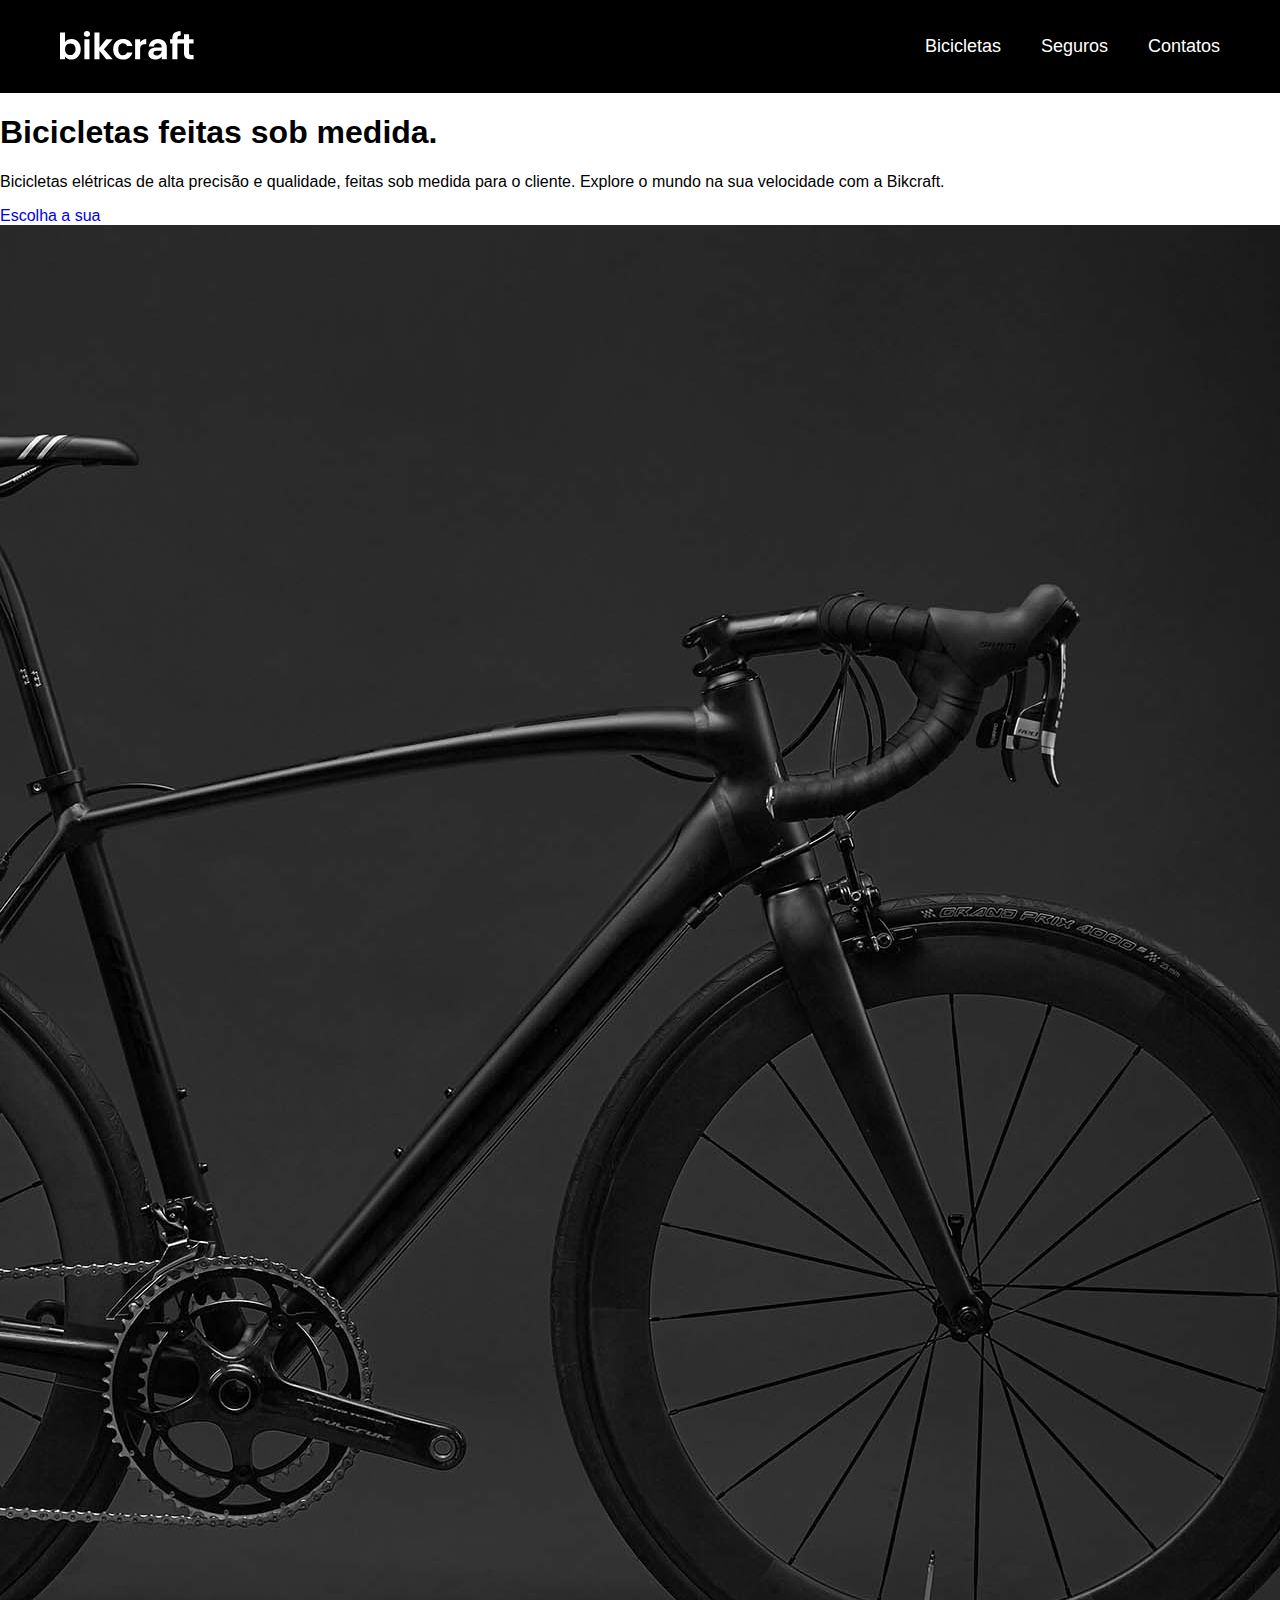
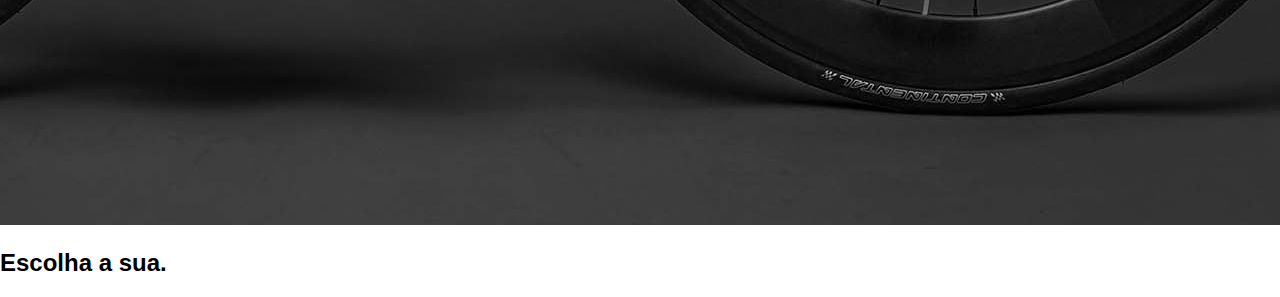
<file: index.html>
<!DOCTYPE html>
<html lang="pt-BR">

<head>
  <meta charset="UTF-8">
  <meta name="viewport" content="width=device-width, initial-scale=1.0">
  <link rel="stylesheet" href="./css/style.css">
  <title>Bikcraft - Bicicletas Elétricas</title>
  <meta name="description" content="Bicicletas elétricas de alta precisão e qualidade,  feitas sob medida para o cliente. Explore o mundo na sua velocidade com a Bikcraft.">


</head>

<body>
  <header class="header-bg">
    <div class="header">
      <a href="./"> <img src="./img/bikcraft.svg" alt="Bikcraft"></a>

      <nav aria-label="primaria">
        <ul class="header-menu font-1-m cor-0">
          <li><a href="./bicicletas.html">Bicicletas</a></li>
          <li><a href="./seguros.html">Seguros</a></li>
          <li><a href="./contatos.html">Contatos</a></li>
        </ul>
      </nav>
    </div>
  </header>

  <main class="introducao-bg">
    <div class="introducao">
      <div class="introducao-conteudo">
        <h1 class="font-1-xxl cor-0">Bicicletas feitas sob medida<span class="cor-p1">.</span></h1>
        <p class="font-2-l cor-5">Bicicletas elétricas de alta precisão e qualidade, feitas sob medida para o cliente. Explore o mundo na sua velocidade com a Bikcraft.</p>
        <a class="botao" href="./bicicletas.html">Escolha a sua</a>
      </div>
      <div>
        <img src="./img/fotos/introducao.jpg" alt="bicleta eletrica preta">
      </div>
    </div>
  </main>

  <h2 class="font-1-xxl">Escolha a sua<span class="cor-p1">.</span></h2>
</body>

</html>
</file>
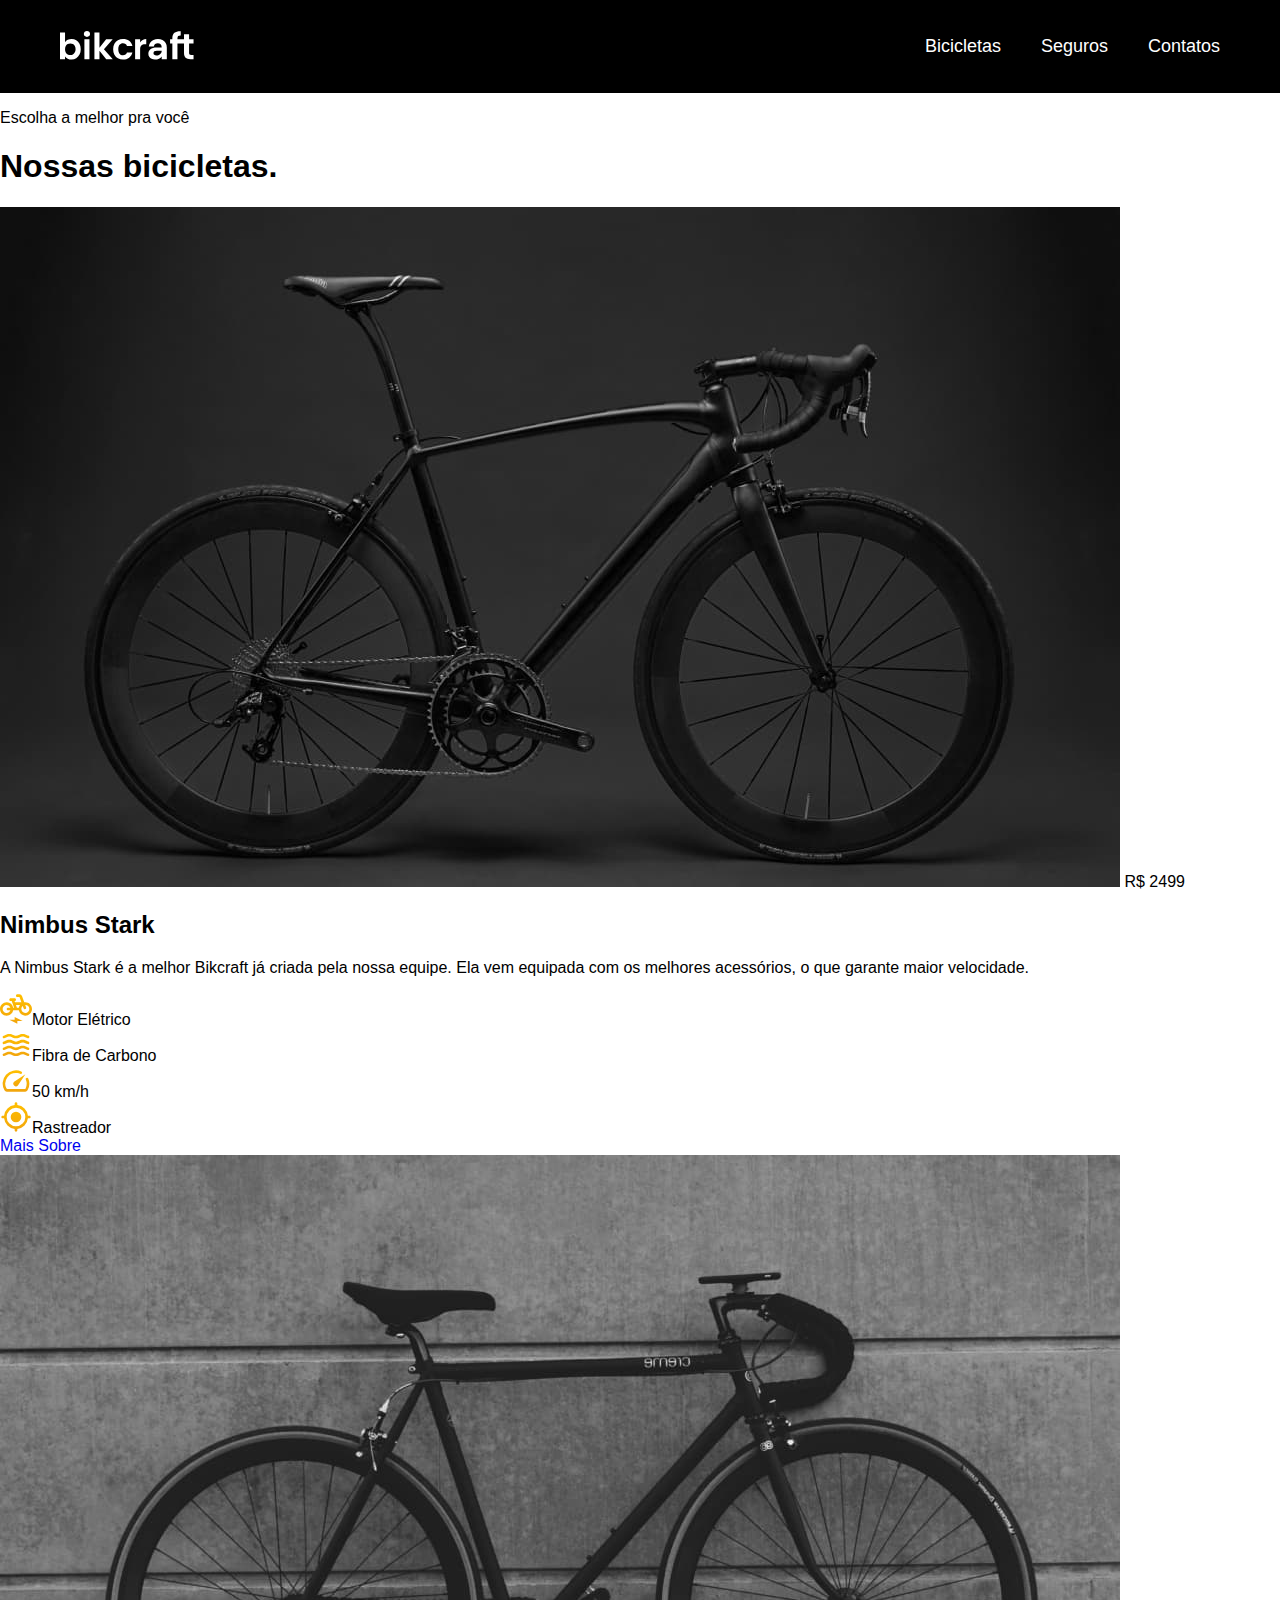
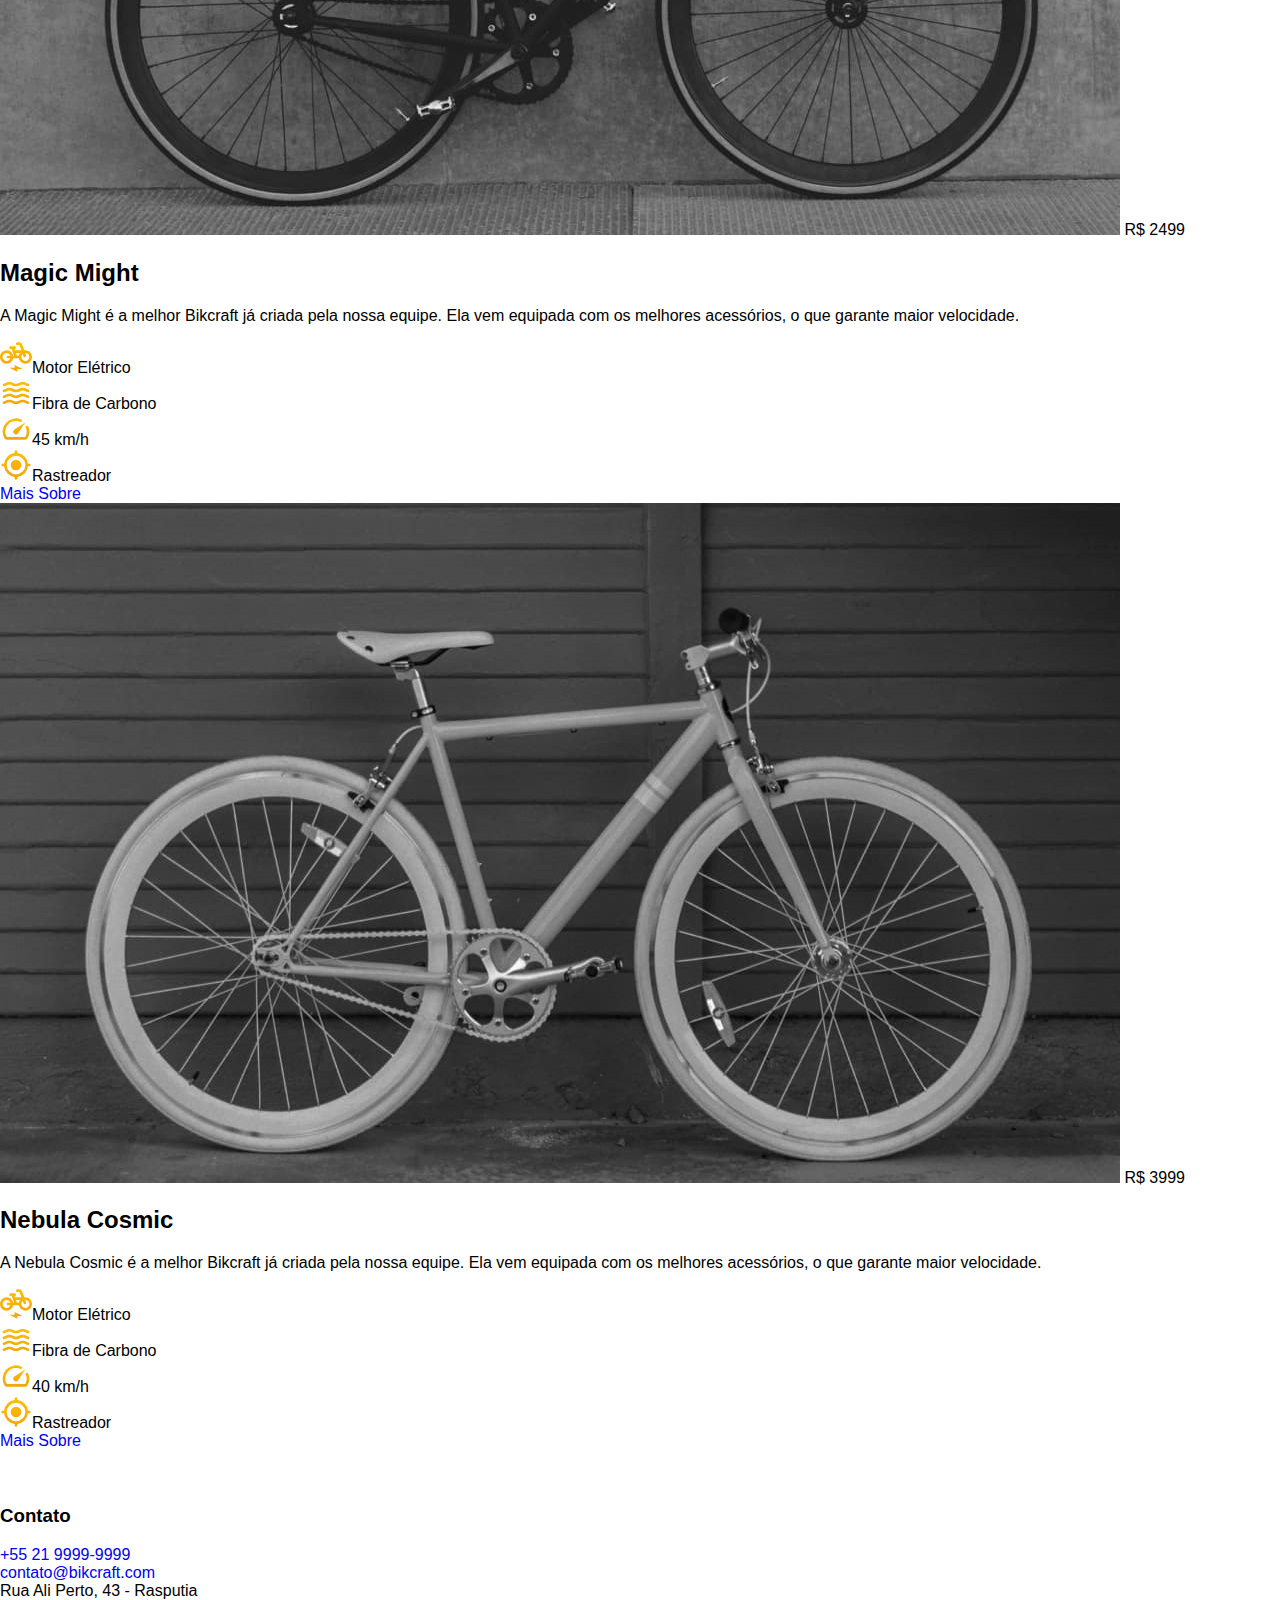
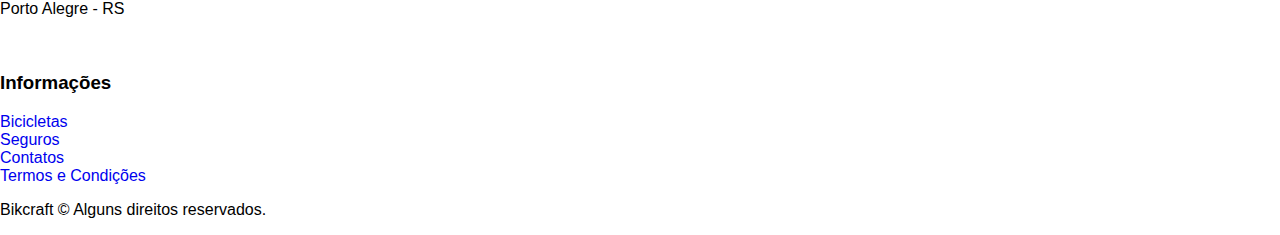
<file: bicicletas.html>
<!DOCTYPE html>
<html lang="pt-BR">

<head>
  <meta charset="UTF-8">
  <meta name="viewport" content="width=device-width, initial-scale=1.0">
  <link rel="stylesheet" href="./css/style.css">
  <title>Bicicletas - Bikcraft</title>
  <meta name="description" content="Bicicletas">


</head>

<body id="bicicletas">
  <header class="header-bg">
    <div class="header container">
      <a href="./"> <img src="./img/bikcraft.svg" alt="Bikcraft"></a>

      <nav aria-label="primaria">
        <ul class="header-menu font-1-m cor-0">
          <li><a href="./bicicletas.html">Bicicletas</a></li>
          <li><a href="./seguros.html">Seguros</a></li>
          <li><a href="./contatos.html">Contatos</a></li>
        </ul>
      </nav>
    </div>
  </header>

  <main>
    <div class="titulo-bg">
      <div class="titulo container">
        <p class="font-2-l-b cor-5">Escolha a melhor pra você</p>
        <h1 class="font-1-xxl cor-0">Nossas bicicletas<span class="cor-p1">.</span></h1>
      </div>
    </div>


    <div class="bicicletas container">
      <div class="bicicletas-imagem">
        <img src="./img/bicicletas/nimbus.jpg" alt="Bicicleta Preta">
        <span class="font-2-m cor-0">R$ 2499</span>
      </div>
      <div class="bicicletas-conteudo">
        <h2 class="font-1-xl">Nimbus Stark</h2>
        <p class="font-2-s cor-8">A Nimbus Stark é a melhor Bikcraft já criada pela nossa equipe. Ela vem equipada com os melhores acessórios, o que garante maior velocidade.</p>
        <ul class="font-1-m cor-8">
          <li>
            <img src="./img/icones/eletrica.svg" alt="">Motor Elétrico
          </li>
          <li>
            <img src="./img/icones/carbono.svg" alt="">Fibra de Carbono
          </li>
          <li>
            <img src="./img/icones/velocidade.svg" alt="">50 km/h
          </li>
          <li>
            <img src="./img/icones/rastreador.svg" alt="">Rastreador
          </li>
        </ul>
        <a class="botao seta" href="./bicicletas/nimbus.html">Mais Sobre</a>
      </div>
    </div>


    <div class="bicicletas-bg">
      <div class="bicicletas container">
        <div class="bicicletas-imagem">
          <img src="./img/bicicletas/magic.jpg" alt="Bicicleta Magic">
          <span class="font-2-m cor-0">R$ 2499</span>
        </div>
        <div class="bicicletas-conteudo">
          <h2 class="font-1-xl cor-0">Magic Might</h2>
          <p class="font-2-s cor-5">A Magic Might é a melhor Bikcraft já criada pela nossa equipe. Ela vem equipada com os melhores acessórios, o que garante maior velocidade.</p>
          <ul class="font-1-m cor-5">
            <li>
              <img src="./img/icones/eletrica.svg" alt="">Motor Elétrico
            </li>
            <li>
              <img src="./img/icones/carbono.svg" alt="">Fibra de Carbono
            </li>
            <li>
              <img src="./img/icones/velocidade.svg" alt="">45 km/h
            </li>
            <li>
              <img src="./img/icones/rastreador.svg" alt="">Rastreador
            </li>
          </ul>
          <a class="botao seta" href="./bicicletas/magic.html">Mais Sobre</a>
        </div>
      </div>
    </div>

    <div class="bicicletas container">
      <div class="bicicletas-imagem">
        <img src="./img/bicicletas/nebula.jpg" alt="Bicicleta Nebula">
        <span class="font-2-m cor-0">R$ 3999</span>
      </div>
      <div class="bicicletas-conteudo">
        <h2 class="font-1-xl">Nebula Cosmic</h2>
        <p class="font-2-s cor-8">A Nebula Cosmic é a melhor Bikcraft já criada pela nossa equipe. Ela vem equipada com os melhores acessórios, o que garante maior velocidade.</p>
        <ul class="font-1-m cor-8">
          <li>
            <img src="./img/icones/eletrica.svg" alt="">Motor Elétrico
          </li>
          <li>
            <img src="./img/icones/carbono.svg" alt="">Fibra de Carbono
          </li>
          <li>
            <img src="./img/icones/velocidade.svg" alt="">40 km/h
          </li>
          <li>
            <img src="./img/icones/rastreador.svg" alt="">Rastreador
          </li>
        </ul>
        <a class="botao seta" href="./bicicletas/nebula.html">Mais Sobre</a>
      </div>
    </div>
  </main>

  <footer class="footer-bg">
    <div class="footer container">
      <img src="./img/bikcraft.svg" alt="Bikcraft">
      <div class="footer-contato">
        <h3 class="font-2-l-b cor-0">Contato</h3>
        <ul class="font-2-m cor-5">
          <li><a href="tel:+552199999999">+55 21 9999-9999</a></li>
          <li><a href="mailto:contato@bikcraft.com">contato@bikcraft.com</a></li>
          <li>Rua Ali Perto, 43 - Rasputia</li>
          <li>Porto Alegre - RS</li>
          <ul>
            <div class="footer-rede">
              <a href="./">
                <img src="./img/redes/instagram.svg" alt="Instagram"></a>
              <a href="./">
                <img src="./img/redes/facebook.svg" alt="Facebook"></a>
              <a href="./">
                <img src="./img/redes/youtube.svg" alt="Youtube"></a>
            </div>
          </ul>
        </ul>
      </div>
      <div class="footer-informacoes">
        <h3 class="font-2-l-b cor-0">Informações</h3>
        <nav>
          <ul class="font-1-m cor-5">
            <li><a href="./bicicletas.html">Bicicletas</a></li>
            <li><a href="./seguros.html">Seguros</a></li>
            <li><a href="./contatos.html">Contatos</a></li>
            <li><a href="./termos.html">Termos e Condições</a></li>
          </ul>
        </nav>
      </div>
      <p class="footer-copy font-2-m cor-6">Bikcraft © Alguns direitos reservados.</p>
    </div>
  </footer>
</body>

</html>
</file>
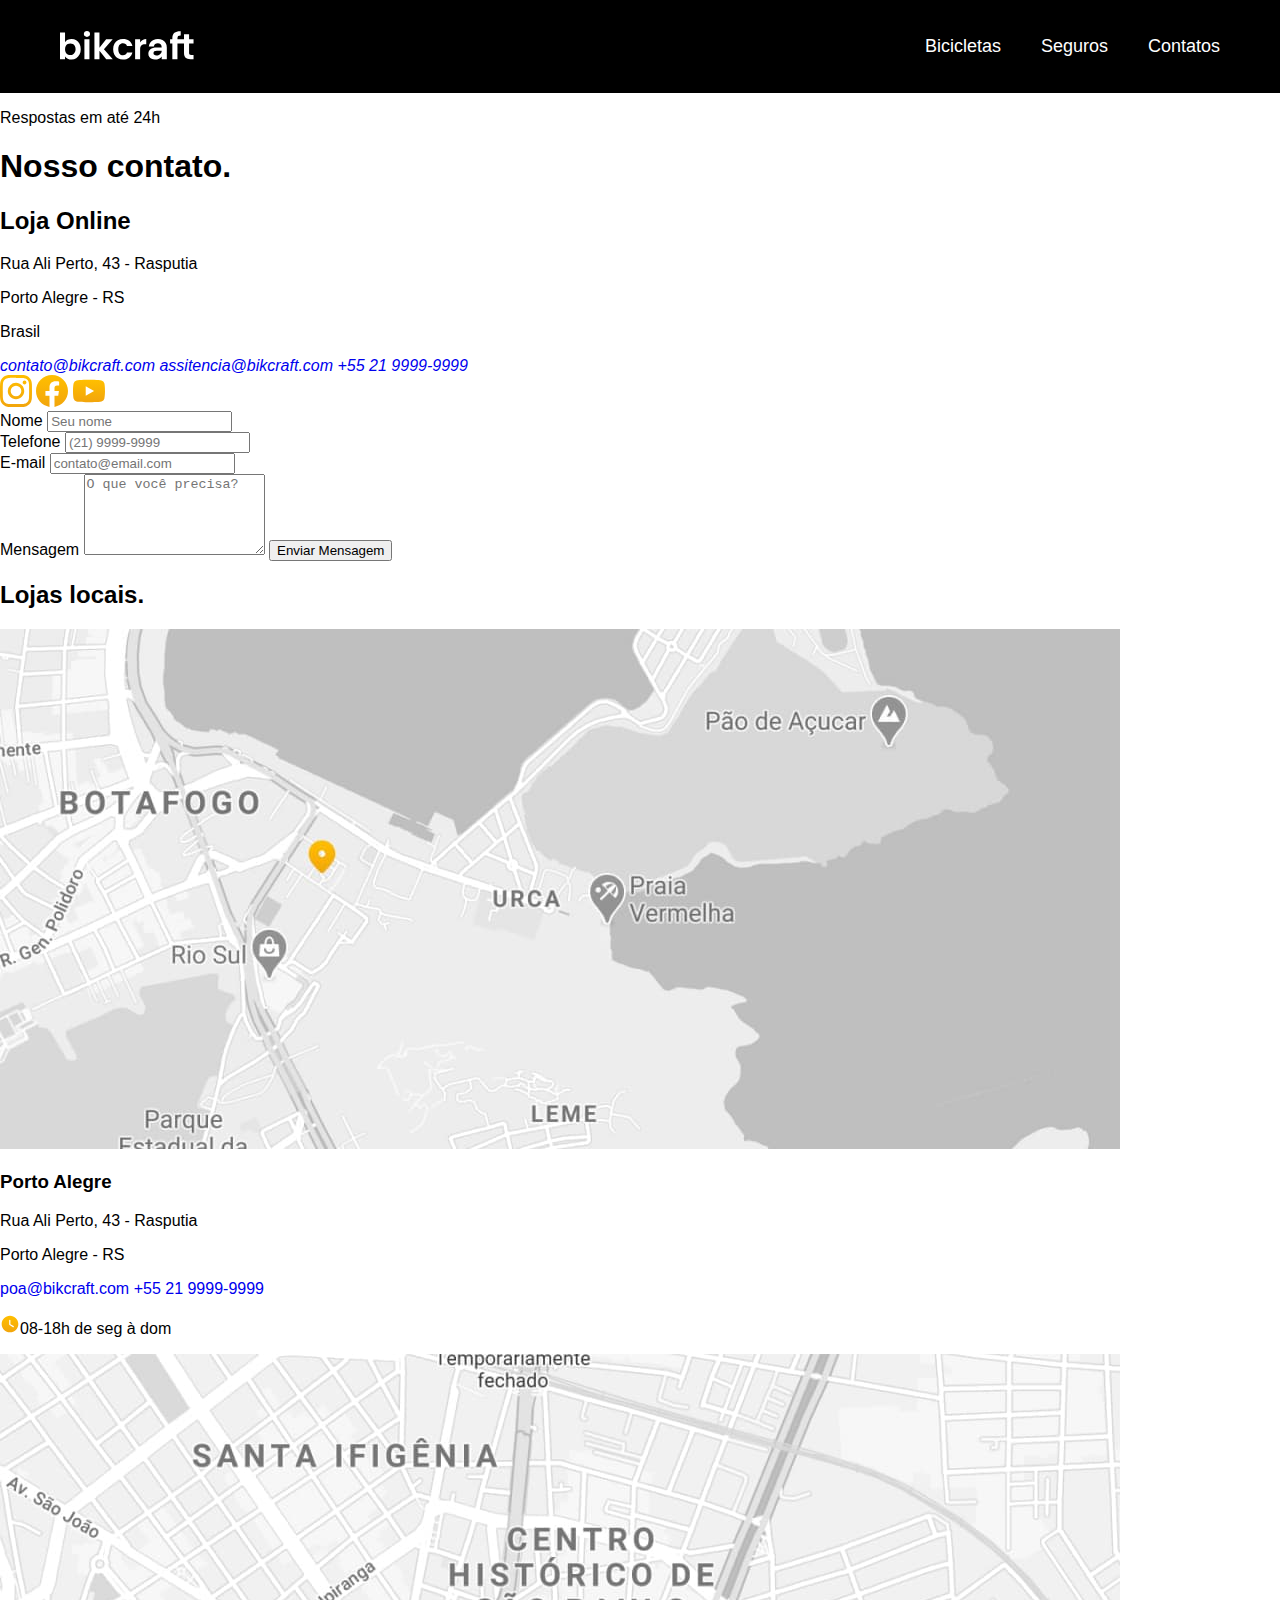
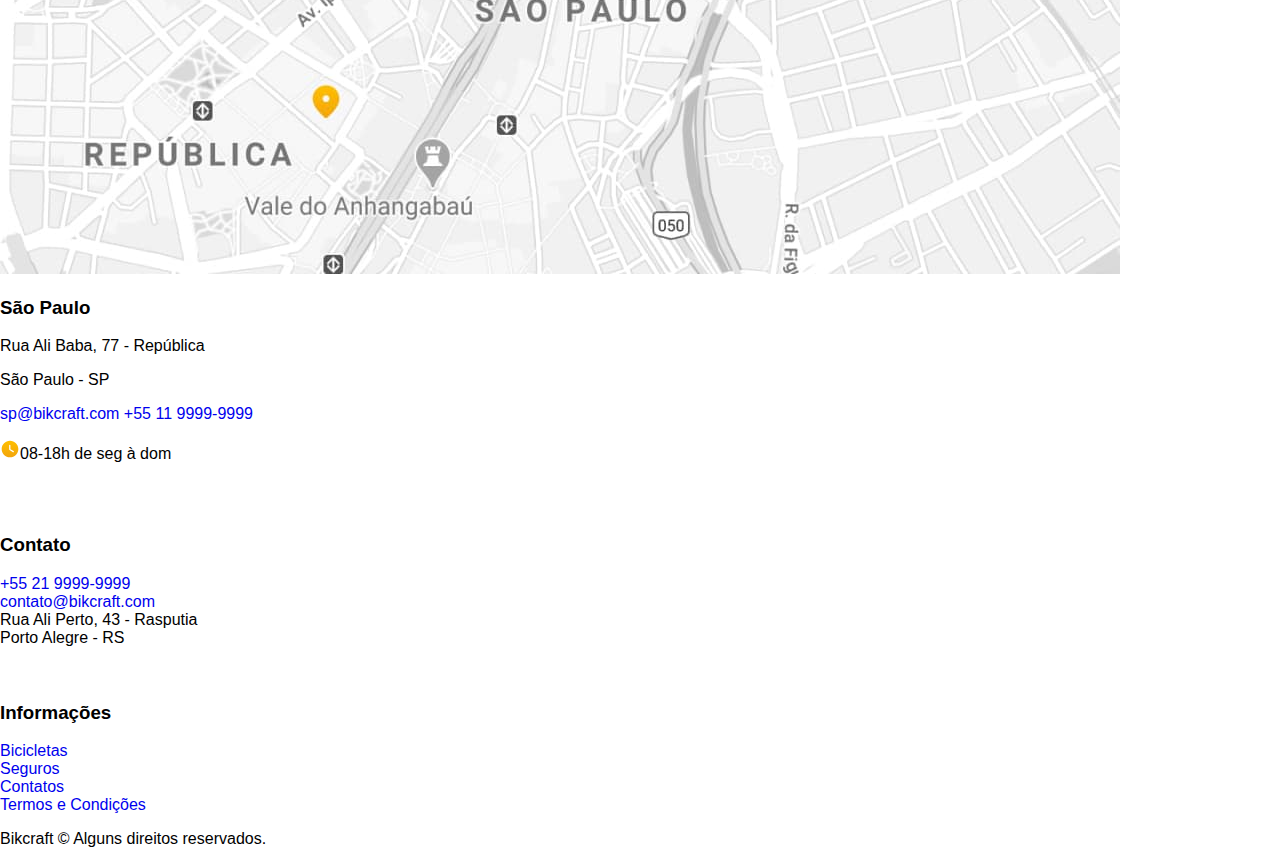
<file: contato.html>
<!DOCTYPE html>
<html lang="pt-BR">

<head>
  <meta charset="UTF-8">
  <meta name="viewport" content="width=device-width, initial-scale=1.0">
  <link rel="stylesheet" href="./css/style.css">
  <title>Contato - Bikcraft</title>
  <meta name="description" content="Contato">


</head>

<body id="contato">
  <header class="header-bg">
    <div class="header container">
      <a href="./"> <img src="./img/bikcraft.svg" alt="Bikcraft"></a>

      <nav aria-label="primaria">
        <ul class="header-menu font-1-m cor-0">
          <li><a href="./bicicletas.html">Bicicletas</a></li>
          <li><a href="./seguros.html">Seguros</a></li>
          <li><a href="./contatos.html">Contatos</a></li>
        </ul>
      </nav>
    </div>
  </header>

  <main>
    <div class="titulo-bg">
      <div class="titulo container">
        <p class="font-2-l-b cor-5">Respostas em até 24h</p>
        <h1 class="font-1-xxl cor-0">Nosso contato<span class="cor-p1">.</span></h1>
      </div>
    </div>

    <div class="contato container">
      <section class="contato-dados" aria-label="Endereço">
        <h2 class="font-1-m cor-0">Loja Online</h2>
        <div class="contato-endereco font-2-s cor-4">
          <p>Rua Ali Perto, 43 - Rasputia</p>
          <p>Porto Alegre - RS</p>
          <p>Brasil</p>
        </div>
        <address class="contato-meios font-2-s cor-4">
          <a href="mailto:contato@bikcraft.com">contato@bikcraft.com</a>
          <a href="mailto:assitencia@bikcraft.com">assitencia@bikcraft.com</a>
          <a href="tel:+552199999999">+55 21 9999-9999</a>
        </address>
        <div class="contato-redes">
          <a href="./">
            <img src="./img/redes/instagram-p.svg" alt="Instagram"></a>
          <a href="./">
            <img src="./img/redes/facebook-p.svg" alt="Facebook"></a>
          <a href="./">
            <img src="./img/redes/youtube-p.svg" alt="Youtube"></a>
        </div>
      </section>
      <section class="contato-formulario" aria-label="Formulário">
        <form class="form" action="./contato.html">
          <div>
            <label for="nome">Nome</label>
            <input type="text" id="nome" name="nome" placeholder="Seu nome">
          </div>
          <div>
            <label for="telefone">Telefone</label>
            <input type="text" id="telefone" name="telefone" placeholder="(21) 9999-9999">
          </div>
          <div class="col-2">
            <label for="email">E-mail</label>
            <input type="email" id="email" name="email" placeholder="contato@email.com">
          </div>
          <div class="col-2">
            <label for="mensagem">Mensagem</label>
            <textarea rows="5" id="mensagem" name="mensagem" placeholder="O que você precisa?"></textarea>
            <button class="botao col-2">Enviar Mensagem</button>
          </div>
        </form>
      </section>
    </div>
  </main>

  <article class="lojas container">
    <h2 class="font-1-xxl">Lojas locais<span class="cor-p1">.</span></h2>
    <div class="lojas-item">
      <img src="./img/lojas/rj.jpg" alt="mapa marcando o endereco em Rua Ali Perto, 43 - Rasputia, Porto Alegre - RS">

      <div class="lojas-conteudo">
        <h3 class="font-1-xl">Porto Alegre</h3>
        <div class="lojas-dados font-2-s cor-8">
          <p>Rua Ali Perto, 43 - Rasputia</p>
          <p>Porto Alegre - RS</p>
        </div>
        <div class="lojas-dados font-2-s cor-8">
          <a href="mailto:poa@bikcraft.com">poa@bikcraft.com</a>
          <a href="tel:+552199999999">+55 21 9999-9999</a>
        </div>
        <p class="lojas-tempo font-1-s"><img src="./img/icones/horario.svg" alt="">08-18h de seg à dom</p>
      </div>
    </div>


    <div class="lojas-item">
      <img src="./img/lojas/sp.jpg" alt="mapa marcando o endereco em Rua Ali Baba, 77 - Republica, Sao Paulo - SP">

      <div class="lojas-conteudo">
        <h3 class="font-1-xl">São Paulo</h3>
        <div class="lojas-dados font-2-s cor-8">
          <p>Rua Ali Baba, 77 - República</p>
          <p>São Paulo - SP</p>
        </div>
        <div class="lojas-dados font-2-s cor-8">
          <a href="mailto:sp@bikcraft.com">sp@bikcraft.com</a>
          <a href="tel:+551199999999">+55 11 9999-9999</a>
        </div>
        <p class="lojas-tempo font-1-s"><img src="./img/icones/horario.svg" alt="">08-18h de seg à dom</p>
      </div>
    </div>
  </article>

  <footer class="footer-bg">
    <div class="footer container">
      <img src="./img/bikcraft.svg" alt="Bikcraft">
      <div class="footer-contato">
        <h3 class="font-2-l-b cor-0">Contato</h3>
        <ul class="font-2-m cor-5">
          <li><a href="tel:+552199999999">+55 21 9999-9999</a></li>
          <li><a href="mailto:contato@bikcraft.com">contato@bikcraft.com</a></li>
          <li>Rua Ali Perto, 43 - Rasputia</li>
          <li>Porto Alegre - RS</li>
          <ul>
            <div class="footer-rede">
              <a href="./">
                <img src="./img/redes/instagram.svg" alt="Instagram"></a>
              <a href="./">
                <img src="./img/redes/facebook.svg" alt="Facebook"></a>
              <a href="./">
                <img src="./img/redes/youtube.svg" alt="Youtube"></a>
            </div>
          </ul>
        </ul>
      </div>
      <div class="footer-informacoes">
        <h3 class="font-2-l-b cor-0">Informações</h3>
        <nav>
          <ul class="font-1-m cor-5">
            <li><a href="./bicicletas.html">Bicicletas</a></li>
            <li><a href="./seguros.html">Seguros</a></li>
            <li><a href="./contatos.html">Contatos</a></li>
            <li><a href="./termos.html">Termos e Condições</a></li>
          </ul>
        </nav>
      </div>
      <p class="footer-copy font-2-m cor-6">Bikcraft © Alguns direitos reservados.</p>
    </div>
  </footer>
</body>

</html>
</file>
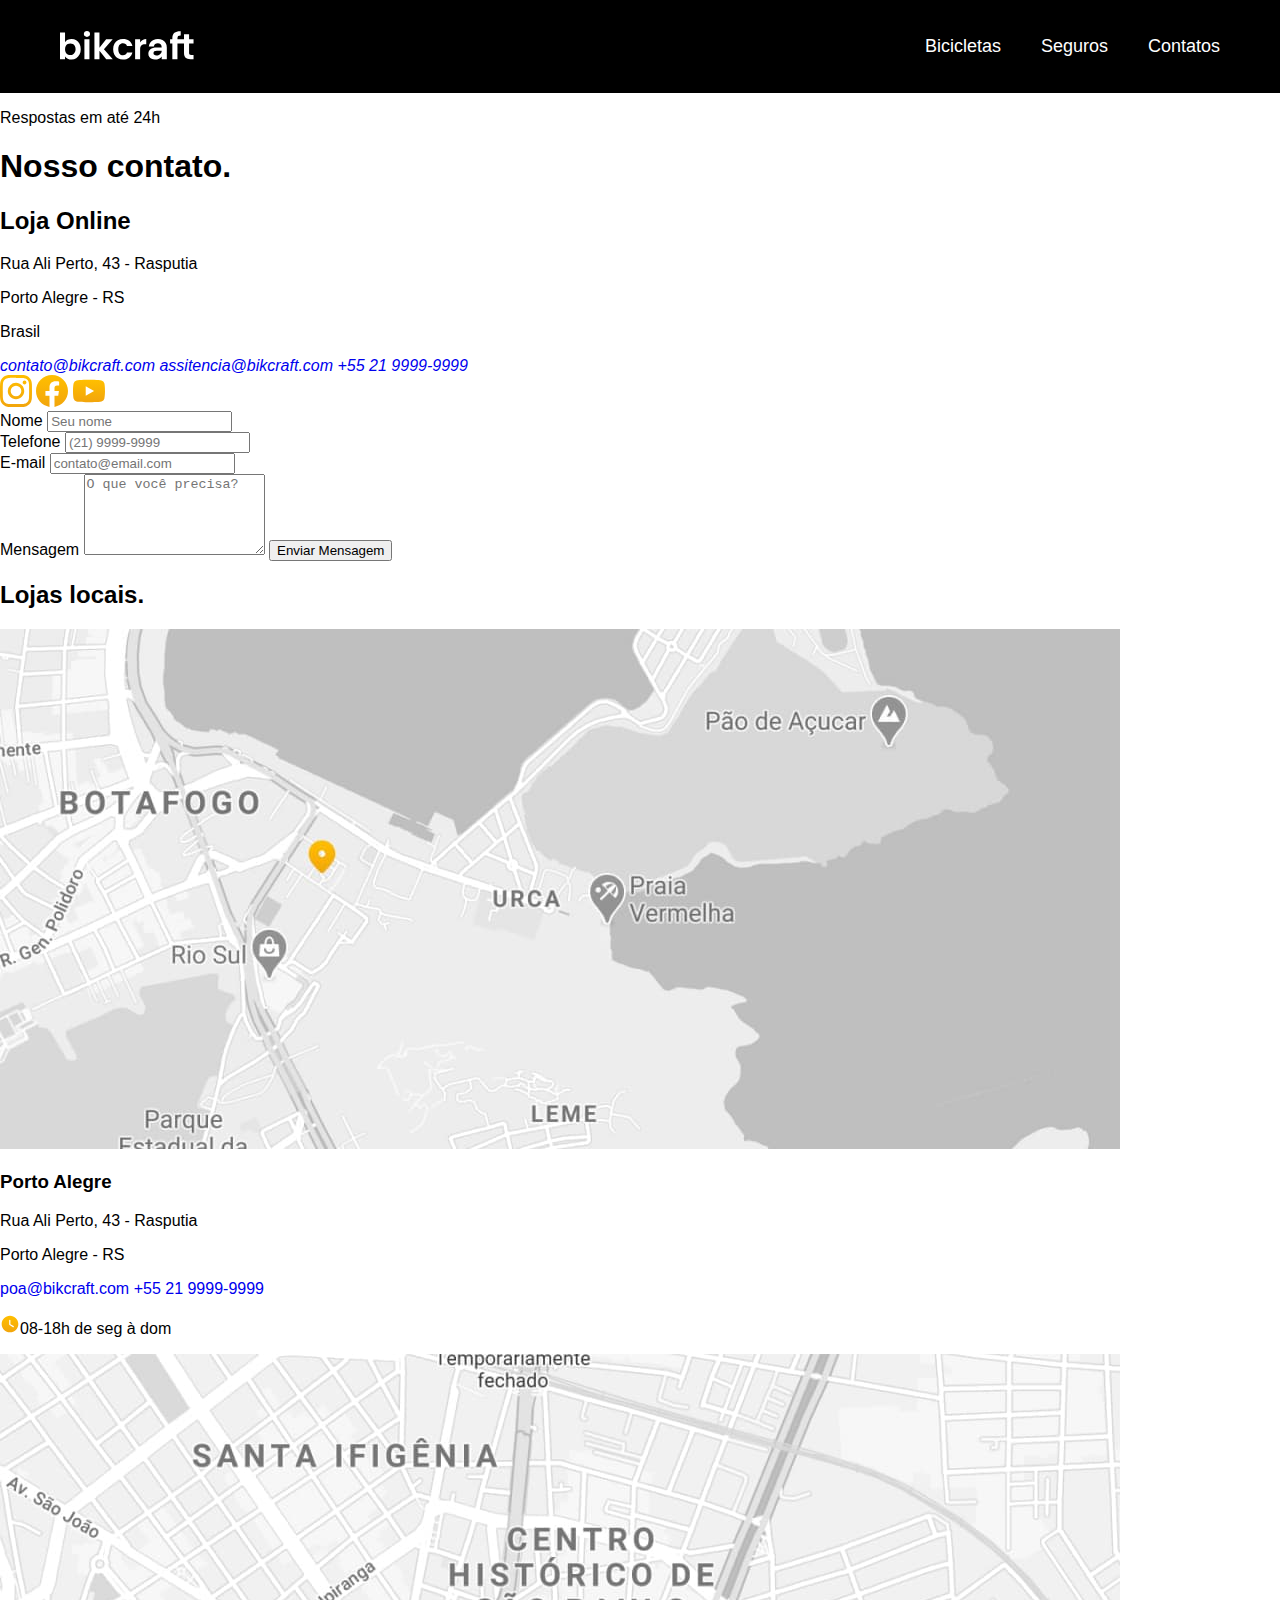
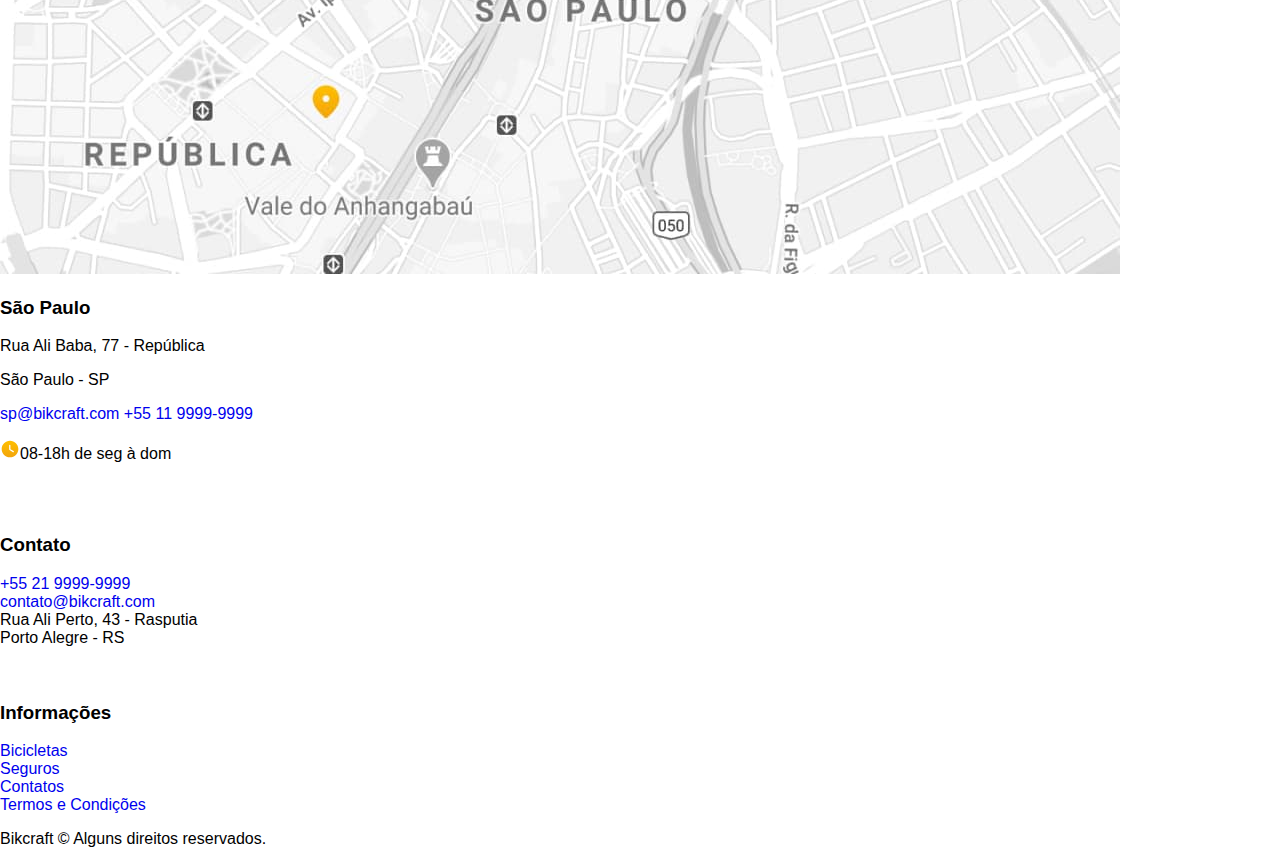
<file: contatos.html>
<!DOCTYPE html>
<html lang="pt-BR">

<head>
  <meta charset="UTF-8">
  <meta name="viewport" content="width=device-width, initial-scale=1.0">
  <link rel="preload" href="./css/style.css" as="style">
  <link rel="stylesheet" href="./css/style.css">
  <title>Contato - Bikcraft</title>
  <meta name="description" content="Contato">


</head>

<body id="contato">
  <header class="header-bg">
    <div class="header container">
      <a href="./"> <img src="./img/bikcraft.svg" alt="Bikcraft"></a>

      <nav aria-label="primaria">
        <ul class="header-menu font-1-m cor-0">
          <li><a href="./bicicletas.html">Bicicletas</a></li>
          <li><a href="./seguros.html">Seguros</a></li>
          <li><a href="./contatos.html">Contatos</a></li>
        </ul>
      </nav>
    </div>
  </header>

  <main>
    <div class="titulo-bg">
      <div class="titulo container">
        <p class="font-2-l-b cor-5">Respostas em até 24h</p>
        <h1 class="font-1-xxl cor-0">Nosso contato<span class="cor-p1">.</span></h1>
      </div>
    </div>

    <div class="contato container">
      <section class="contato-dados" aria-label="Endereço">
        <h2 class="font-1-m cor-0">Loja Online</h2>
        <div class="contato-endereco font-2-s cor-4">
          <p>Rua Ali Perto, 43 - Rasputia</p>
          <p>Porto Alegre - RS</p>
          <p>Brasil</p>
        </div>
        <address class="contato-meios font-2-s cor-4">
          <a href="mailto:contato@bikcraft.com">contato@bikcraft.com</a>
          <a href="mailto:assitencia@bikcraft.com">assitencia@bikcraft.com</a>
          <a href="tel:+552199999999">+55 21 9999-9999</a>
        </address>
        <div class="contato-redes">
          <a href="./">
            <img src="./img/redes/instagram-p.svg" alt="Instagram"></a>
          <a href="./">
            <img src="./img/redes/facebook-p.svg" alt="Facebook"></a>
          <a href="./">
            <img src="./img/redes/youtube-p.svg" alt="Youtube"></a>
        </div>
      </section>
      <section class="contato-formulario" aria-label="Formulário">
        <form class="form" action="./contato.html">
          <div>
            <label for="nome">Nome</label>
            <input type="text" id="nome" name="nome" placeholder="Seu nome">
          </div>
          <div>
            <label for="telefone">Telefone</label>
            <input type="text" id="telefone" name="telefone" placeholder="(21) 9999-9999">
          </div>
          <div class="col-2">
            <label for="email">E-mail</label>
            <input type="email" id="email" name="email" placeholder="contato@email.com">
          </div>
          <div class="col-2">
            <label for="mensagem">Mensagem</label>
            <textarea rows="5" id="mensagem" name="mensagem" placeholder="O que você precisa?"></textarea>
            <button class="botao col-2">Enviar Mensagem</button>
          </div>
        </form>
      </section>
    </div>
  </main>

  <article class="lojas container">
    <h2 class="font-1-xxl">Lojas locais<span class="cor-p1">.</span></h2>
    <div class="lojas-item">
      <img src="./img/lojas/rj.jpg" alt="mapa marcando o endereco em Rua Ali Perto, 43 - Rasputia, Porto Alegre - RS">

      <div class="lojas-conteudo">
        <h3 class="font-1-xl">Porto Alegre</h3>
        <div class="lojas-dados font-2-s cor-8">
          <p>Rua Ali Perto, 43 - Rasputia</p>
          <p>Porto Alegre - RS</p>
        </div>
        <div class="lojas-dados font-2-s cor-8">
          <a href="mailto:poa@bikcraft.com">poa@bikcraft.com</a>
          <a href="tel:+552199999999">+55 21 9999-9999</a>
        </div>
        <p class="lojas-tempo font-1-s"><img src="./img/icones/horario.svg" alt="">08-18h de seg à dom</p>
      </div>
    </div>


    <div class="lojas-item">
      <img src="./img/lojas/sp.jpg" alt="mapa marcando o endereco em Rua Ali Baba, 77 - Republica, Sao Paulo - SP">

      <div class="lojas-conteudo">
        <h3 class="font-1-xl">São Paulo</h3>
        <div class="lojas-dados font-2-s cor-8">
          <p>Rua Ali Baba, 77 - República</p>
          <p>São Paulo - SP</p>
        </div>
        <div class="lojas-dados font-2-s cor-8">
          <a href="mailto:sp@bikcraft.com">sp@bikcraft.com</a>
          <a href="tel:+551199999999">+55 11 9999-9999</a>
        </div>
        <p class="lojas-tempo font-1-s"><img src="./img/icones/horario.svg" alt="">08-18h de seg à dom</p>
      </div>
    </div>
  </article>

  <footer class="footer-bg">
    <div class="footer container">
      <img src="./img/bikcraft.svg" alt="Bikcraft">
      <div class="footer-contato">
        <h3 class="font-2-l-b cor-0">Contato</h3>
        <ul class="font-2-m cor-5">
          <li><a href="tel:+552199999999">+55 21 9999-9999</a></li>
          <li><a href="mailto:contato@bikcraft.com">contato@bikcraft.com</a></li>
          <li>Rua Ali Perto, 43 - Rasputia</li>
          <li>Porto Alegre - RS</li>
          <ul>
            <div class="footer-rede">
              <a href="./">
                <img src="./img/redes/instagram.svg" alt="Instagram"></a>
              <a href="./">
                <img src="./img/redes/facebook.svg" alt="Facebook"></a>
              <a href="./">
                <img src="./img/redes/youtube.svg" alt="Youtube"></a>
            </div>
          </ul>
        </ul>
      </div>
      <div class="footer-informacoes">
        <h3 class="font-2-l-b cor-0">Informações</h3>
        <nav>
          <ul class="font-1-m cor-5">
            <li><a href="./bicicletas.html">Bicicletas</a></li>
            <li><a href="./seguros.html">Seguros</a></li>
            <li><a href="./contatos.html">Contatos</a></li>
            <li><a href="./termos.html">Termos e Condições</a></li>
          </ul>
        </nav>
      </div>
      <p class="footer-copy font-2-m cor-6">Bikcraft © Alguns direitos reservados.</p>
    </div>
  </footer>
</body>

</html>
</file>
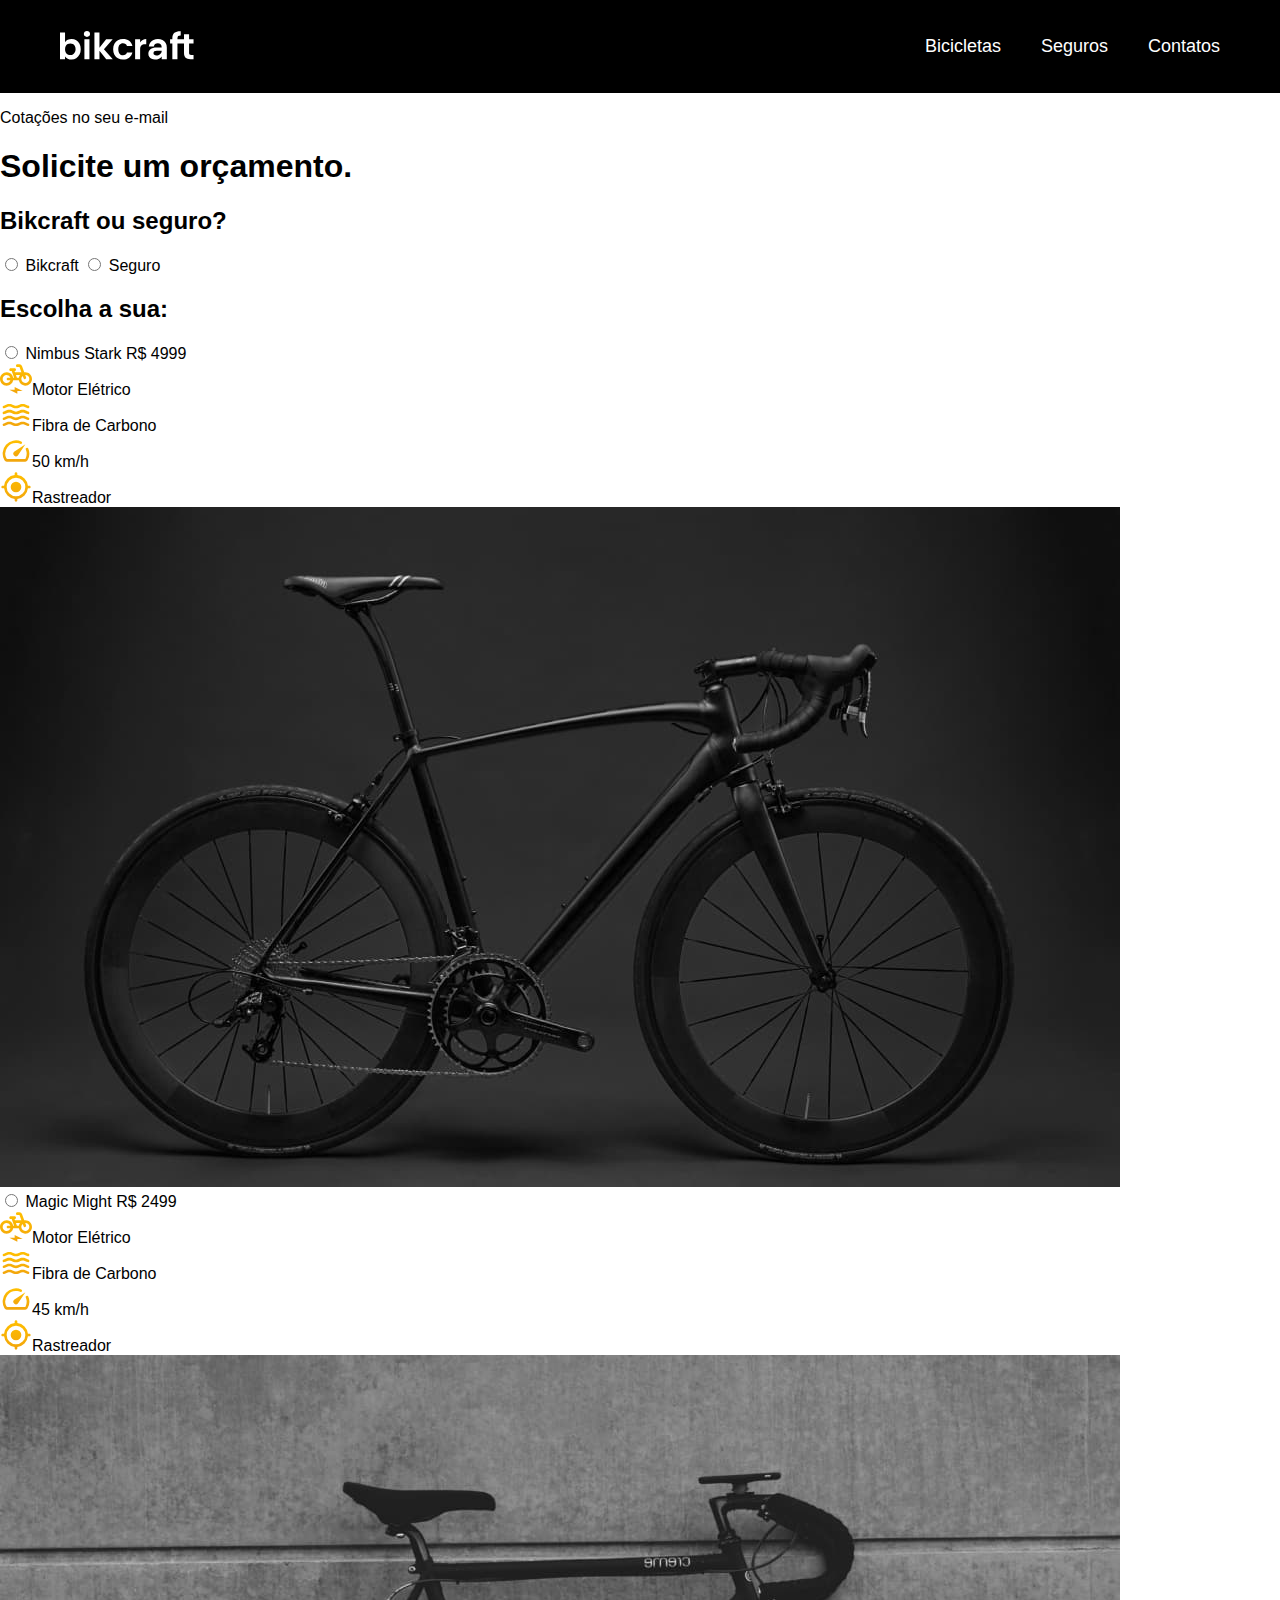
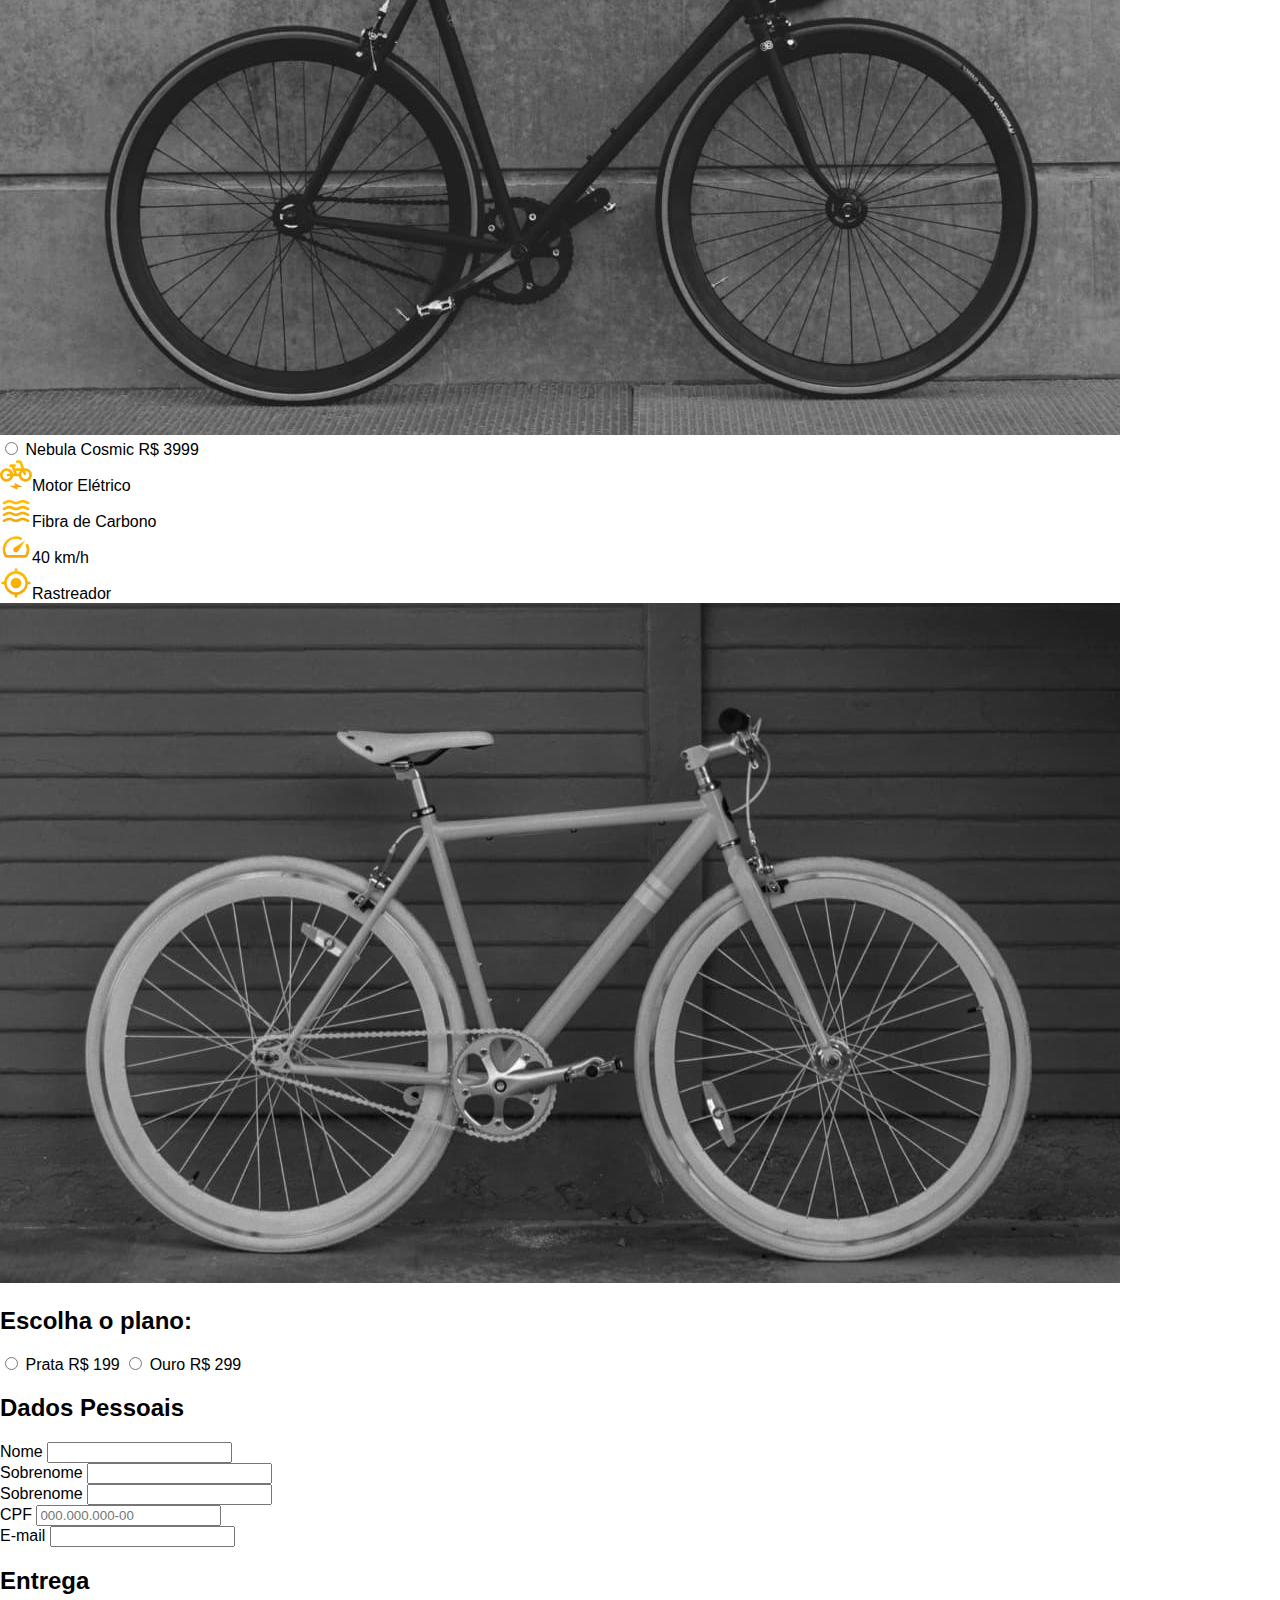
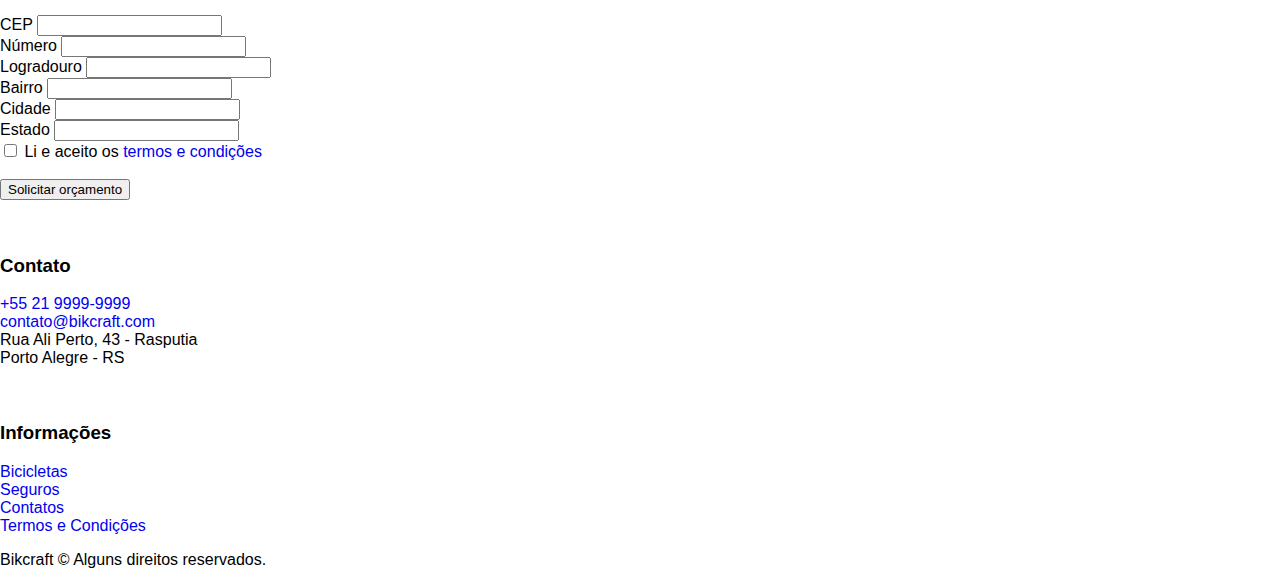
<file: orcamento.html>
<!DOCTYPE html>
<html lang="pt-BR">

<head>
  <meta charset="UTF-8">
  <meta name="viewport" content="width=device-width, initial-scale=1.0">
  <link rel="preload" href="./css/style.css" as="style">
  <link rel="stylesheet" href="./css/style.css">
  <title>Orçamento - Bikcraft</title>
  <meta name="description" content="Orçamento">


</head>

<body id="orcamento">
  <header class="header-bg">
    <div class="header container">
      <a href="./"> <img src="./img/bikcraft.svg" alt="Bikcraft"></a>

      <nav aria-label="primaria">
        <ul class="header-menu font-1-m cor-0">
          <li><a href="./bicicletas.html">Bicicletas</a></li>
          <li><a href="./seguros.html">Seguros</a></li>
          <li><a href="./contatos.html">Contatos</a></li>
        </ul>
      </nav>
    </div>
  </header>

  <main>
    <div class="titulo-bg">
      <div class="titulo container">
        <p class="font-2-l-b cor-5">Cotações no seu e-mail</p>
        <h1 class="font-1-xxl cor-0">Solicite um orçamento<span class="cor-p1">.</span></h1>
      </div>
    </div>

    <form class="orcamento container" action="./">
      <div class="orcamento-produto">
        <h2 class="font-1-xs cor-5">Bikcraft ou seguro?</h2>

        <input type="radio" name="tipo" value="bikcraft" id="bikcraft">
        <label for="bikcraft">Bikcraft</label>

        <input type="radio" name="tipo" value="seguro" id="seguro">
        <label for="seguro">Seguro</label>

        <div class="orcamento-conteudo" id="orcamento-bikcraft">
          <h2 class="font-1-xs cor-5">Escolha a sua:</h2>

          <input type="radio" name="produto" value="nimbus" id="nimbus">
          <label for="nimbus">Nimbus Stark <span>R$ 4999</span></label>
          <div class="orcamento-detalhes">
            <ul class="font-1-xs cor-8">
              <li><img src="./img/icones/eletrica.svg" alt="">Motor Elétrico</li>
              <li><img src="./img/icones/carbono.svg" alt="">Fibra de Carbono</li>
              <li><img src="./img/icones/velocidade.svg" alt="">50 km/h</li>
              <li><img src="./img/icones/rastreador.svg" alt="">Rastreador</li>
            </ul>
            <img src="./img/bicicletas/nimbus.jpg" alt="bicicleta preta">
          </div>

          <input type="radio" name="produto" value="magic" id="magic">
          <label for="magic">Magic Might <span>R$ 2499</span></label>
          <div class="orcamento-detalhes">
            <ul class="font-1-xs cor-8">
              <li><img src="./img/icones/eletrica.svg" alt="">Motor Elétrico</li>
              <li><img src="./img/icones/carbono.svg" alt="">Fibra de Carbono</li>
              <li><img src="./img/icones/velocidade.svg" alt="">45 km/h</li>
              <li><img src="./img/icones/rastreador.svg" alt="">Rastreador</li>
            </ul>
            <img src="./img/bicicletas/magic.jpg" alt="bicicleta magic">
          </div>

          <input type="radio" name="produto" value="nebula" id="nebula">
          <label for="nebula">Nebula Cosmic <span>R$ 3999</span></label>
          <div class="orcamento-detalhes">
            <ul class="font-1-xs cor-8">
              <li><img src="./img/icones/eletrica.svg" alt="">Motor Elétrico</li>
              <li><img src="./img/icones/carbono.svg" alt="">Fibra de Carbono</li>
              <li><img src="./img/icones/velocidade.svg" alt="">40 km/h</li>
              <li><img src="./img/icones/rastreador.svg" alt="">Rastreador</li>
            </ul>
            <img src="./img/bicicletas/nebula.jpg" alt="bicicleta branca">
          </div>
        </div>

        <div class="orcamento-conteudo" id="orcamento-seguro">
          <h2 class="font-1-xs cor-5">Escolha o plano:</h2>

          <input type="radio" name="produto" value="prata" id="prata">
          <label for="prata">Prata <span>R$ 199</span></label>

          <input type="radio" name="produto" value="ouro" id="ouro">
          <label for="ouro">Ouro <span>R$ 299</span></label>
        </div>
      </div>
      <div class="orcamento-dados form">
        <h2 class="font-1-xs cor-9 col-2">Dados Pessoais</h2>
        <div>
          <label for="nome">Nome</label>
          <input type="text" id="nome" name="nome">
        </div>
        <div>
          <label for="sobrenome">Sobrenome</label>
          <input type="text" id="sobrenome" name="sobrenome">
        </div>
        <div>
          <label for="sobrenome">Sobrenome</label>
          <input type="text" id="sobrenome" name="sobrenome">
        </div>
        <div class="col-2">
          <label for="cpf">CPF</label>
          <input type="text" id="cpf" name="cpf" placeholder="000.000.000-00">
        </div>
        <div class="col-2">
          <label for="email">E-mail</label>
          <input type="email" id="email" name="email">
        </div>
        <h2 class="font-1-xs cor-9 col-2">Entrega</h2>
        <div>
          <label for="cep">CEP</label>
          <input type="text" id="cep" name="cep">
        </div>
        <div>
          <label for="numero">Número</label>
          <input type="text" id="numero" name="numero">
        </div>
        <div>
          <label for="logradouro">Logradouro</label>
          <input type="text" id="logradouro" name="logradouro">
        </div>
        <div>
          <label for="bairro">Bairro</label>
          <input type="text" id="bairro" name="bairro">
        </div>
        <div>
          <label for="cidade">Cidade</label>
          <input type="text" id="cidade" name="cidade">
        </div>
        <div>
          <label for="estado">Estado</label>
          <input type="text" id="estado" name="estado">
        </div>
        <div>
          <form id="meuFormulario">
            <label>
              <input type="checkbox" id="aceitoTermos">
              Li e aceito os <a href="termos.html" target="_blank">termos e condições</a>
            </label>
            <br><br>
          </form>

          <script>
            document.getElementById("meuFormulario").addEventListener("submit", function (event) {
              const checkbox = document.getElementById("aceitoTermos");
              if (!checkbox.checked) {
                event.preventDefault(); // impede o envio
                alert("Você precisa aceitar os termos e condições para continuar.");
              }
            });
          </script>
        </div>
        <button class="botao col-2">Solicitar orçamento</button>
      </div>
    </form>
  </main>

  <footer class="footer-bg">
    <div class="footer container">
      <img src="./img/bikcraft.svg" alt="Bikcraft">
      <div class="footer-contato">
        <h3 class="font-2-l-b cor-0">Contato</h3>
        <ul class="font-2-m cor-5">
          <li><a href="tel:+552199999999">+55 21 9999-9999</a></li>
          <li><a href="mailto:contato@bikcraft.com">contato@bikcraft.com</a></li>
          <li>Rua Ali Perto, 43 - Rasputia</li>
          <li>Porto Alegre - RS</li>
          <ul>
            <div class="footer-rede">
              <a href="./">
                <img src="./img/redes/instagram.svg" alt="Instagram"></a>
              <a href="./">
                <img src="./img/redes/facebook.svg" alt="Facebook"></a>
              <a href="./">
                <img src="./img/redes/youtube.svg" alt="Youtube"></a>
            </div>
          </ul>
        </ul>
      </div>
      <div class="footer-informacoes">
        <h3 class="font-2-l-b cor-0">Informações</h3>
        <nav>
          <ul class="font-1-m cor-5">
            <li><a href="./bicicletas.html">Bicicletas</a></li>
            <li><a href="./seguros.html">Seguros</a></li>
            <li><a href="./contatos.html">Contatos</a></li>
            <li><a href="./termos.html">Termos e Condições</a></li>
          </ul>
        </nav>
      </div>
      <p class="footer-copy font-2-m cor-6">Bikcraft © Alguns direitos reservados.</p>
    </div>
  </footer>
</body>

</html>
</file>
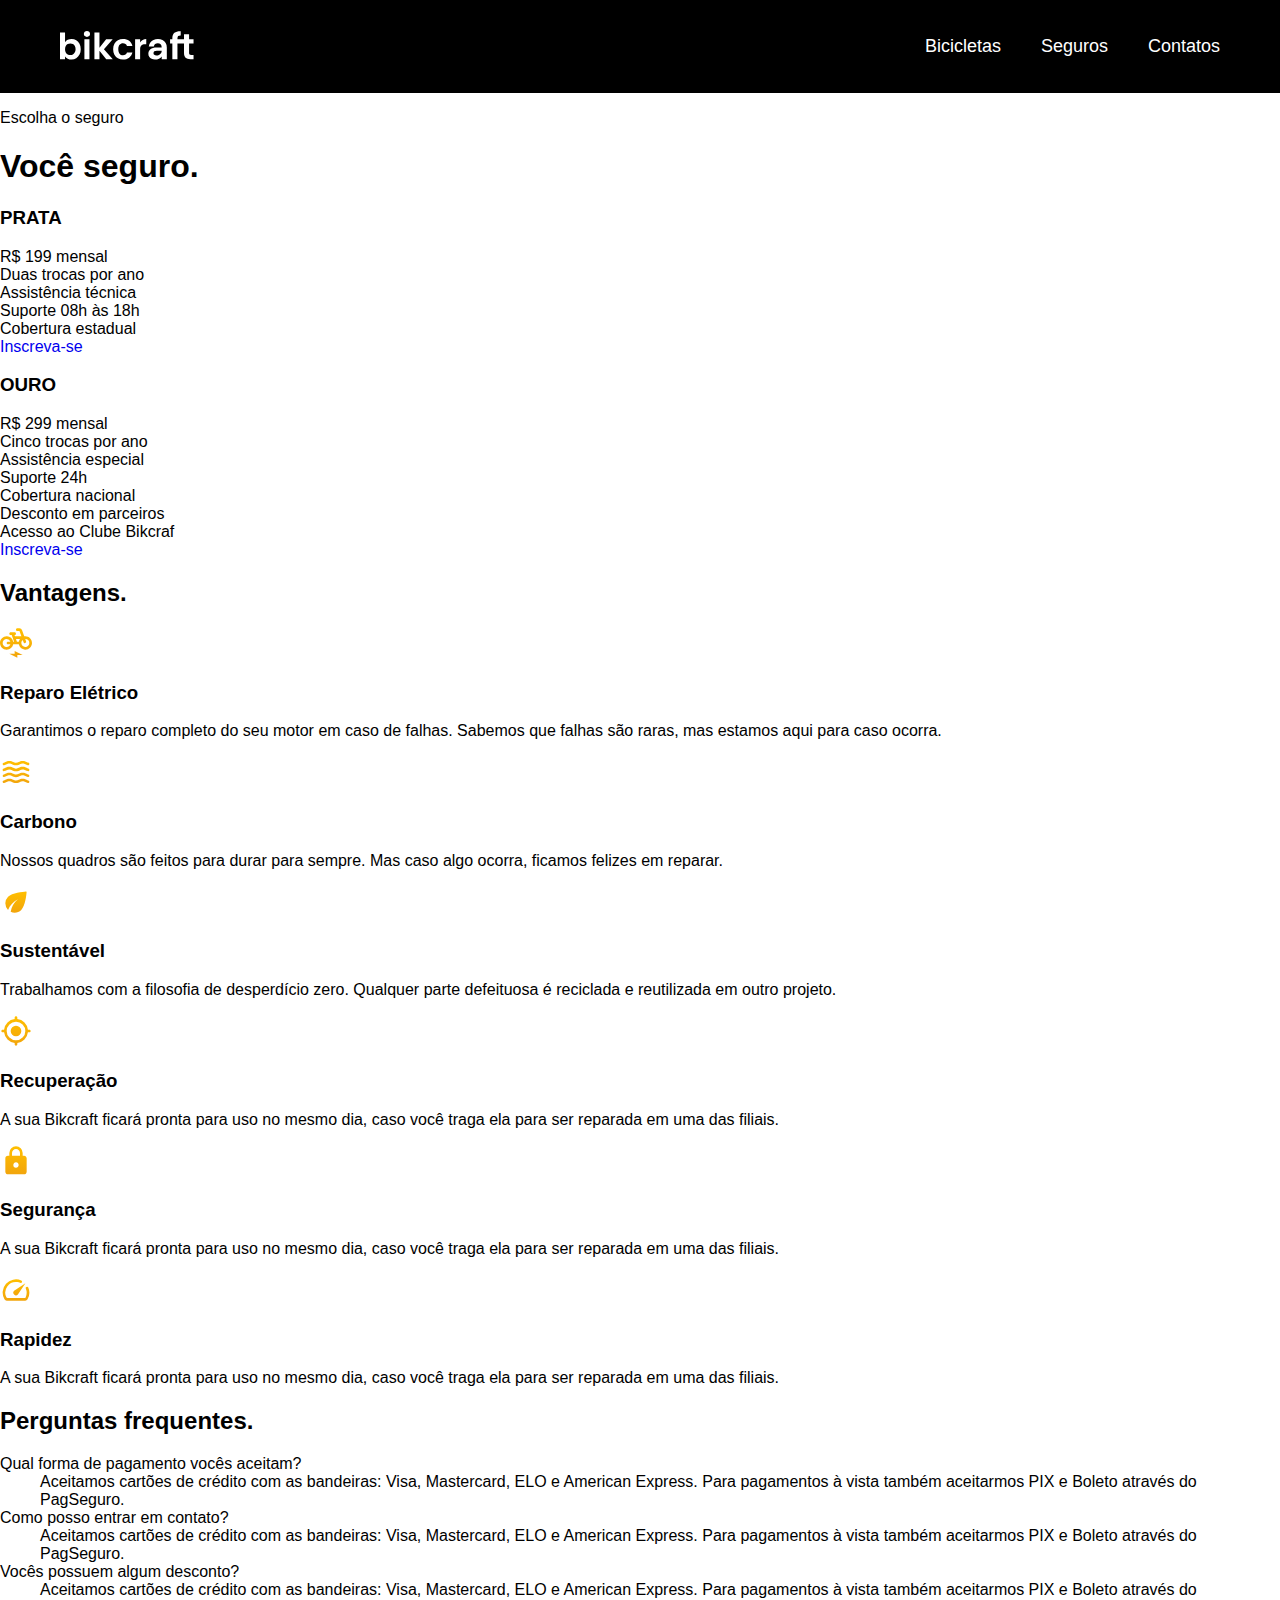
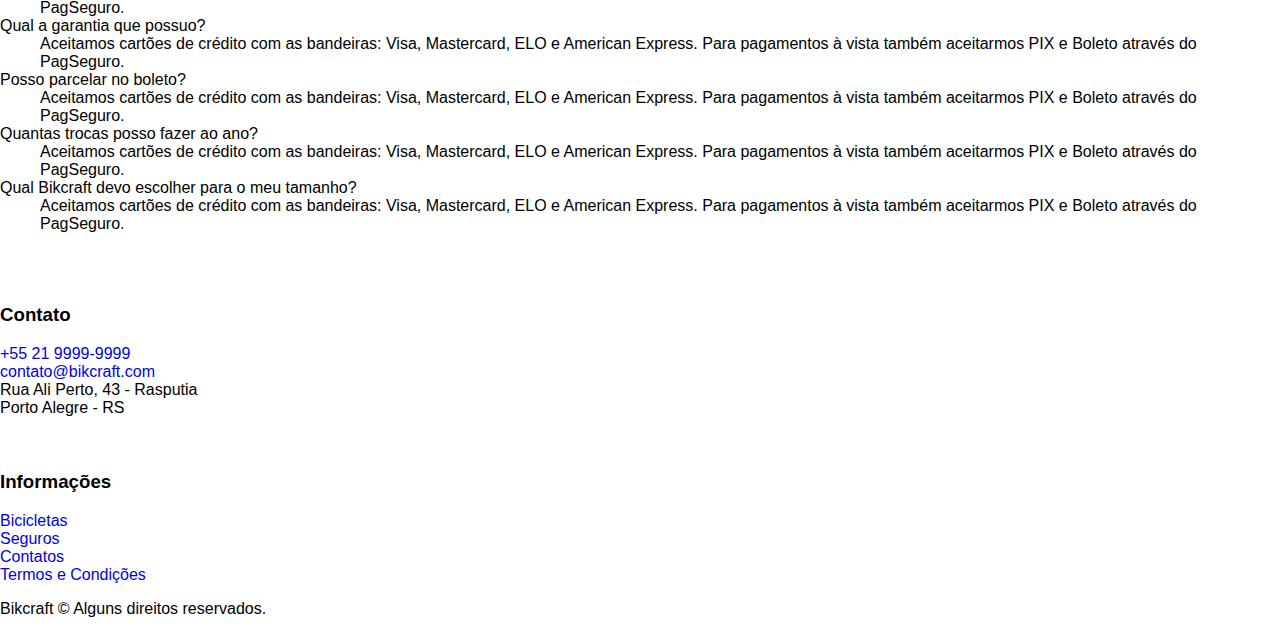
<file: seguros.html>
<!DOCTYPE html>
<html lang="pt-BR">

<head>
  <meta charset="UTF-8">
  <meta name="viewport" content="width=device-width, initial-scale=1.0">
  <link rel="stylesheet" href="./css/style.css">
  <title>Seguros - Bikcraft</title>
  <meta name="description" content="Seguros">


</head>

<body id="seguros">
  <header class="header-bg">
    <div class="header container">
      <a href="./"> <img src="./img/bikcraft.svg" alt="Bikcraft"></a>

      <nav aria-label="primaria">
        <ul class="header-menu font-1-m cor-0">
          <li><a href="./bicicletas.html">Bicicletas</a></li>
          <li><a href="./seguros.html">Seguros</a></li>
          <li><a href="./contatos.html">Contatos</a></li>
        </ul>
      </nav>
    </div>
  </header>

  <main class="seguros-bg">
    <div class="titulo-bg">
      <div class="titulo container">
        <p class="font-2-l-b cor-5">Escolha o seguro</p>
        <h1 class="font-1-xxl cor-0">Você seguro<span class="cor-p1">.</span></h1>
      </div>
    </div>

    <div class="seguros container">
      <div class="seguros-item">
        <h3 class="font-1-xl cor-6">PRATA</h3>
        <span class="font-1-xl cor-0">R$ 199 <span class="font-1-xs cor-6">mensal</span></span>
        <ul class="font-2-m cor-0">
          <li>Duas trocas por ano</li>
          <li>Assistência técnica</li>
          <li>Suporte 08h às 18h</li>
          <li>Cobertura estadual</li>
        </ul>
        <a class="botao secundario" href="./orcamento.html">Inscreva-se</a>
      </div>

      <div class="seguros-item">
        <h3 class="font-1-xl cor-p1">OURO</h3>
        <span class="font-1-xl cor-0">R$ 299 <span class="font-1-xs cor-6">mensal</span></span>
        <ul class="font-2-m cor-0">
          <li>Cinco trocas por ano</li>
          <li>Assistência especial</li>
          <li>Suporte 24h</li>
          <li>Cobertura nacional</li>
          <li>Desconto em parceiros</li>
          <li>Acesso ao Clube Bikcraf</li>
        </ul>
        <a class="botao" href="./orcamento.html">Inscreva-se</a>
      </div>
    </div>
  </main>

  <article class="vantagens-bg">
    <div class="vantagens container">
      <h2 class="font-1-xxl cor-0">Vantagens<span class="cor-p1">.</span></h2>
      <ul>
        <li>
          <img src="./img/icones/eletrica.svg" alt="">
          <h3 class="font-1-l cor-0">Reparo Elétrico</h3>
          <p class="font-2-s cor-5">Garantimos o reparo completo do seu motor em caso de falhas. Sabemos que falhas são raras, mas estamos aqui para caso ocorra.</p>
        </li>
        <li>
          <img src="./img/icones/carbono.svg" alt="">
          <h3 class="font-1-l cor-0">Carbono</h3>
          <p class="font-2-s cor-5">Nossos quadros são feitos para durar para sempre. Mas caso algo ocorra, ficamos felizes em reparar.</p>
        </li>
        <li>
          <img src="./img/icones/sustentavel.svg" alt="">
          <h3 class="font-1-l cor-0">Sustentável</h3>
          <p class="font-2-s cor-5">Trabalhamos com a filosofia de desperdício zero. Qualquer parte defeituosa é reciclada e reutilizada em outro projeto.</p>
        </li>
        <li>
          <img src="./img/icones/rastreador.svg" alt="">
          <h3 class="font-1-l cor-0">Recuperação</h3>
          <p class="font-2-s cor-5">A sua Bikcraft ficará pronta para uso no mesmo dia, caso você traga ela para ser reparada em uma das filiais.</p>
        </li>
        <li>
          <img src="./img/icones/seguro.svg" alt="">
          <h3 class="font-1-l cor-0">Segurança</h3>
          <p class="font-2-s cor-5">A sua Bikcraft ficará pronta para uso no mesmo dia, caso você traga ela para ser reparada em uma das filiais.</p>
        </li>
        <li>
          <img src="./img/icones/velocidade.svg" alt="">
          <h3 class="font-1-l cor-0">Rapidez</h3>
          <p class="font-2-s cor-5">A sua Bikcraft ficará pronta para uso no mesmo dia, caso você traga ela para ser reparada em uma das filiais.</p>
        </li>
      </ul>
    </div>
  </article>

  <article class="perguntas container">
    <h2 class="font-1-xxl">Perguntas frequentes<span class="cor-p1">.</span></h2>

    <dl>
      <div>
        <dt class="font-1-m-b cor-9">Qual forma de pagamento vocês aceitam?</dt>
        <dd>Aceitamos cartões de crédito com as bandeiras: Visa, Mastercard, ELO e American Express. Para pagamentos à vista também aceitarmos PIX e Boleto através do PagSeguro.</dd>
      </div>
      <div>
        <dt class="font-1-m-b cor-9">Como posso entrar em contato?</dt>
        <dd>Aceitamos cartões de crédito com as bandeiras: Visa, Mastercard, ELO e American Express. Para pagamentos à vista também aceitarmos PIX e Boleto através do PagSeguro.</dd>
      </div>
      <div>
        <dt class="font-1-m-b cor-9">Vocês possuem algum desconto?</dt>
        <dd>Aceitamos cartões de crédito com as bandeiras: Visa, Mastercard, ELO e American Express. Para pagamentos à vista também aceitarmos PIX e Boleto através do PagSeguro.</dd>
      </div>
      <div>
        <dt class="font-1-m-b cor-9">Qual a garantia que possuo?</dt>
        <dd>Aceitamos cartões de crédito com as bandeiras: Visa, Mastercard, ELO e American Express. Para pagamentos à vista também aceitarmos PIX e Boleto através do PagSeguro.</dd>
      </div>
      <div>
        <dt class="font-1-m-b cor-9">Posso parcelar no boleto?</dt>
        <dd>Aceitamos cartões de crédito com as bandeiras: Visa, Mastercard, ELO e American Express. Para pagamentos à vista também aceitarmos PIX e Boleto através do PagSeguro.</dd>
      </div>
      <div>
        <dt class="font-1-m-b cor-9">Quantas trocas posso fazer ao ano?</dt>
        <dd>Aceitamos cartões de crédito com as bandeiras: Visa, Mastercard, ELO e American Express. Para pagamentos à vista também aceitarmos PIX e Boleto através do PagSeguro.</dd>
      </div>
      <div>
        <dt class="font-1-m-b cor-9">Qual Bikcraft devo escolher para o meu tamanho?</dt>
        <dd>Aceitamos cartões de crédito com as bandeiras: Visa, Mastercard, ELO e American Express. Para pagamentos à vista também aceitarmos PIX e Boleto através do PagSeguro.</dd>
      </div>
    </dl>
  </article>

  <footer class="footer-bg">
    <div class="footer container">
      <img src="./img/bikcraft.svg" alt="Bikcraft">
      <div class="footer-contato">
        <h3 class="font-2-l-b cor-0">Contato</h3>
        <ul class="font-2-m cor-5">
          <li><a href="tel:+552199999999">+55 21 9999-9999</a></li>
          <li><a href="mailto:contato@bikcraft.com">contato@bikcraft.com</a></li>
          <li>Rua Ali Perto, 43 - Rasputia</li>
          <li>Porto Alegre - RS</li>
          <ul>
            <div class="footer-rede">
              <a href="./">
                <img src="./img/redes/instagram.svg" alt="Instagram"></a>
              <a href="./">
                <img src="./img/redes/facebook.svg" alt="Facebook"></a>
              <a href="./">
                <img src="./img/redes/youtube.svg" alt="Youtube"></a>
            </div>
          </ul>
        </ul>
      </div>
      <div class="footer-informacoes">
        <h3 class="font-2-l-b cor-0">Informações</h3>
        <nav>
          <ul class="font-1-m cor-5">
            <li><a href="./bicicletas.html">Bicicletas</a></li>
            <li><a href="./seguros.html">Seguros</a></li>
            <li><a href="./contatos.html">Contatos</a></li>
            <li><a href="./termos.html">Termos e Condições</a></li>
          </ul>
        </nav>
      </div>
      <p class="footer-copy font-2-m cor-6">Bikcraft © Alguns direitos reservados.</p>
    </div>
  </footer>
</body>

</html>
</file>
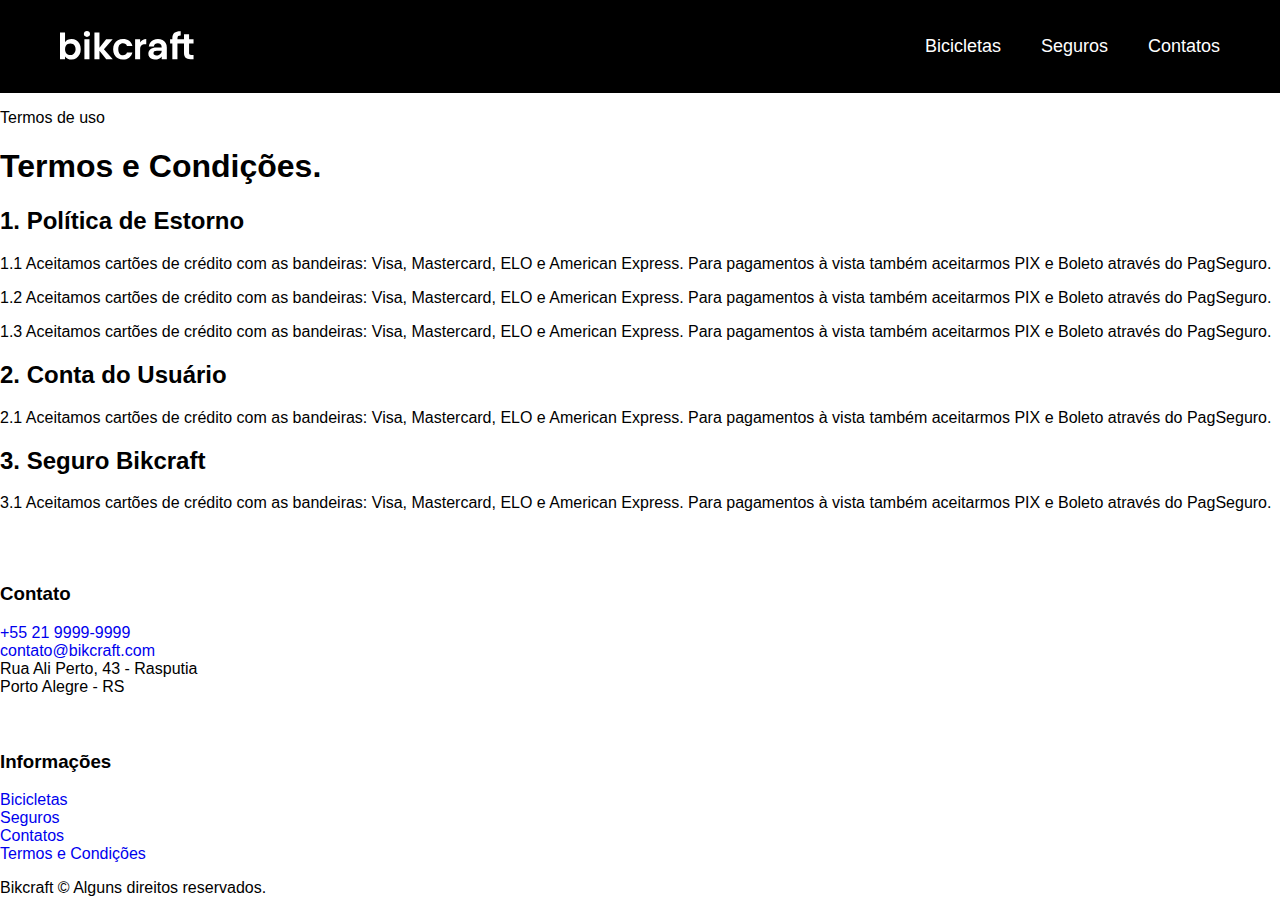
<file: termos.html>
<!DOCTYPE html>
<html lang="pt-BR">

<head>
  <meta charset="UTF-8">
  <meta name="viewport" content="width=device-width, initial-scale=1.0">
  <link rel="preload" href="./css/style.css" as="style">
  <link rel="stylesheet" href="./css/style.css">
  <title>Termos e Condições - Bikcraft</title>
  <meta name="description" content="Termos e Condições">


  <script>
    document.documentElement.classList.add('js');
  </script>
</head>

<body id="termos">
  <header class="header-bg">
    <div class="header container">
      <a href="./"> <img src="./img/bikcraft.svg" alt="Bikcraft"></a>

      <nav aria-label="primaria">
        <ul class="header-menu font-1-m cor-0">
          <li><a href="./bicicletas.html">Bicicletas</a></li>
          <li><a href="./seguros.html">Seguros</a></li>
          <li><a href="./contatos.html">Contatos</a></li>
        </ul>
      </nav>
    </div>
  </header>

  <main>
    <div class="titulo-bg">
      <div class="titulo container">
        <p class="font-2-l-b cor-5">Termos de uso</p>
        <h1 class="font-1-xxl cor-0">Termos e Condições<span class="cor-p1">.</span></h1>
      </div>
    </div>

    <div class="termos font-2-s cor-10 container">
      <h2 class="font-1-l cor-11">1. Política de Estorno</h2>
      <p>1.1 Aceitamos cartões de crédito com as bandeiras: Visa, Mastercard, ELO e American Express. Para pagamentos à vista também aceitarmos PIX e Boleto através do PagSeguro.</p>
      <p>1.2 Aceitamos cartões de crédito com as bandeiras: Visa, Mastercard, ELO e American Express. Para pagamentos à vista também aceitarmos PIX e Boleto através do PagSeguro.</p>
      <p>1.3 Aceitamos cartões de crédito com as bandeiras: Visa, Mastercard, ELO e American Express. Para pagamentos à vista também aceitarmos PIX e Boleto através do PagSeguro.</p>
      <h2 class="font-1-l cor-11">2. Conta do Usuário</h2>
      <p>2.1 Aceitamos cartões de crédito com as bandeiras: Visa, Mastercard, ELO e American Express. Para pagamentos à vista também aceitarmos PIX e Boleto através do PagSeguro.</p>
      <h2 class="font-1-l cor-11">3. Seguro Bikcraft</h2>
      <p>3.1 Aceitamos cartões de crédito com as bandeiras: Visa, Mastercard, ELO e American Express. Para pagamentos à vista também aceitarmos PIX e Boleto através do PagSeguro.</p>
    </div>
  </main>

  <footer class="footer-bg">
    <div class="footer container">
      <img src="./img/bikcraft.svg" alt="Bikcraft">
      <div class="footer-contato">
        <h3 class="font-2-l-b cor-0">Contato</h3>
        <ul class="font-2-m cor-5">
          <li><a href="tel:+552199999999">+55 21 9999-9999</a></li>
          <li><a href="mailto:contato@bikcraft.com">contato@bikcraft.com</a></li>
          <li>Rua Ali Perto, 43 - Rasputia</li>
          <li>Porto Alegre - RS</li>
          <ul>
            <div class="footer-rede">
              <a href="./">
                <img src="./img/redes/instagram.svg" alt="Instagram"></a>
              <a href="./">
                <img src="./img/redes/facebook.svg" alt="Facebook"></a>
              <a href="./">
                <img src="./img/redes/youtube.svg" alt="Youtube"></a>
            </div>
          </ul>
        </ul>
      </div>
      <div class="footer-informacoes">
        <h3 class="font-2-l-b cor-0">Informações</h3>
        <nav>
          <ul class="font-1-m cor-5">
            <li><a href="./bicicletas.html">Bicicletas</a></li>
            <li><a href="./seguros.html">Seguros</a></li>
            <li><a href="./contatos.html">Contatos</a></li>
            <li><a href="./termos.html">Termos e Condições</a></li>
          </ul>
        </nav>
      </div>
      <p class="footer-copy font-2-m cor-6">Bikcraft © Alguns direitos reservados.</p>
    </div>
  </footer>
  <script src="./js/script.js">
  </script>
</body>

</html>
</file>
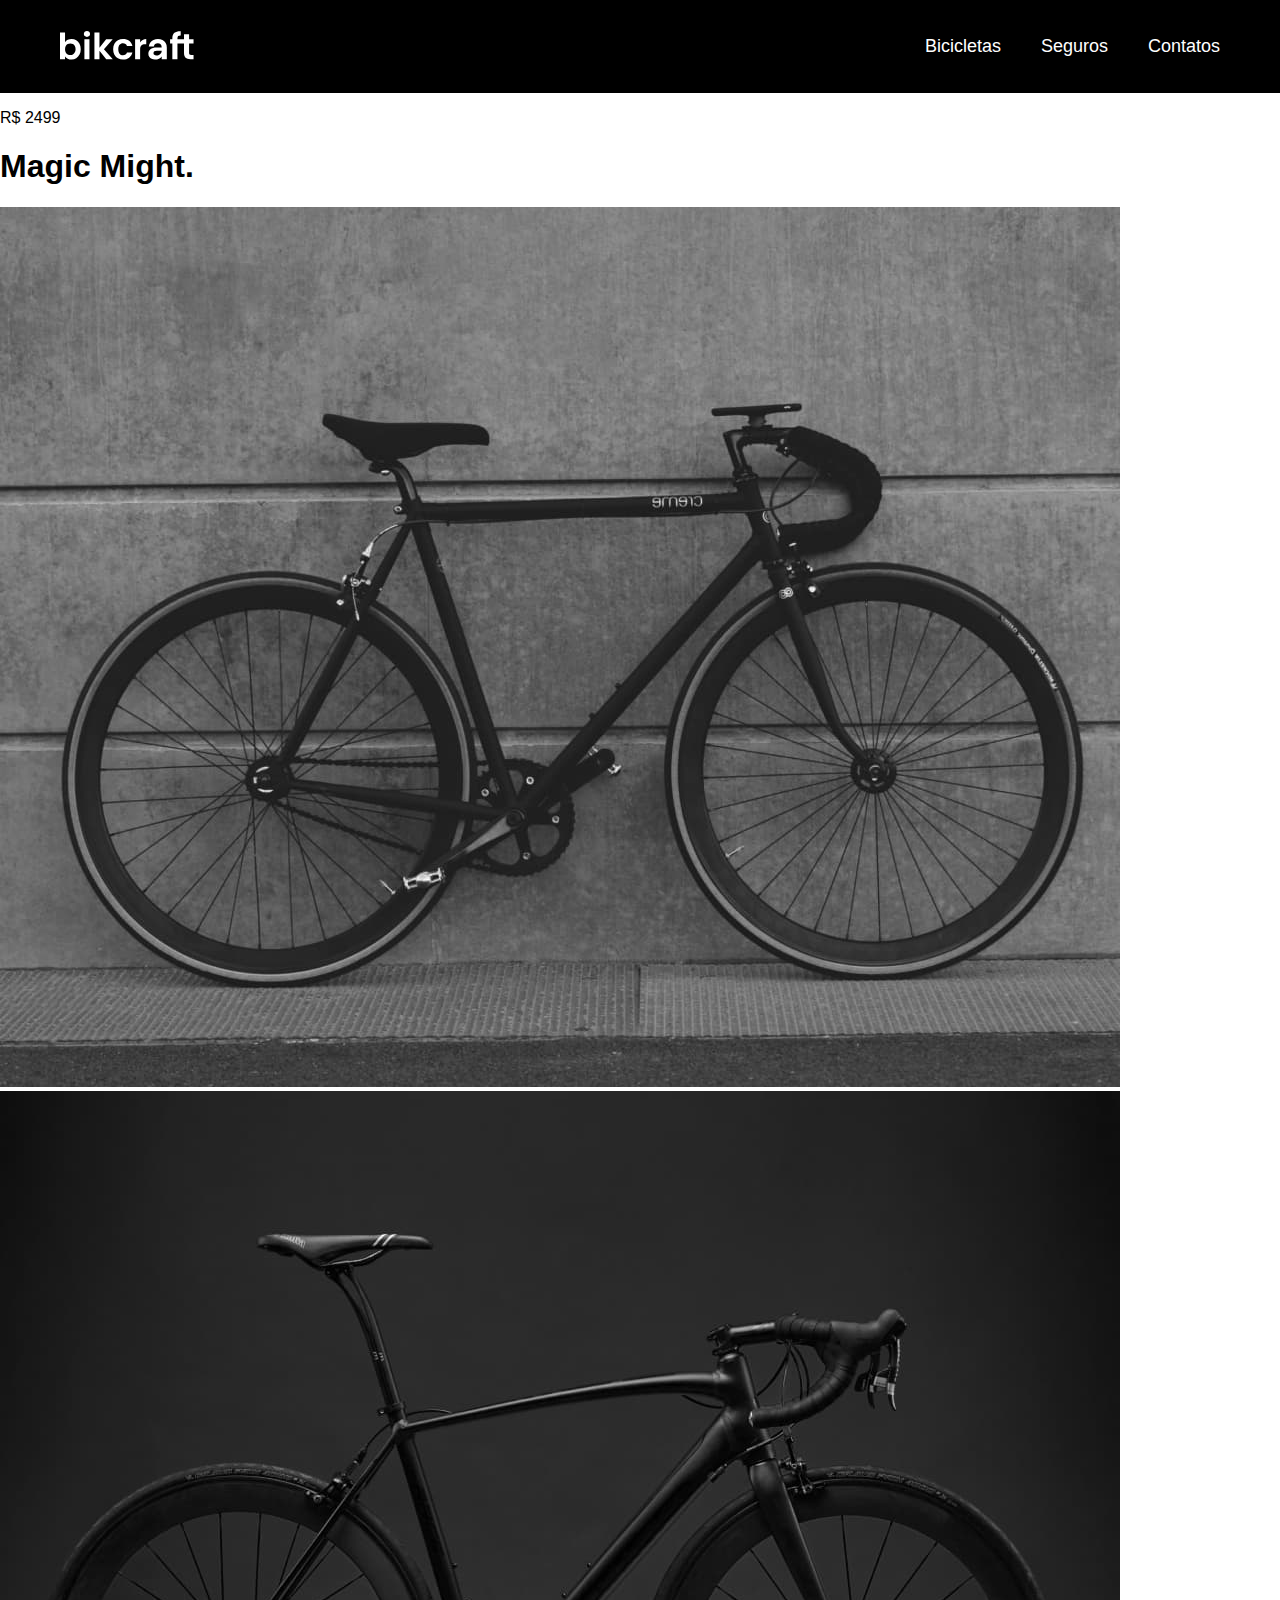
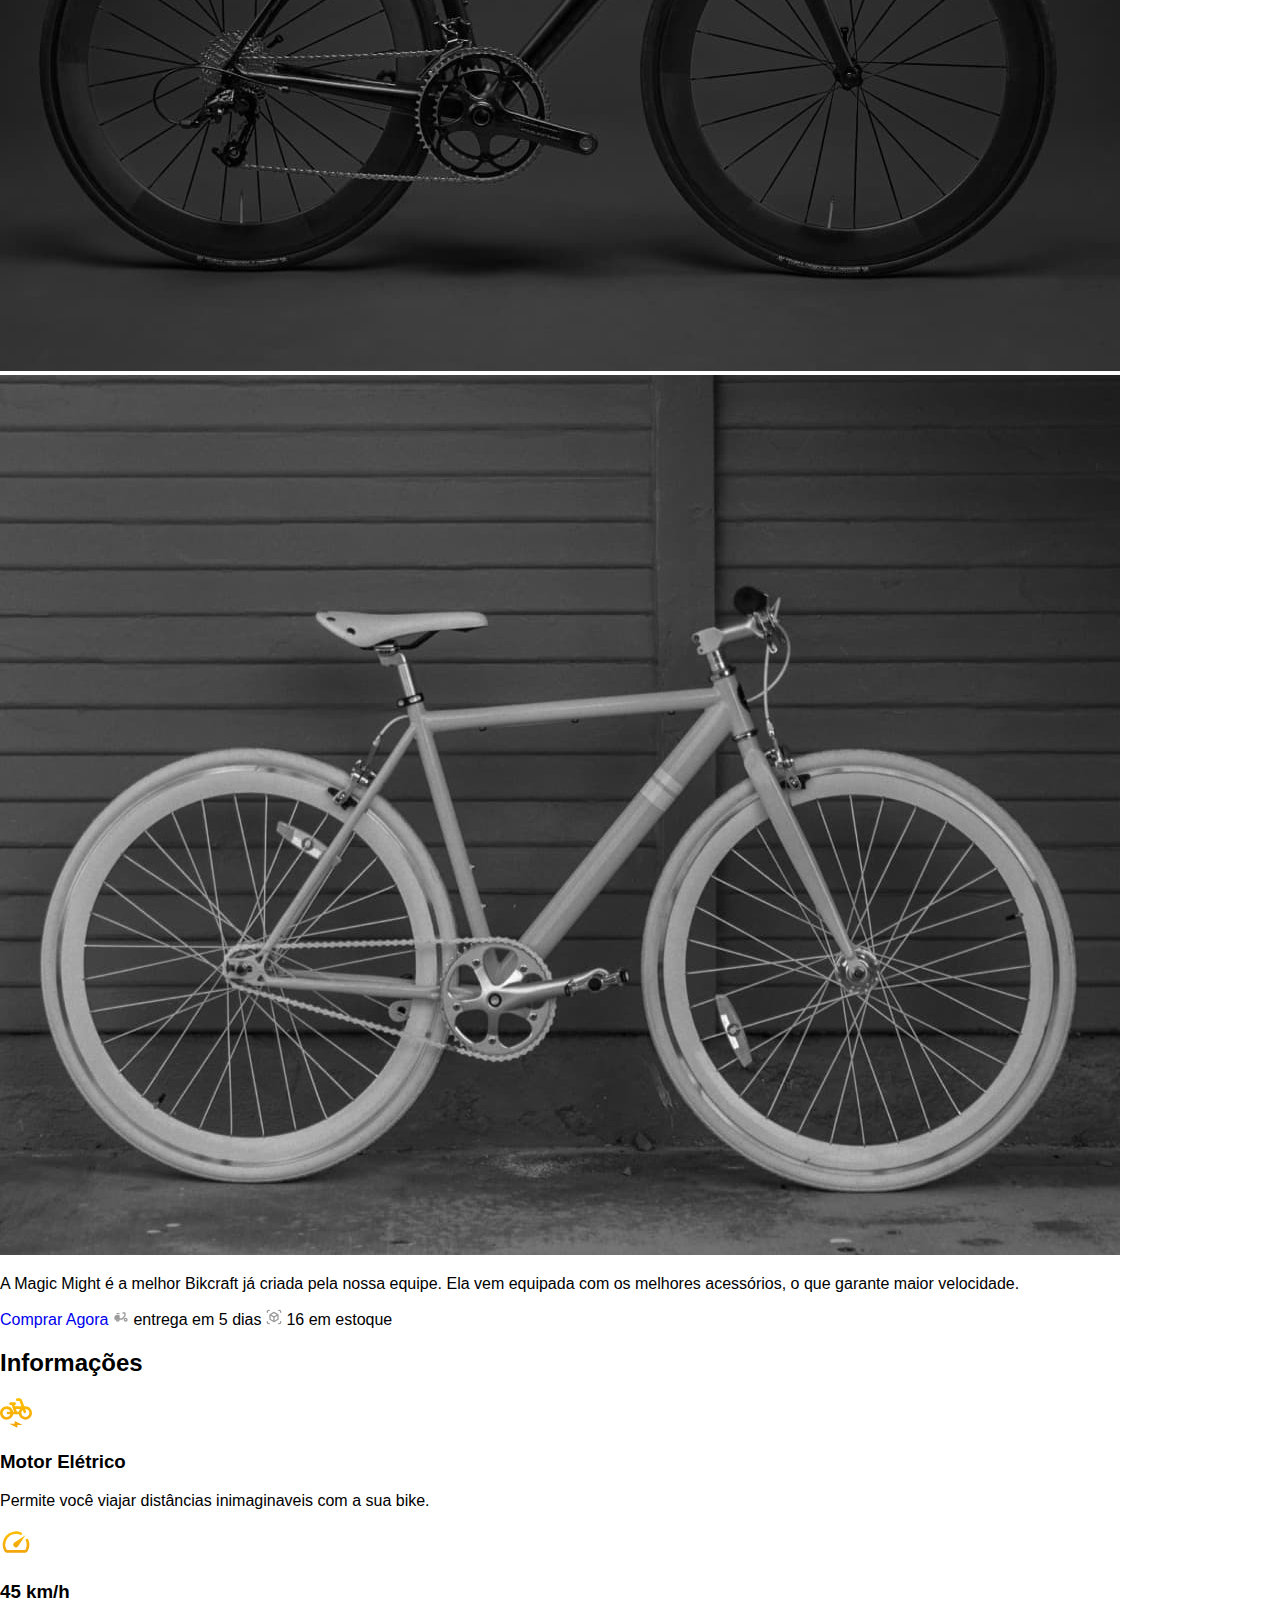
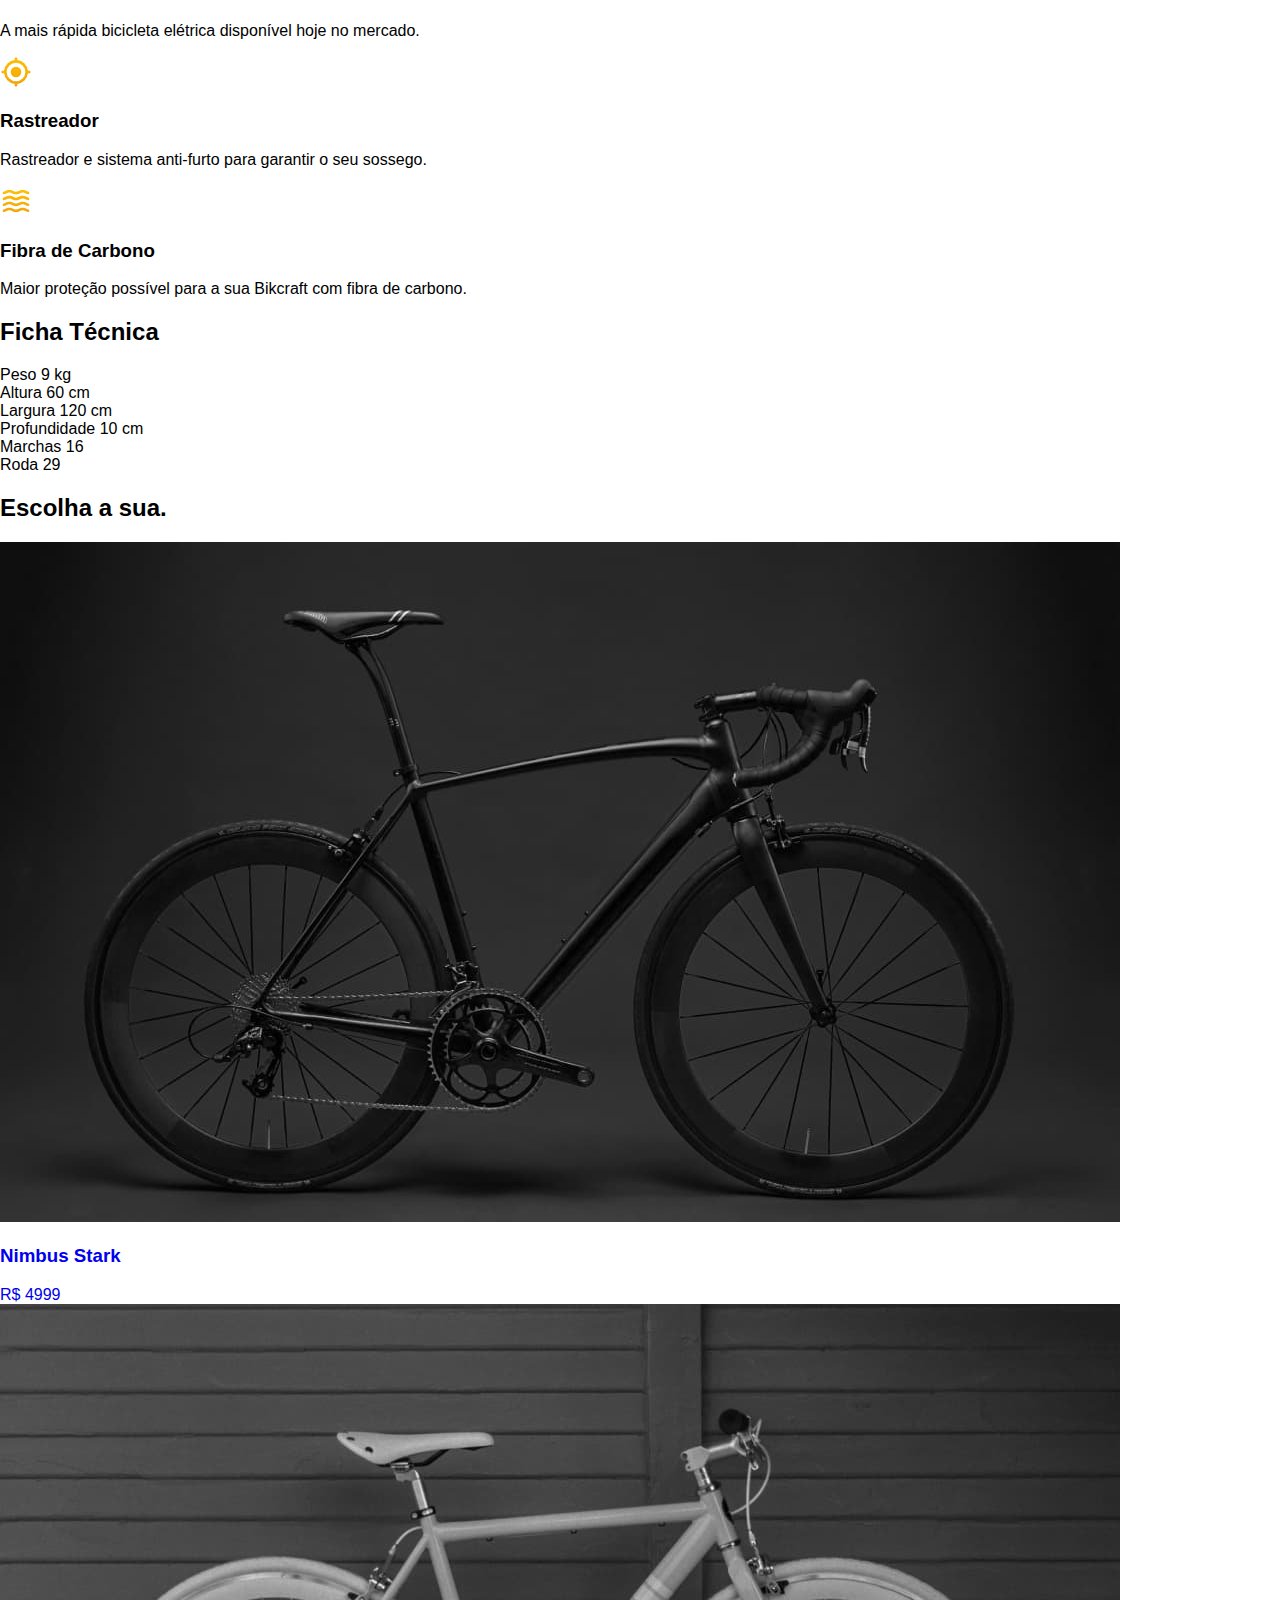
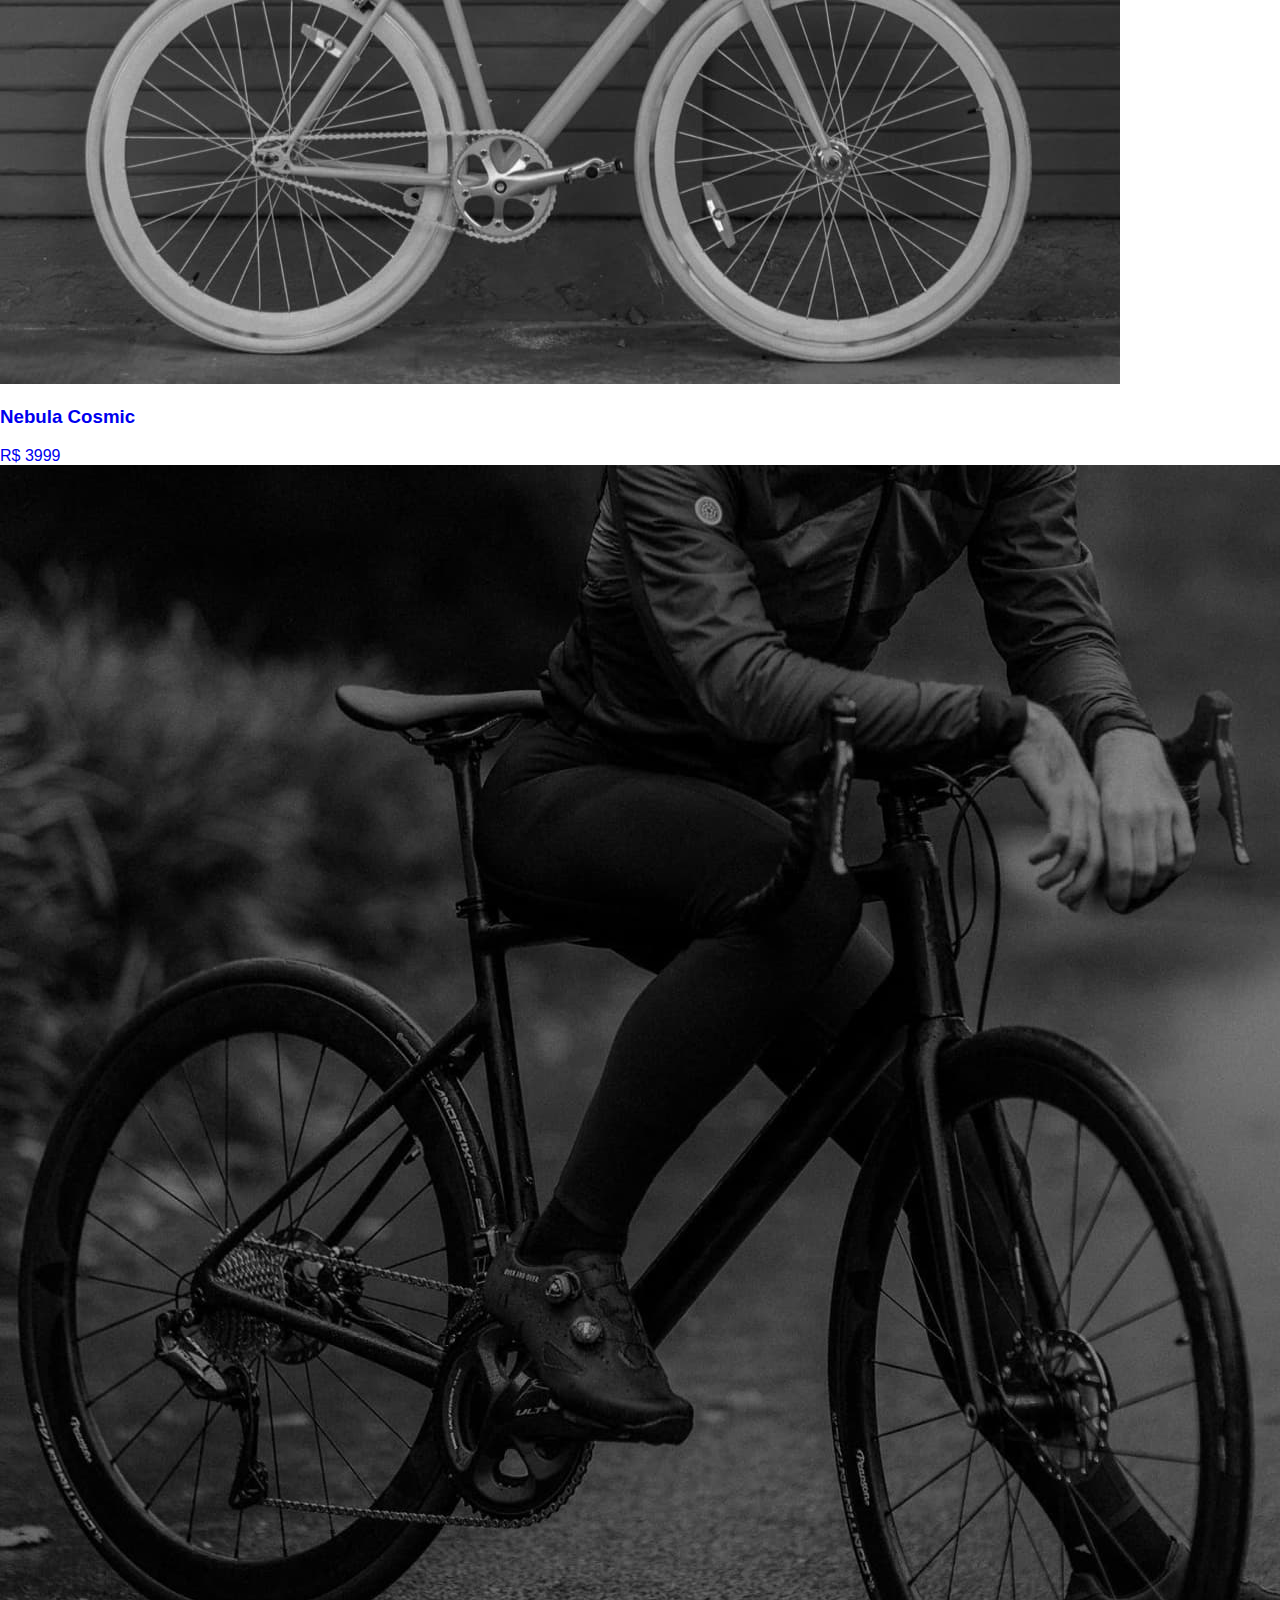
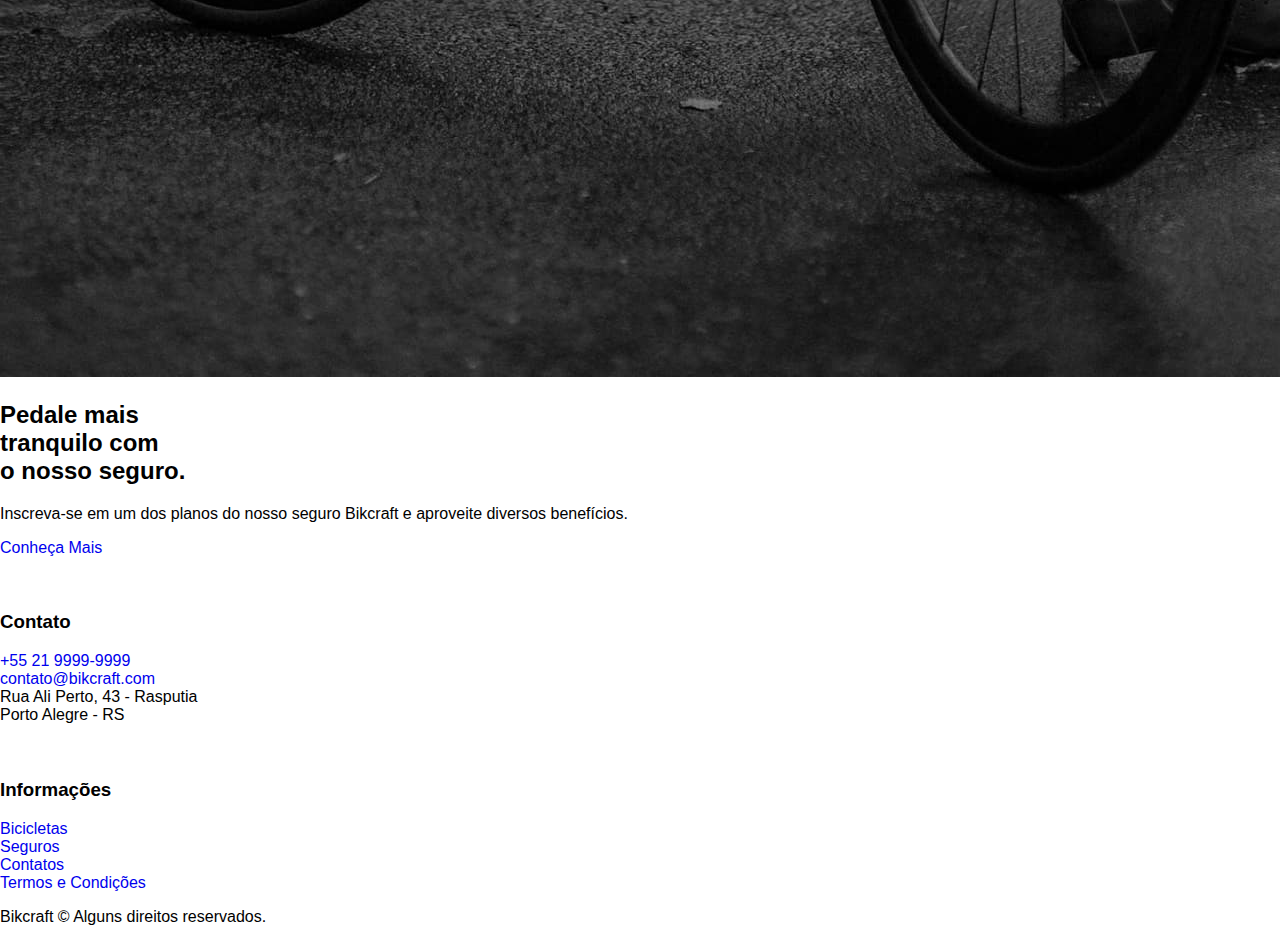
<file: bicicletas/magic.html>
<!DOCTYPE html>
<html lang="pt-BR">

<head>
  <meta charset="UTF-8">
  <meta name="viewport" content="width=device-width, initial-scale=1.0">
  <link rel="stylesheet" href="../css/style.css">
  <title>Magic - Bikcraft</title>
  <meta name="description" content="Magic">


</head>

<body id="bicicleta">
  <header class="header-bg">
    <div class="header container">
      <a href="../"> <img src="../img/bikcraft.svg" alt="Bikcraft"></a>

      <nav aria-label="primaria">
        <ul class="header-menu font-1-m cor-0">
          <li><a href="../bicicletas.html">Bicicletas</a></li>
          <li><a href="../seguros.html">Seguros</a></li>
          <li><a href="../contatos.html">Contatos</a></li>
        </ul>
      </nav>
    </div>
  </header>

  <main class="titulo-bg">
    <div>
      <div class="titulo container">
        <p class="font-2-xl cor-5">R$ 2499</p>
        <h1 class="font-1-xxl cor-0">Magic Might<span class="cor-p1">.</span></h1>
      </div>
    </div>
    <div class="bicicleta container">
      <div class="bicicleta-imagens">
        <img src="../img/bicicleta/nimbus2.jpg" alt="">
        <img src="../img/bicicleta/nimbus1.jpg" alt="">
        <img src="../img/bicicleta/nimbus3.jpg" alt="">
      </div>
      <div class="bicicleta-conteudo">
        <p class="font-2-l cor-5">A Magic Might é a melhor Bikcraft já criada pela nossa equipe. Ela vem equipada com os melhores acessórios, o que garante maior velocidade.</p>
        <div class="bicicleta-comprar">
          <a class="botao" href="../orcamento.html">Comprar Agora</a>
          <span class="font-1-xs cor-6"><img src="../img/icones/entrega.svg" alt=""> entrega em 5 dias</span>
          <span class="font-1-xs cor-6"><img src="../img/icones/estoque.svg" alt=""> 16 em estoque</span>
        </div>

        <h2 class="font-1-xs cor-0">Informações</h2>
        <ul class="bicicleta-informacoes">
          <li>
            <img src="../img/icones/eletrica.svg" alt="">
            <h3 class="font-1-m cor-0">Motor Elétrico</h3>
            <p class="font-2-xs cor-5">Permite você viajar distâncias inimaginaveis com a sua bike.</p>
          </li>
          <li>
            <img src="../img/icones/velocidade.svg" alt="">
            <h3 class="font-1-m cor-0">45 km/h</h3>
            <p class="font-2-xs cor-5">A mais rápida bicicleta elétrica disponível hoje no mercado.</p>
          </li>
          <li>
            <img src="../img/icones/rastreador.svg" alt="">
            <h3 class="font-1-m cor-0">Rastreador</h3>
            <p class="font-2-xs cor-5">Rastreador e sistema anti-furto para garantir o seu sossego.</p>
          </li>
          <li>
            <img src="../img/icones/carbono.svg" alt="">
            <h3 class="font-1-m cor-0">Fibra de Carbono</h3>
            <p class="font-2-xs cor-5">Maior proteção possível para a sua Bikcraft com fibra de carbono.</p>
          </li>
        </ul>
        <h2 class="font-1-xs cor-0">Ficha Técnica</h2>
        <ul class="bicicleta-ficha">
          <li class="font-2-s cor-4">Peso <span class="cor-6">9 kg</span></li>
          <li class="font-2-s cor-4">Altura <span class="cor-6">60 cm</span></li>
          <li class="font-2-s cor-4">Largura <span class="cor-6">120 cm</span></li>
          <li class="font-2-s cor-4">Profundidade <span class="cor-6">10 cm</span></li>
          <li class="font-2-s cor-4">Marchas <span class="cor-6">16</span></li>
          <li class="font-2-s cor-4">Roda <span class="cor-6">29</span></li>
        </ul>
      </div>
    </div>
  </main>

  <article class="bicicletas-lista container">
    <h2 class="font-1-xxl">Escolha a sua<span class="cor-p1">.</span></h2>

    <ul>
      <li>
        <a href="./nimbus.html"> <!-- envolver a lista dentro de um 'a' para que o objeto se torne todo clicavel-->
          <img src="../img/bicicletas/nimbus.jpg" alt="Bicicleta preta">
          <h3 class="font-1-xl">Nimbus Stark</h3>
          <span class="font-2-m cor-8">R$ 4999</span>
        </a>
      </li>
      <li>
        <a href="./nebula.html">
          <img src="../img/bicicletas/nebula.jpg" alt="Bicicleta preta">
          <h3 class="font-1-xl">Nebula Cosmic</h3>
          <span class="font-2-m cor-8">R$ 3999</span>
        </a>
      </li>
    </ul>
  </article>

  <article class="seguro-bg">
    <div class="seguro container">
      <div class="seguro-imagem">
        <img src="../img/fotos/seguros.jpg" alt="Pessoa parada em cima de uma bicicleta">
      </div>
      <div class="seguro-conteudo">
        <h2 class="font-1-xxl cor-0">Pedale mais<br>tranquilo com<br>o nosso <span class="cor-p1">seguro.</span></h2>
        <p class="font-2-l cor-5">Inscreva-se em um dos planos do nosso seguro Bikcraft e aproveite diversos benefícios.</p>
        <a class="botao" href="../seguros.html">Conheça Mais</a>
      </div>
    </div>
  </article>

  <footer class="footer-bg">
    <div class="footer container">
      <img src="../img/bikcraft.svg" alt="Bikcraft">
      <div class="footer-contato">
        <h3 class="font-2-l-b cor-0">Contato</h3>
        <ul class="font-2-m cor-5">
          <li><a href="tel:+552199999999">+55 21 9999-9999</a></li>
          <li><a href="mailto:contato@bikcraft.com">contato@bikcraft.com</a></li>
          <li>Rua Ali Perto, 43 - Rasputia</li>
          <li>Porto Alegre - RS</li>
          <ul>
            <div class="footer-rede">
              <a href="../">
                <img src="../img/redes/instagram.svg" alt="Instagram"></a>
              <a href="../">
                <img src="../img/redes/facebook.svg" alt="Facebook"></a>
              <a href="../">
                <img src="../img/redes/youtube.svg" alt="Youtube"></a>
            </div>
          </ul>
        </ul>
      </div>
      <div class="footer-informacoes">
        <h3 class="font-2-l-b cor-0">Informações</h3>
        <nav>
          <ul class="font-1-m cor-5">
            <li><a href="../bicicletas.html">Bicicletas</a></li>
            <li><a href="../seguros.html">Seguros</a></li>
            <li><a href="../contatos.html">Contatos</a></li>
            <li><a href="../termos.html">Termos e Condições</a></li>
          </ul>
        </nav>
      </div>
      <p class="footer-copy font-2-m cor-6">Bikcraft © Alguns direitos reservados.</p>
    </div>
  </footer>
</body>

</html>
</file>
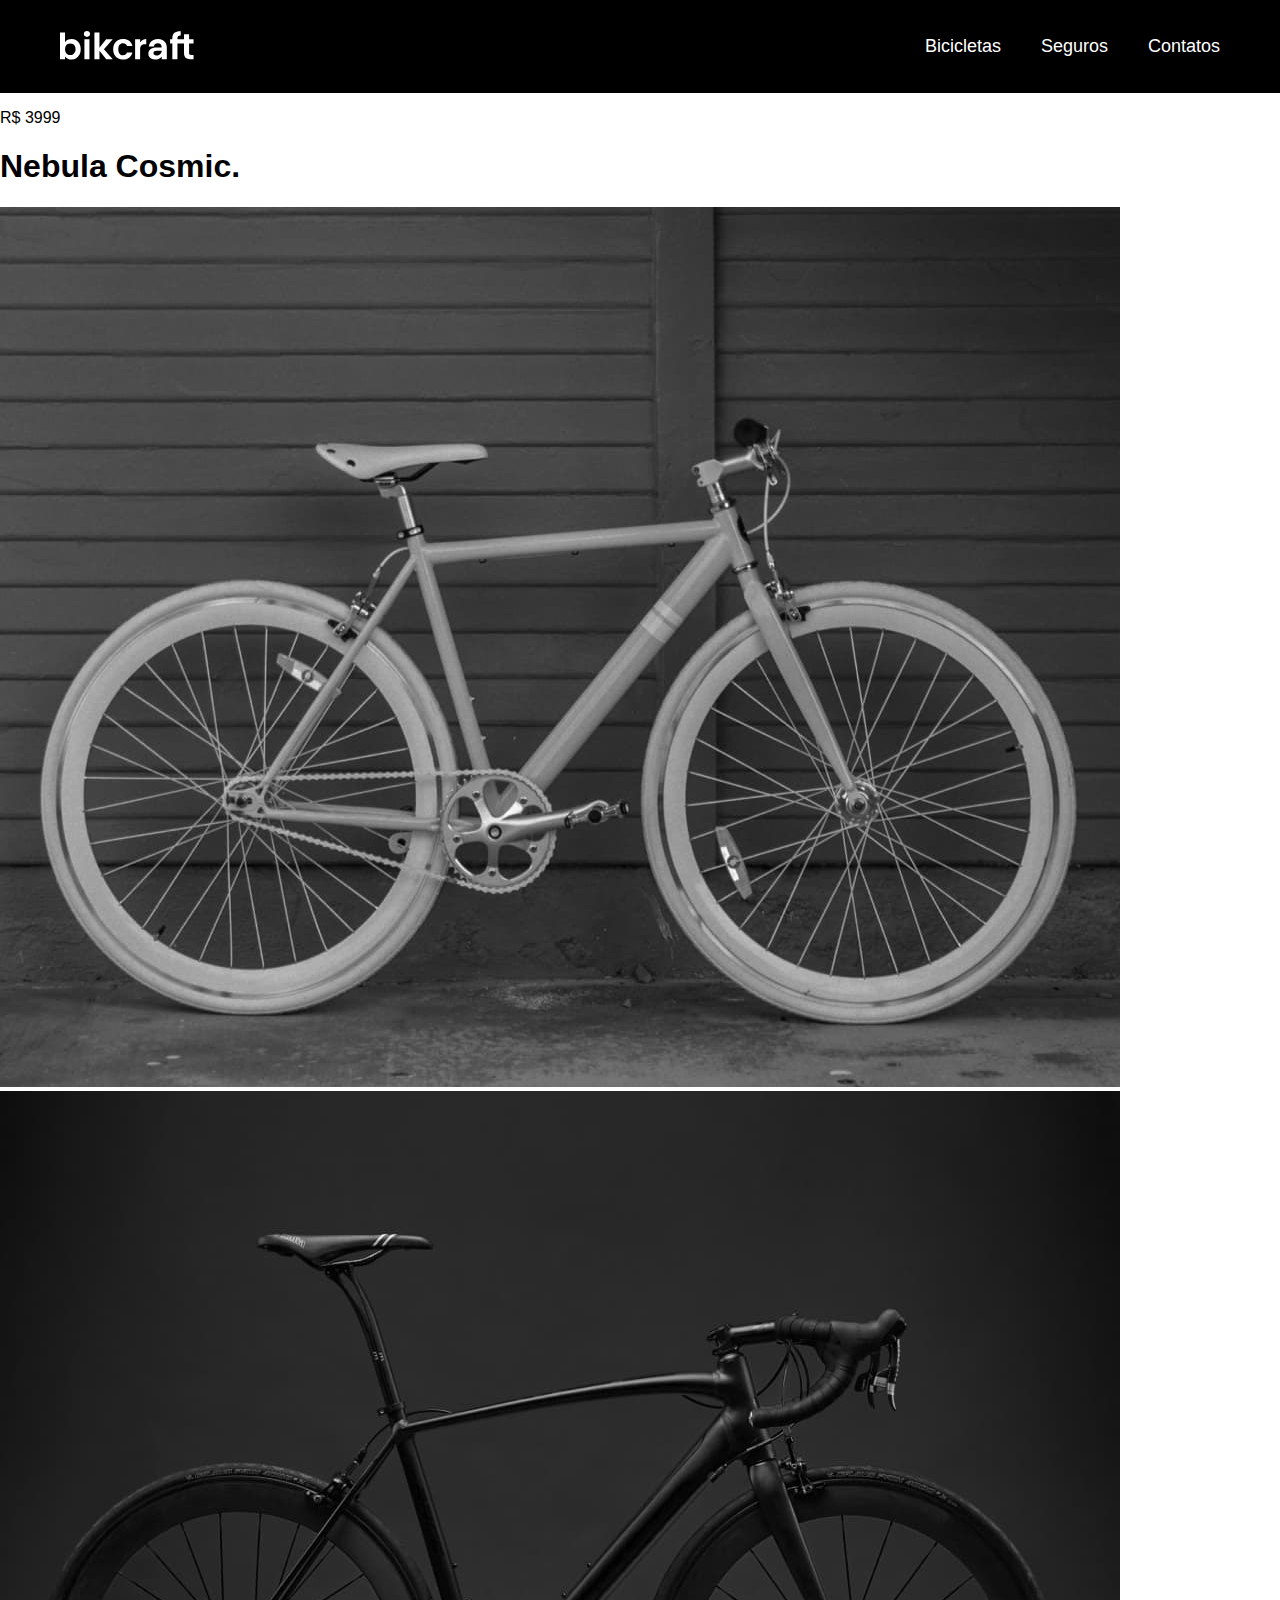
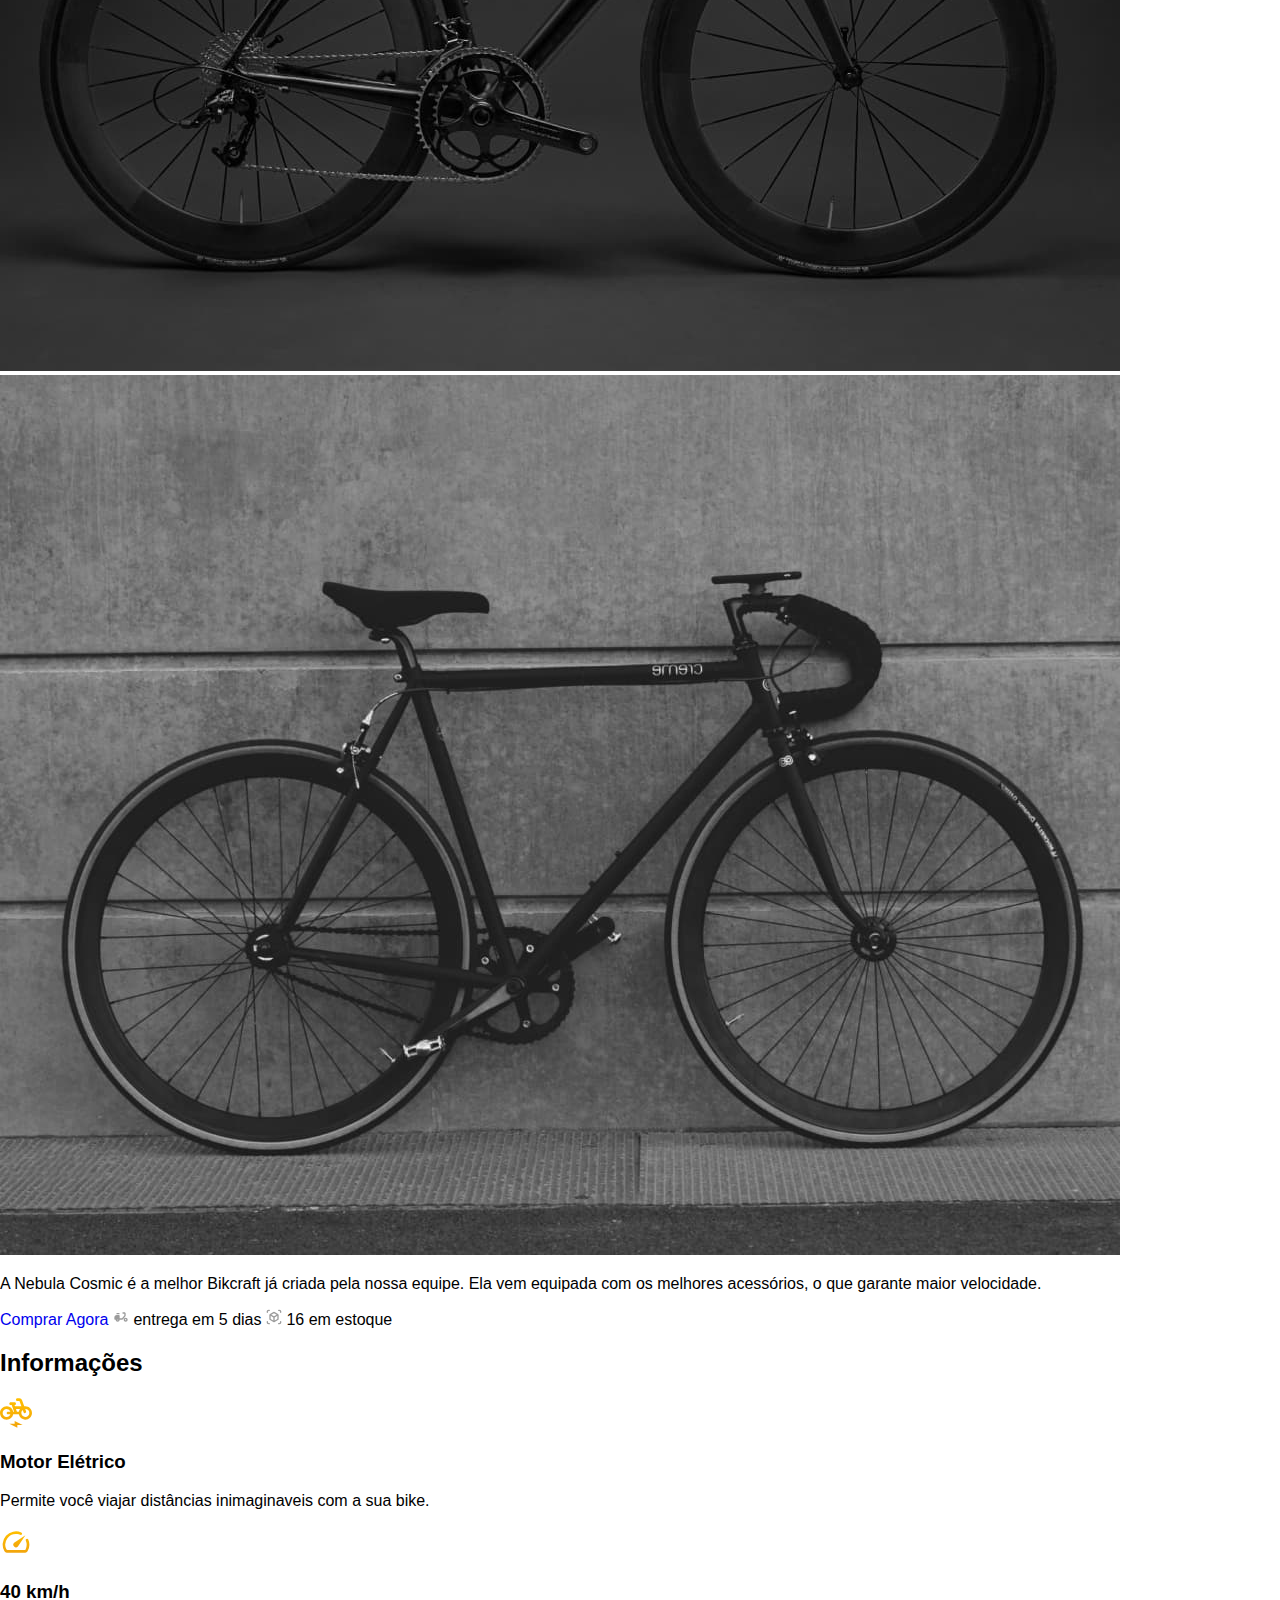
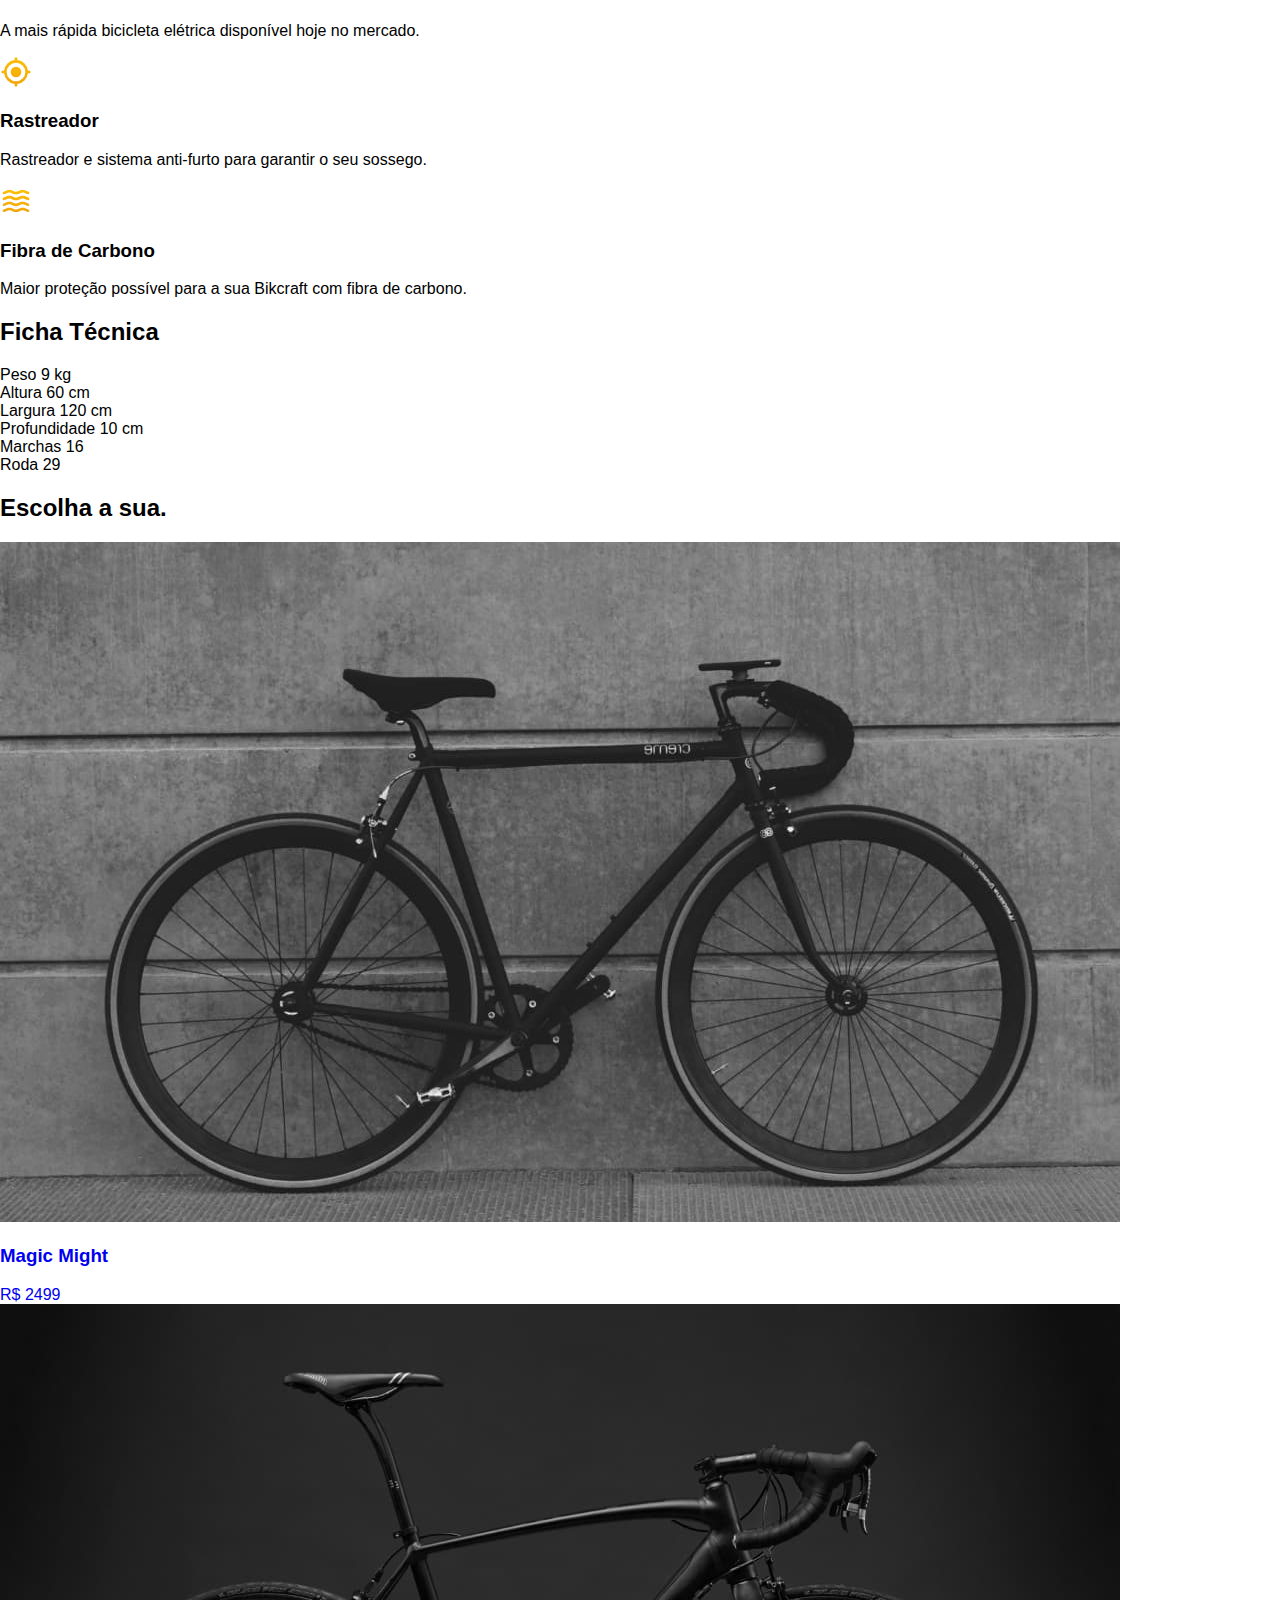
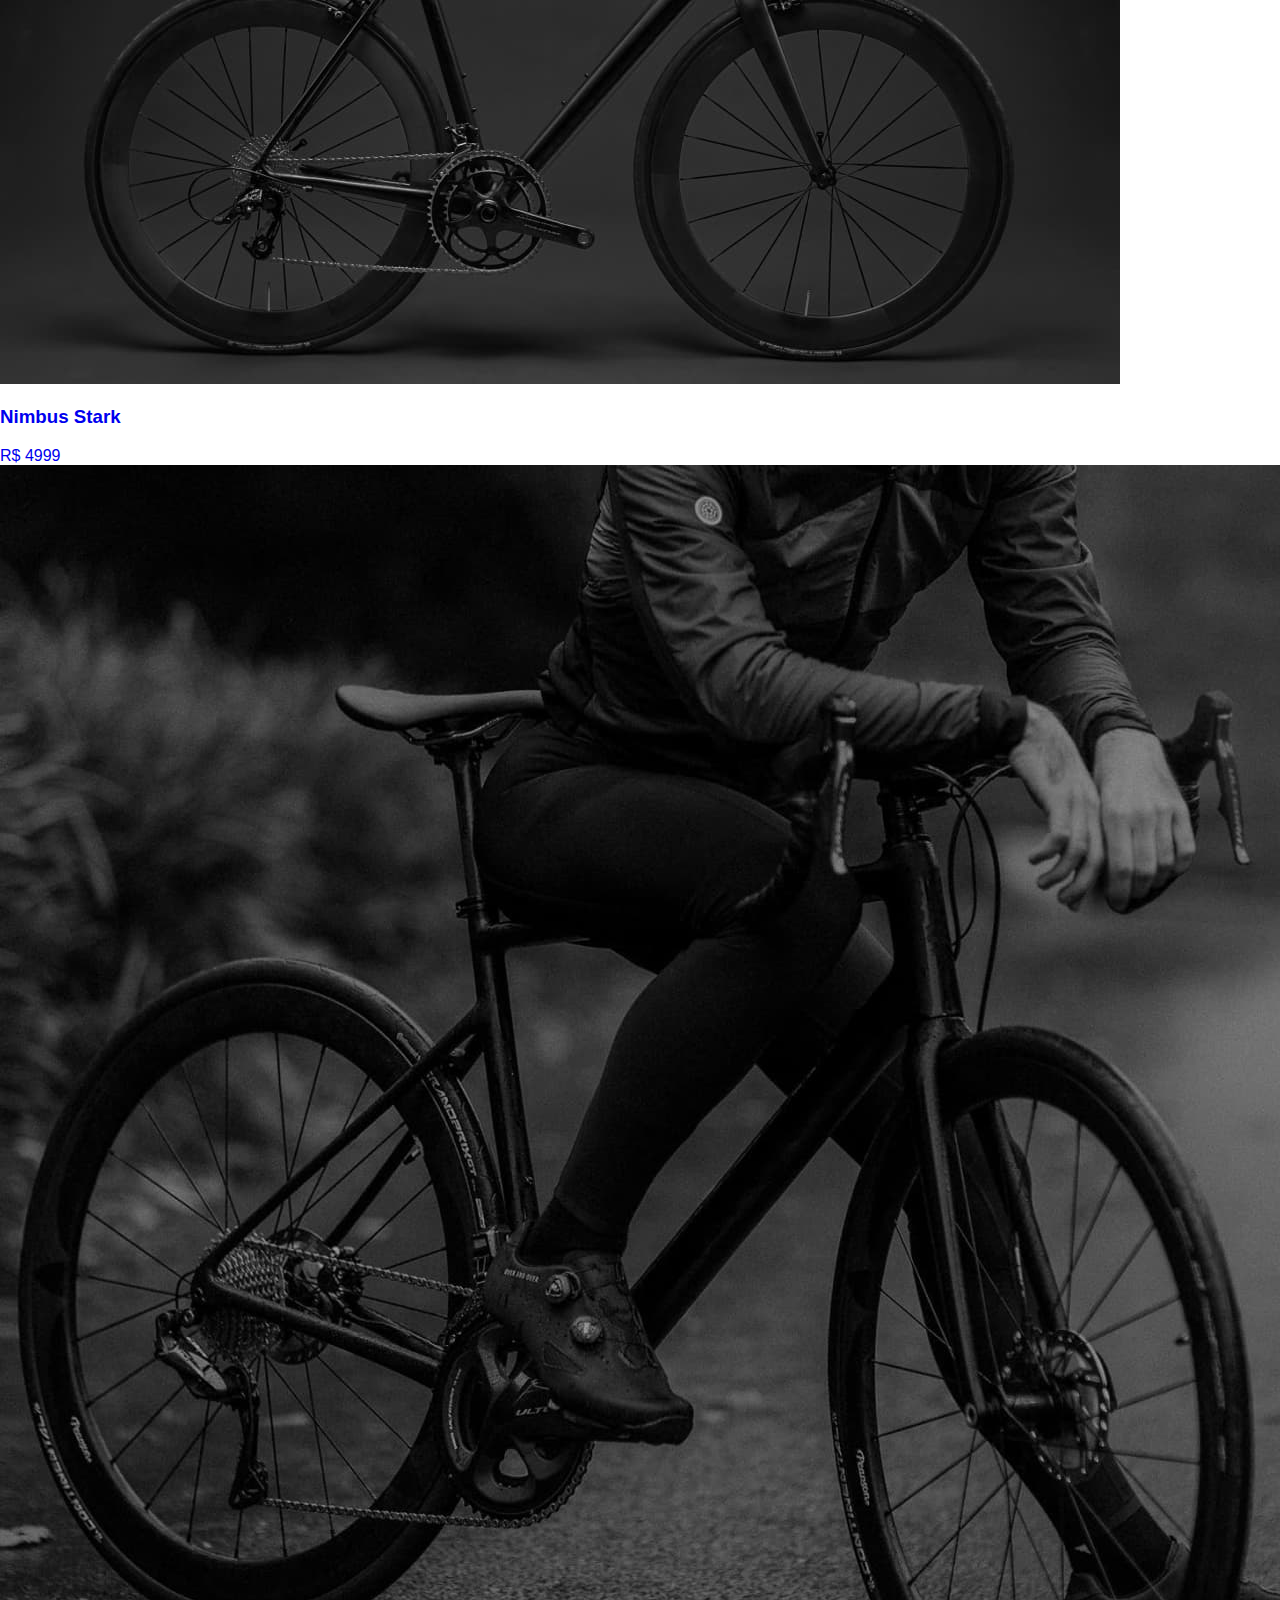
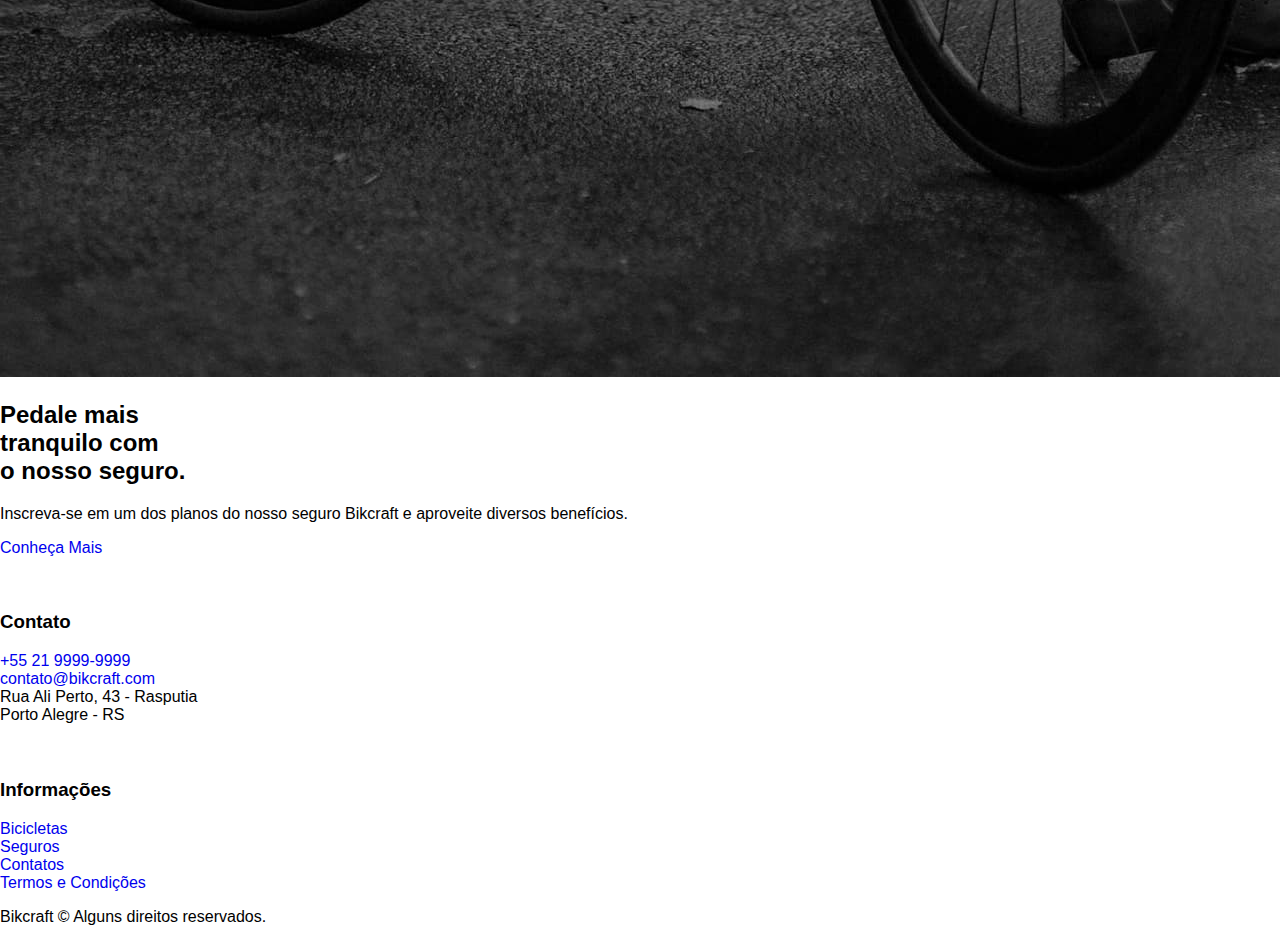
<file: bicicletas/nebula.html>
<!DOCTYPE html>
<html lang="pt-BR">

<head>
  <meta charset="UTF-8">
  <meta name="viewport" content="width=device-width, initial-scale=1.0">
  <link rel="stylesheet" href="../css/style.css">
  <title>Nebula - Bikcraft</title>
  <meta name="description" content="Nebula">


  <script>
    document.documentElement.classList.add('js');
  </script>
</head>

<body id="bicicleta">
  <header class="header-bg">
    <div class="header container">
      <a href="../"> <img src="../img/bikcraft.svg" alt="Bikcraft"></a>

      <nav aria-label="primaria">
        <ul class="header-menu font-1-m cor-0">
          <li><a href="../bicicletas.html">Bicicletas</a></li>
          <li><a href="../seguros.html">Seguros</a></li>
          <li><a href="../contatos.html">Contatos</a></li>
        </ul>
      </nav>
    </div>
  </header>

  <main class="titulo-bg">
    <div>
      <div class="titulo container">
        <p class="font-2-xl cor-5">R$ 3999</p>
        <h1 class="font-1-xxl cor-0">Nebula Cosmic<span class="cor-p1">.</span></h1>
      </div>
    </div>
    <div class="bicicleta container">
      <div class="bicicleta-imagens">
        <img src="../img/bicicleta/nimbus3.jpg" alt="Bicicleta 1">
        <img src="../img/bicicleta/nimbus1.jpg" alt="Bicicleta 2">
        <img src="../img/bicicleta/nimbus2.jpg" alt="Bicicleta 3">
      </div>
      <div class="bicicleta-conteudo">
        <p class="font-2-l cor-5">A Nebula Cosmic é a melhor Bikcraft já criada pela nossa equipe. Ela vem equipada com os melhores acessórios, o que garante maior velocidade.</p>
        <div class="bicicleta-comprar">
          <a class="botao" href="../orcamento.html?tipo=bikcraft&produto=nebula">Comprar Agora</a>
          <span class="font-1-xs cor-6"><img src="../img/icones/entrega.svg" alt=""> entrega em 5 dias</span>
          <span class="font-1-xs cor-6"><img src="../img/icones/estoque.svg" alt=""> 16 em estoque</span>
        </div>

        <h2 class="font-1-xs cor-0">Informações</h2>
        <ul class="bicicleta-informacoes">
          <li>
            <img src="../img/icones/eletrica.svg" alt="">
            <h3 class="font-1-m cor-0">Motor Elétrico</h3>
            <p class="font-2-xs cor-5">Permite você viajar distâncias inimaginaveis com a sua bike.</p>
          </li>
          <li>
            <img src="../img/icones/velocidade.svg" alt="">
            <h3 class="font-1-m cor-0">40 km/h</h3>
            <p class="font-2-xs cor-5">A mais rápida bicicleta elétrica disponível hoje no mercado.</p>
          </li>
          <li>
            <img src="../img/icones/rastreador.svg" alt="">
            <h3 class="font-1-m cor-0">Rastreador</h3>
            <p class="font-2-xs cor-5">Rastreador e sistema anti-furto para garantir o seu sossego.</p>
          </li>
          <li>
            <img src="../img/icones/carbono.svg" alt="">
            <h3 class="font-1-m cor-0">Fibra de Carbono</h3>
            <p class="font-2-xs cor-5">Maior proteção possível para a sua Bikcraft com fibra de carbono.</p>
          </li>
        </ul>
        <h2 class="font-1-xs cor-0">Ficha Técnica</h2>
        <ul class="bicicleta-ficha">
          <li class="font-2-s cor-4">Peso <span class="cor-6">9 kg</span></li>
          <li class="font-2-s cor-4">Altura <span class="cor-6">60 cm</span></li>
          <li class="font-2-s cor-4">Largura <span class="cor-6">120 cm</span></li>
          <li class="font-2-s cor-4">Profundidade <span class="cor-6">10 cm</span></li>
          <li class="font-2-s cor-4">Marchas <span class="cor-6">16</span></li>
          <li class="font-2-s cor-4">Roda <span class="cor-6">29</span></li>
        </ul>
      </div>
    </div>
  </main>

  <article class="bicicletas-lista container">
    <h2 class="font-1-xxl">Escolha a sua<span class="cor-p1">.</span></h2>

    <ul>
      <li>
        <a href="./magic.html"> <!-- envolver a lista dentro de um 'a' para que o objeto se torne todo clicavel-->
          <img src="../img/bicicletas/magic.jpg" alt="Bicicleta preta">
          <h3 class="font-1-xl">Magic Might</h3>
          <span class="font-2-m cor-8">R$ 2499</span>
        </a>
      </li>
      <li>
        <a href="./nimbus.html">
          <img src="../img/bicicletas/nimbus.jpg" alt="Bicicleta preta">
          <h3 class="font-1-xl">Nimbus Stark</h3>
          <span class="font-2-m cor-8">R$ 4999</span>
        </a>
      </li>
    </ul>
  </article>

  <article class="seguro-bg">
    <div class="seguro container">
      <div class="seguro-imagem">
        <img src="../img/fotos/seguros.jpg" alt="Pessoa parada em cima de uma bicicleta">
      </div>
      <div class="seguro-conteudo">
        <h2 class="font-1-xxl cor-0">Pedale mais<br>tranquilo com<br>o nosso <span class="cor-p1">seguro.</span></h2>
        <p class="font-2-l cor-5">Inscreva-se em um dos planos do nosso seguro Bikcraft e aproveite diversos benefícios.</p>
        <a class="botao" href="../seguros.html">Conheça Mais</a>
      </div>
    </div>
  </article>

  <footer class="footer-bg">
    <div class="footer container">
      <img src="../img/bikcraft.svg" alt="Bikcraft">
      <div class="footer-contato">
        <h3 class="font-2-l-b cor-0">Contato</h3>
        <ul class="font-2-m cor-5">
          <li><a href="tel:+552199999999">+55 21 9999-9999</a></li>
          <li><a href="mailto:contato@bikcraft.com">contato@bikcraft.com</a></li>
          <li>Rua Ali Perto, 43 - Rasputia</li>
          <li>Porto Alegre - RS</li>
          <ul>
            <div class="footer-rede">
              <a href="../">
                <img src="../img/redes/instagram.svg" alt="Instagram"></a>
              <a href="../">
                <img src="../img/redes/facebook.svg" alt="Facebook"></a>
              <a href="../">
                <img src="../img/redes/youtube.svg" alt="Youtube"></a>
            </div>
          </ul>
        </ul>
      </div>
      <div class="footer-informacoes">
        <h3 class="font-2-l-b cor-0">Informações</h3>
        <nav>
          <ul class="font-1-m cor-5">
            <li><a href="../bicicletas.html">Bicicletas</a></li>
            <li><a href="../seguros.html">Seguros</a></li>
            <li><a href="../contatos.html">Contatos</a></li>
            <li><a href="../termos.html">Termos e Condições</a></li>
          </ul>
        </nav>
      </div>
      <p class="footer-copy font-2-m cor-6">Bikcraft © Alguns direitos reservados.</p>
    </div>
  </footer>
  <script src="../js/script.js">
  </script>
</body>

</html>
</file>
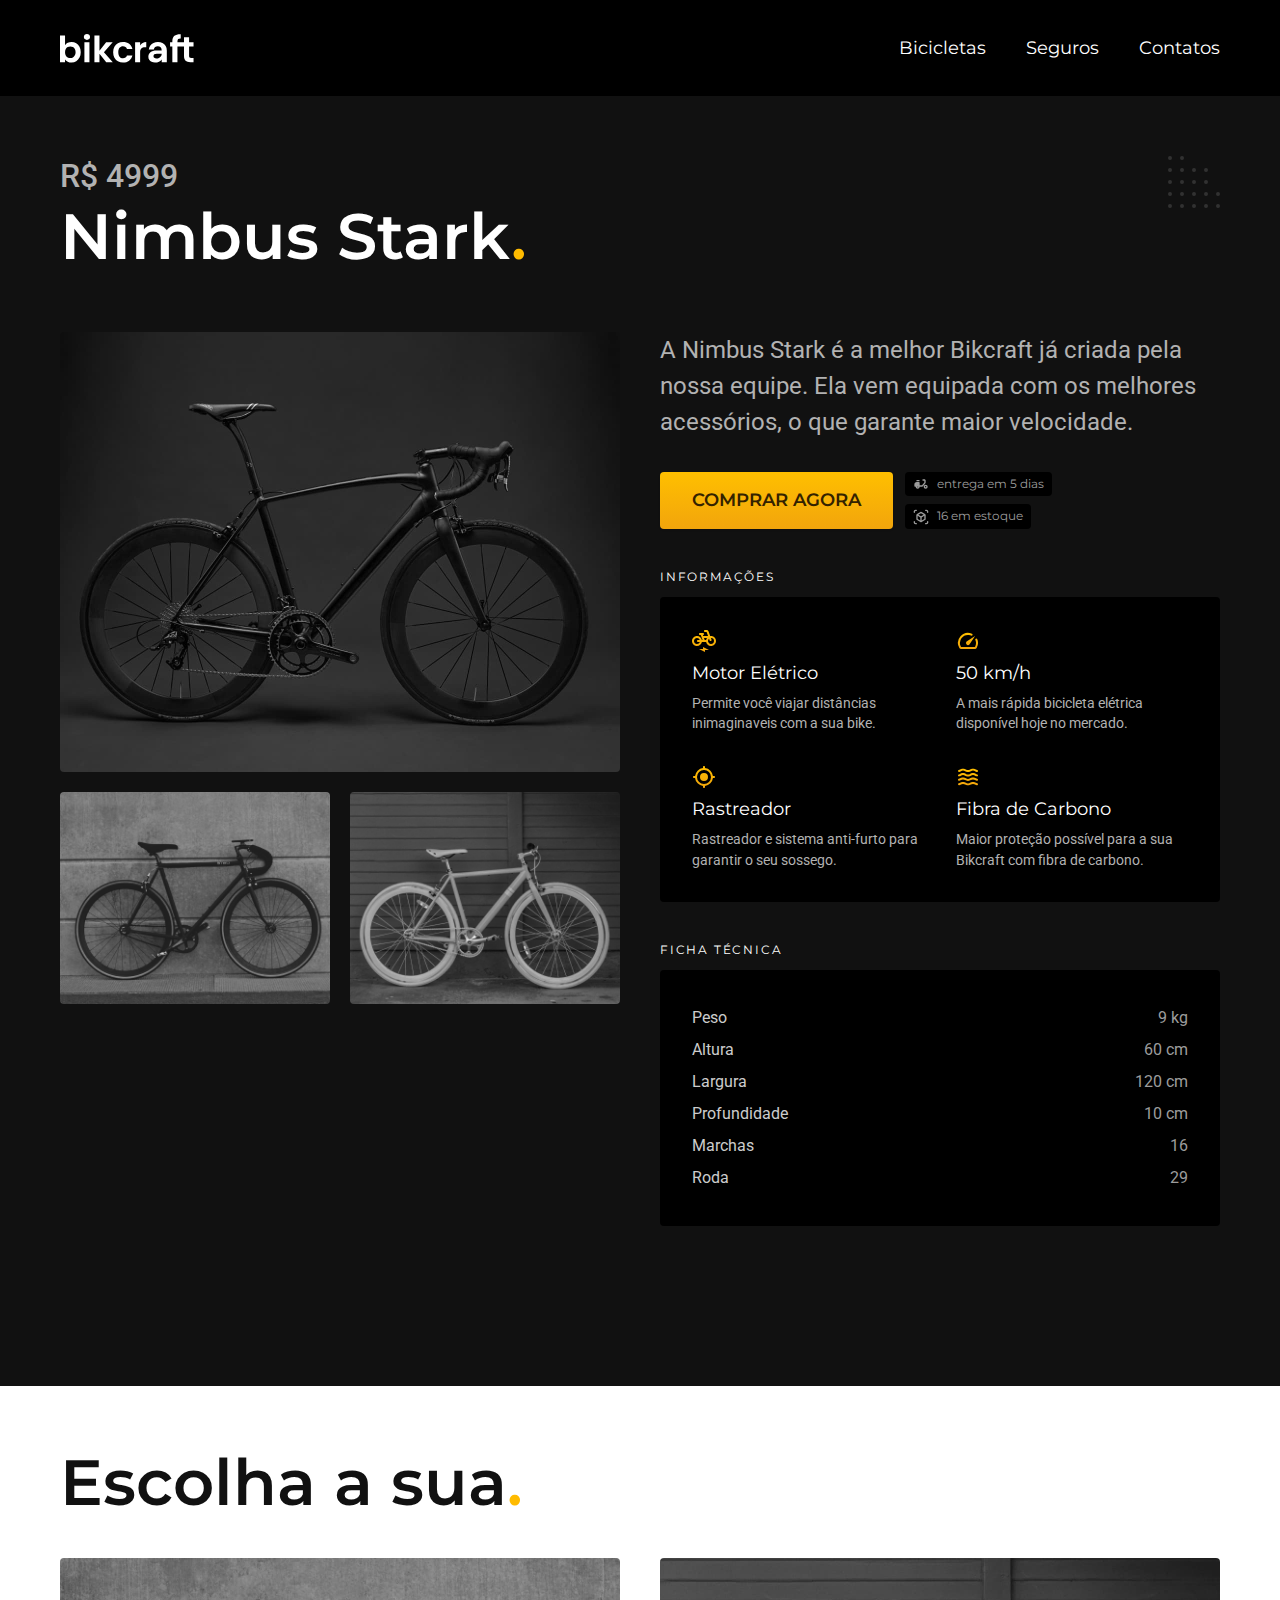
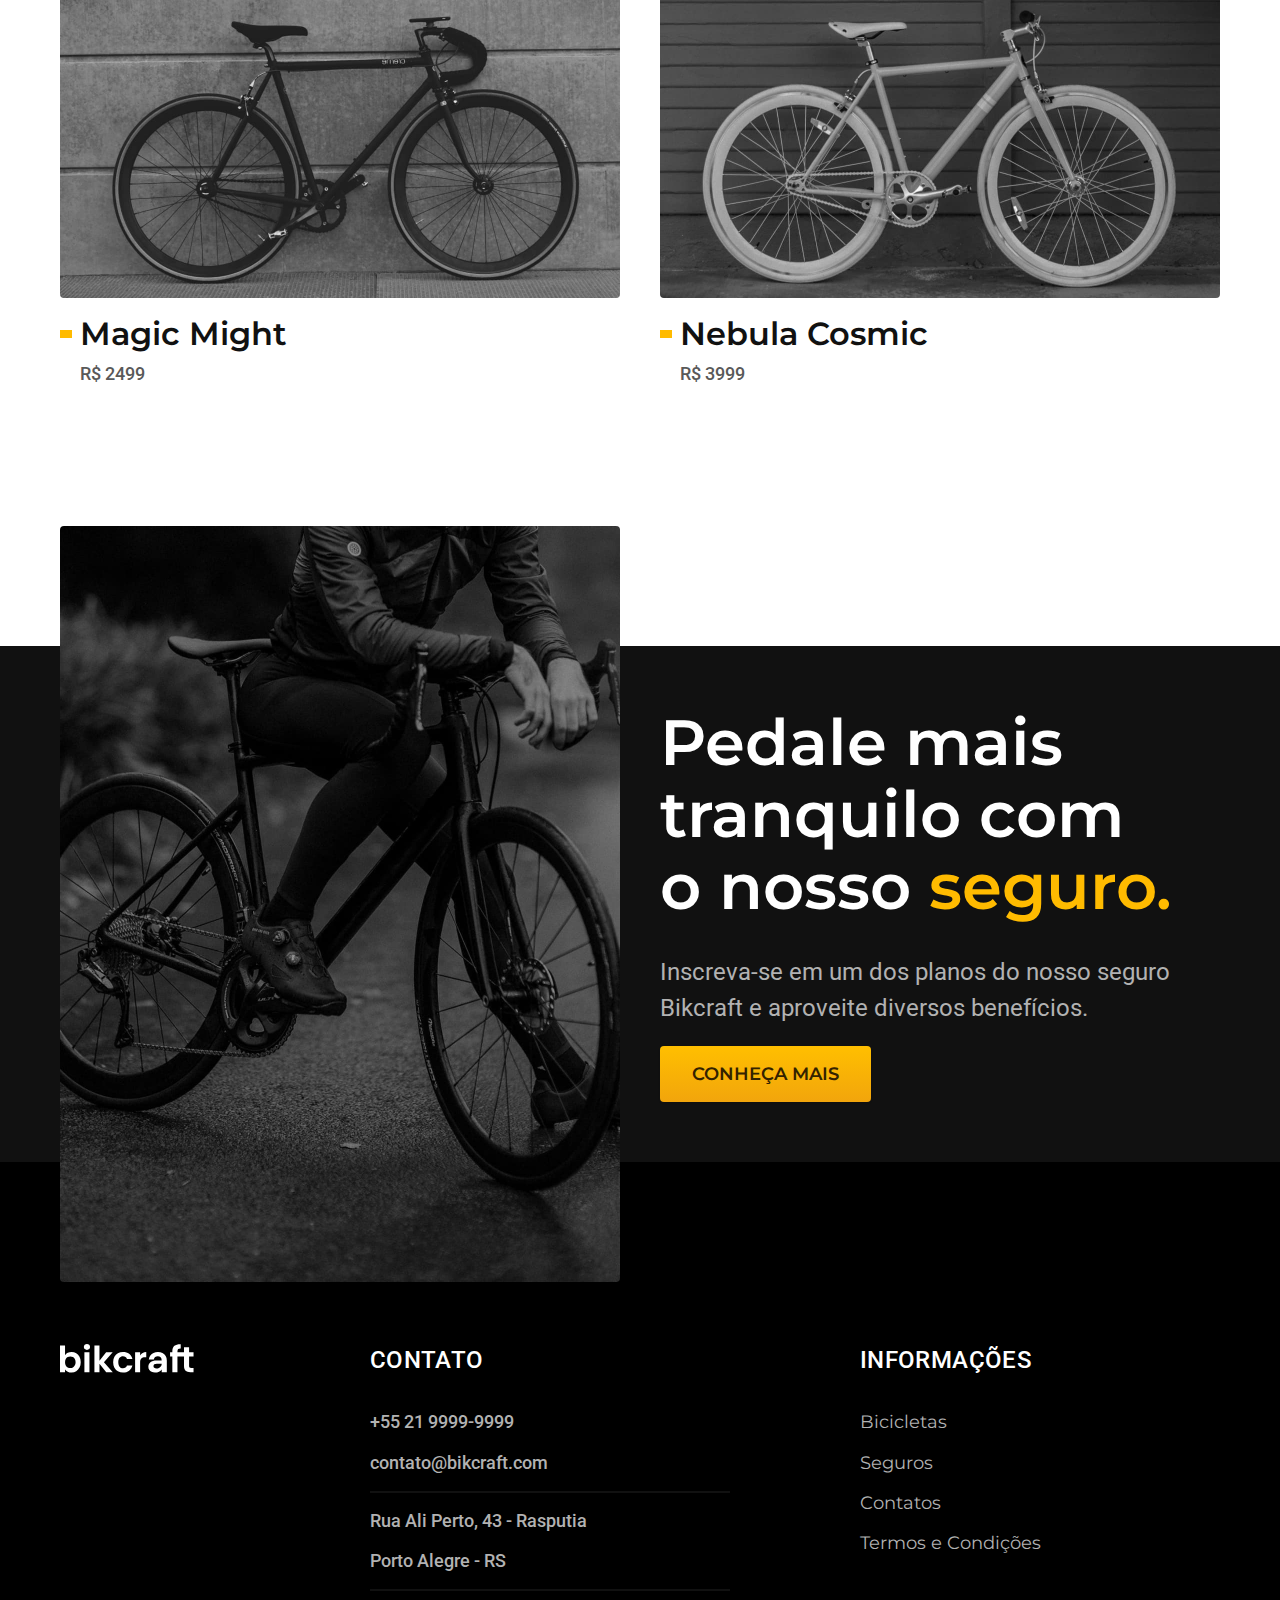
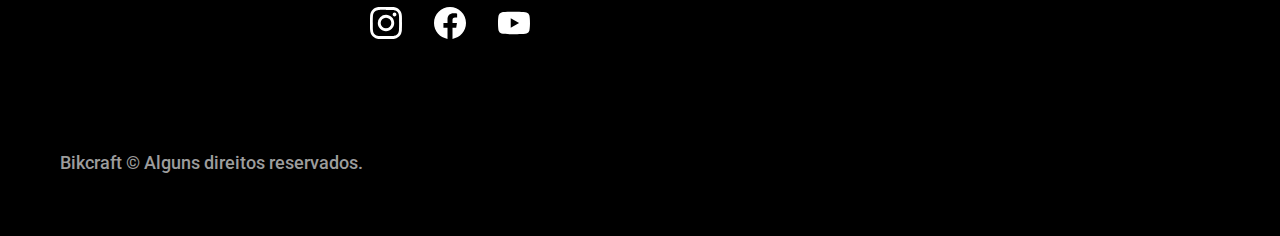
<file: bicicletas/nimbus.html>
<!DOCTYPE html>
<html lang="pt-BR">

<head>
  <meta charset="UTF-8">
  <meta name="viewport" content="width=device-width, initial-scale=1.0">
  <link rel="icon" href="../favicon.svg" type="image/svg+xml">
  <link rel="preload" href="../css/style.min.css" as="style">
  <link rel="stylesheet" href="../css/style.min.css">
  <title>Nimbus - Bikcraft</title>
  <meta name="description" content="Nimbus">


  <script>
    document.documentElement.classList.add('js');
  </script>

  <link rel="preconnect" href="https://fonts.googleapis.com">
  <link rel="preconnect" href="https://fonts.gstatic.com" crossorigin>
  <link href="https://fonts.googleapis.com/css2?family=Merriweather:ital,opsz,wght@0,18..144,300..900;1,18..144,300..900&family=Montserrat:ital,wght@0,100..900;1,100..900&family=Roboto:ital,wght@0,100..900;1,100..900&display=swap" rel="stylesheet">
</head>

<body id="bicicleta">
  <header class="header-bg">
    <div class="header container">
      <a href="../"> <img src="../img/bikcraft.svg" alt="Bikcraft"></a>

      <nav aria-label="primaria">
        <ul class="header-menu font-1-m cor-0">
          <li><a href="../bicicletas.html">Bicicletas</a></li>
          <li><a href="../seguros.html">Seguros</a></li>
          <li><a href="../contatos.html">Contatos</a></li>
        </ul>
      </nav>
    </div>
  </header>

  <main class="titulo-bg">
    <div>
      <div class="titulo container">
        <p class="font-2-xl cor-5">R$ 4999</p>
        <h1 class="font-1-xxl cor-0">Nimbus Stark<span class="cor-p1">.</span></h1>
      </div>
    </div>
    <div class="bicicleta container">
      <div class="bicicleta-imagens">
        <img src="../img/bicicleta/nimbus1.jpg" alt="Bicicleta 1">
        <img src="../img/bicicleta/nimbus2.jpg" alt="Bicicleta 2">
        <img src="../img/bicicleta/nimbus3.jpg" alt="Bicicleta 3">
      </div>
      <div class="bicicleta-conteudo">
        <p class="font-2-l cor-5">A Nimbus Stark é a melhor Bikcraft já criada pela nossa equipe. Ela vem equipada com os melhores acessórios, o que garante maior velocidade.</p>
        <div class="bicicleta-comprar">
          <a class="botao" href="../orcamento.html?tipo=bikcraft&produto=nimbus">Comprar Agora</a>
          <span class="font-1-xs cor-6"><img src="../img/icones/entrega.svg" alt=""> entrega em 5 dias</span>
          <span class="font-1-xs cor-6"><img src="../img/icones/estoque.svg" alt=""> 16 em estoque</span>
        </div>

        <h2 class="font-1-xs cor-0">Informações</h2>
        <ul class="bicicleta-informacoes">
          <li>
            <img src="../img/icones/eletrica.svg" alt="">
            <h3 class="font-1-m cor-0">Motor Elétrico</h3>
            <p class="font-2-xs cor-5">Permite você viajar distâncias inimaginaveis com a sua bike.</p>
          </li>
          <li>
            <img src="../img/icones/velocidade.svg" alt="">
            <h3 class="font-1-m cor-0">50 km/h</h3>
            <p class="font-2-xs cor-5">A mais rápida bicicleta elétrica disponível hoje no mercado.</p>
          </li>
          <li>
            <img src="../img/icones/rastreador.svg" alt="">
            <h3 class="font-1-m cor-0">Rastreador</h3>
            <p class="font-2-xs cor-5">Rastreador e sistema anti-furto para garantir o seu sossego.</p>
          </li>
          <li>
            <img src="../img/icones/carbono.svg" alt="">
            <h3 class="font-1-m cor-0">Fibra de Carbono</h3>
            <p class="font-2-xs cor-5">Maior proteção possível para a sua Bikcraft com fibra de carbono.</p>
          </li>
        </ul>
        <h2 class="font-1-xs cor-0">Ficha Técnica</h2>
        <ul class="bicicleta-ficha">
          <li class="font-2-s cor-4">Peso <span class="cor-6">9 kg</span></li>
          <li class="font-2-s cor-4">Altura <span class="cor-6">60 cm</span></li>
          <li class="font-2-s cor-4">Largura <span class="cor-6">120 cm</span></li>
          <li class="font-2-s cor-4">Profundidade <span class="cor-6">10 cm</span></li>
          <li class="font-2-s cor-4">Marchas <span class="cor-6">16</span></li>
          <li class="font-2-s cor-4">Roda <span class="cor-6">29</span></li>
        </ul>
      </div>
    </div>
  </main>

  <article class="bicicletas-lista container">
    <h2 class="font-1-xxl">Escolha a sua<span class="cor-p1">.</span></h2>

    <ul>
      <li>
        <a href="./magic.html"> <!-- envolver a lista dentro de um 'a' para que o objeto se torne todo clicavel-->
          <img src="../img/bicicletas/magic.jpg" alt="Bicicleta preta">
          <h3 class="font-1-xl">Magic Might</h3>
          <span class="font-2-m cor-8">R$ 2499</span>
        </a>
      </li>
      <li>
        <a href="./nebula.html">
          <img src="../img/bicicletas/nebula.jpg" alt="Bicicleta preta">
          <h3 class="font-1-xl">Nebula Cosmic</h3>
          <span class="font-2-m cor-8">R$ 3999</span>
        </a>
      </li>
    </ul>
  </article>

  <article class="seguro-bg">
    <div class="seguro container">
      <div class="seguro-imagem">
        <img src="../img/fotos/seguros.jpg" alt="Pessoa parada em cima de uma bicicleta">
      </div>
      <div class="seguro-conteudo">
        <h2 class="font-1-xxl cor-0">Pedale mais<br>tranquilo com<br>o nosso <span class="cor-p1">seguro.</span></h2>
        <p class="font-2-l cor-5">Inscreva-se em um dos planos do nosso seguro Bikcraft e aproveite diversos benefícios.</p>
        <a class="botao" href="../seguros.html">Conheça Mais</a>
      </div>
    </div>
  </article>

  <footer class="footer-bg">
    <div class="footer container">
      <img src="../img/bikcraft.svg" alt="Bikcraft">
      <div class="footer-contato">
        <h3 class="font-2-l-b cor-0">Contato</h3>
        <ul class="font-2-m cor-5">
          <li><a href="tel:+552199999999">+55 21 9999-9999</a></li>
          <li><a href="mailto:contato@bikcraft.com">contato@bikcraft.com</a></li>
          <li>Rua Ali Perto, 43 - Rasputia</li>
          <li>Porto Alegre - RS</li>
          <ul>
            <div class="footer-rede">
              <a href="../">
                <img src="../img/redes/instagram.svg" alt="Instagram"></a>
              <a href="../">
                <img src="../img/redes/facebook.svg" alt="Facebook"></a>
              <a href="../">
                <img src="../img/redes/youtube.svg" alt="Youtube"></a>
            </div>
          </ul>
        </ul>
      </div>
      <div class="footer-informacoes">
        <h3 class="font-2-l-b cor-0">Informações</h3>
        <nav>
          <ul class="font-1-m cor-5">
            <li><a href="../bicicletas.html">Bicicletas</a></li>
            <li><a href="../seguros.html">Seguros</a></li>
            <li><a href="../contatos.html">Contatos</a></li>
            <li><a href="../termos.html">Termos e Condições</a></li>
          </ul>
        </nav>
      </div>
      <p class="footer-copy font-2-m cor-6">Bikcraft © Alguns direitos reservados.</p>
    </div>
  </footer>
  <script src="../js/script.js">
  </script>
</body>

</html>
</file>
<file: css/style.css>
body {
  margin: 0px;
  font-family: Arial, Helvetica, sans-serif;
}

ul {
  margin: 0px;
  padding: 0px;
  list-style: none;
}

a {
  text-decoration: none;
}

.header-bg {
  background-color: #000000;
}

.header {
  display: flex;
  flex-wrap: wrap; /*serve para quebrar o elemento quando nao houver mais espaco*/
  gap: 20px; /*nao ira deixar grudar mais do que 20px ao arrastar a janela*/
  justify-content: space-between;
  align-items: center;
  box-sizing: border-box;
  padding: 20px;
  max-width: 1200px;
  margin-left: auto;
  margin-right: auto;
}

.header-menu {
  display: flex;
  flex-wrap: wrap;
  gap: 40px;
}

.header-menu a {
  color: #ffffff;
  display: inline-block;
  padding: 16px 0px;
  font-size: 18px;
  position: relative;
}

.header-menu a::after {
  /*se trata da criacao de um pseudo elemento onde sempre se define um tipo "content"*/
  content: "";
  display: block;
  height: 2px;
  width: 0%;
  background: #ffffff;
  margin-top: 4px; /*serve para afastar um pouco mais o elemento do texto*/
  transition: 0.3s; /*define o tempo da animacao deixando-a mais suave*/
  position: absolute;
}

.header-menu a:hover:after {
  /*serve para definir a transicao da animacao ao mexer do mouse*/
  width: 100%;
}

@media (max-width: 800px) {
  /*para mobile*/
  .header-menu {
    gap: 20px;
  }
  .header-menu a {
    background: #111111;
    padding: 12px 16px;
    border-radius: 4px; /*adicona uma borda deixando o menu muito mais parecido com um botao*/
  }
  .header-menu a:hover {
    /*define a acao ao passar o mouse por cima, tornando mais intuitivo para o usuario ao clicar*/
    background-color: #2e2e2e;
  }
  .header a::after {
    display: none; /*retira a animcao do menu para mobile*/
  }
}

@media (max-width: 600px) {
  .header-menu {
    gap: 12px;
  }
  .header-menu a {
    padding: 8px 12px;
    font-size: 14px;
  }
}
</file>
<file: css/style.min.css>
body{margin:0;font-family:Arial,Helvetica,sans-serif;color:#111}blockquote,dd,h1,h2,h3,h4,p,ul{margin:0}ul{padding:0;list-style:none}a{text-decoration:none;color:inherit}img{max-width:100%;height:auto;display:block}img[src$=".jpg"]{border-radius:4px}.font-1-xs{font:400 0.75rem/1.35 Montserrat,sans-serif}.font-2-xs{font:400 0.875rem/1.43 Roboto,sans-serif}.font-1-s{font:400 1rem/1.5 Montserrat,sans-serif}.font-2-s{font:400 1rem/1.5 Roboto,sans-serif}.font-1-m,.font-1-m-b{font:400 1.125rem/1.35 Montserrat,sans-serif}.font-1-m-b{font-weight:600}.font-2-m{font:500 1.125rem/1.35 Roboto,sans-serif}.font-1-l{font:400 1.5rem/1.5 Montserrat,sans-serif}.font-2-l,.font-2-l-b{font:400 1.5rem/1.5 Roboto,sans-serif}.font-2-l-b{font-weight:500;letter-spacing:.015em;text-transform:uppercase}.font-1-xl{font:600 2rem/1.25 Montserrat,sans-serif}.font-2-xl{font:500 2rem/1.25 Roboto,sans-serif}.font-1-xxl{font:600 4rem/1.125 Montserrat,sans-serif}@media (max-width:1200px){.font-1-xxl{font-size:3rem}.font-2-l,.font-2-l-b{font-size:1.25rem}}@media (max-width:800px){.font-1-xxl{font-size:2rem}.font-1-xl,.font-2-xl{font-size:1.5rem}}:root{--cor-0:#ffffff;--cor-1:#f7f7f7;--cor-2:#ededed;--cor-3:#dedede;--cor-4:#cccccc;--cor-5:#b2b2b2;--cor-6:#9c9c9c;--cor-7:#717171;--cor-8:#595959;--cor-9:#404040;--cor-10:#2e2e2e;--cor-11:#111111;--cor-12:#000000;--cor-p1:#ffbb00;--cor-p2:#e4a30b;--cor-p3:#a66f00;--cor-p4:#664400;--cor-p5:#332200}.cor-0{color:var(--cor-0)}.cor-1{color:var(--cor-1)}.cor-2{color:var(--cor-2)}.cor-3{color:var(--cor-3)}.cor-4{color:var(--cor-4)}.cor-5{color:var(--cor-5)}.cor-6{color:var(--cor-6)}.cor-7{color:var(--cor-7)}.cor-8{color:var(--cor-8)}.cor-9{color:var(--cor-9)}.cor-10{color:var(--cor-10)}.cor-11{color:var(--cor-11)}.cor-12{color:var(--cor-12)}.cor-p1{color:var(--cor-p1)}.cor-p2{color:var(--cor-p2)}.cor-p3{color:var(--cor-p3)}.cor-p4{color:var(--cor-p4)}.cor-p5{color:var(--cor-p5)}.header-bg{background-color:var(--cor-12)}.header{display:flex;flex-wrap:wrap;gap:20px;justify-content:space-between;align-items:center;padding-top:20px;padding-bottom:20px}.header-menu{display:flex;flex-wrap:wrap;gap:40px}.header-menu a{display:inline-block;padding:16px 0;position:relative}.header-menu a::after{content:"";display:block;height:2px;width:0%;background:var(--cor-0);margin-top:4px;transition:.3s;position:absolute}.header-menu a.ativo::after,.header-menu a:hover:after{width:100%}@media (max-width:800px){.header-menu{gap:20px}.header-menu a{background:var(--cor-11);padding:12px 16px;border-radius:4px}.header-menu a:hover{background-color:var(--cor-10)}.header a::after{display:none}}@media (max-width:600px){.header-menu{gap:12px}.header-menu a{padding:8px 12px;font-size:14px}}.footer-bg{background-color:var(--cor-12)}.footer{display:grid;grid-template-columns:3fr 5fr 4fr;gap:40px;padding-top:60px;padding-bottom:60px}.footer h3{margin-bottom:32px}.footer-contato ul{margin-bottom:32px}.footer-contato li:nth-child(2n)::after{content:"";display:block;max-width:360px;height:2px;background:var(--cor-11);margin-top:16px}.footer li{margin-bottom:16px}.footer-rede{display:flex;gap:32px}.footer a:hover{color:var(--cor-0)}.footer-copy{grid-column:1/-1;margin-top:40px}@media (max-width:800px){.footer>img{display:none}.footer{grid-template-columns:1fr 1fr}}@media (max-width:600px){.footer{grid-template-columns:1fr;gap:60px}.footer-copy{margin-top:0}}.introducao-bg{background:var(--cor-12) url(../img/dec/bottom-left.svg) no-repeat bottom 160px left 20px;box-shadow:inset 0 -120px var(--cor-0)}.introducao{display:grid;grid-template-columns:1fr 1fr;gap:0 40px;box-sizing:border-box}.introducao-conteudo{align-self:end;padding-bottom:200px}.introducao img{width:100%;height:100%;object-fit:cover;border-radius:5px}.introducao h1{margin-bottom:32px}.introducao p{margin-bottom:20px}@media (max-width:800px){.introducao-bg{background:var(--cor-11);padding:40px;box-shadow:inset 0 -60px #fff}.introducao{grid-template-columns:1fr;gap:32px}.introducao-conteudo{padding-bottom:0}.introducao h1{margin-bottom:16px}.introducao img{height:300px;width:100%}}.tecnologia-bg{background-color:var(--cor-11);box-shadow:inset 0 80px var(--cor-0),inset 0 -80px var(--cor-0)}.tecnologia{display:grid;grid-template-columns:1fr 1fr;gap:40px}.tecnologia-imagem img{width:100%;height:100%;object-fit:cover;object-position:left}.tecnologia-conteudo{padding-top:160px;padding-bottom:160px}.tecnologia-conteudo>span{display:block;margin-bottom:20px}.tecnologia-conteudo h2{display:block;margin-bottom:32px}.tecnologia-conteudo>p{margin-bottom:20px}.tecnologia a{margin-bottom:80px}.tecnologia-vantagens{display:flex;gap:40px}.tecnologia-vantagens h3{margin-bottom:8px;width:max-content}.tecnologia-vantagens img{width:24px;margin-bottom:8px}@media (max-width:800px){.tecnologia-bg{box-shadow:initial}.tecnologia{grid-template-columns:1fr}.tecnologia-conteudo{padding-top:60px;padding-bottom:60px}.tecnologia-imagem{display:none}.tecnologia a{margin-bottom:60px}}@media (max-width:600px){.tecnologia-vantagens{flex-direction:column}}.parceiros{padding-top:60px;padding-bottom:120px}.parceiros h2{margin-bottom:60px}.parceiros ul{padding:0 20px;max-width:1400px;display:grid;grid-template-columns:repeat(4,1fr);margin:0 auto}.parceiros li{display:flex;padding:32px;border-left:2px solid var(--cor-2)}.parceiros img{margin:auto}.parceiros li:first-child,.parceiros li:nth-child(5){border-left:none}.parceiros li:nth-child(n+5){border-top:2px solid var(--cor-2)}@media (max-width:800px){.parceiros{padding-bottom:60px}.parceiros li{display:flex;padding:20px}.parceiros h2{margin-bottom:20px}.parceiros ul{grid-template-columns:repeat(2,1fr)}.parceiros li:nth-child(n+3){border-top:2px solid var(--cor-2)}.parceiros li:nth-child(odd){border-left:none}}.depoimento{display:grid;grid-template-columns:1fr 1fr;background-color:var(--cor-p1);overflow:hidden}.depoimento img{width:100%;height:100%;object-fit:cover;border-radius:0}.depoimento-conteudo{padding:40px 40px 80px 80px;align-self:end;background:url(../img/dec/bottom-right-p.svg) no-repeat bottom 40px right 40px}.depoimento-conteudo p{max-width:32ch;font-family:Georgia,serif;font-style:italic;font-weight:900;margin-bottom:32px;position:relative}.depoimento p::after,.depoimento p::before{font-size:5rem;color:var(--cor-p2);position:absolute}.depoimento p::before{content:"“";left:-50px;top:-20px}.depoimento p::after{content:"”"}@media (min-width:1200px){.depoimento img{max-height:520px}}@media (max-width:800px){.depoimento{grid-template-columns:1fr;text-align:center}.depoimento img{max-height:200px}.depoimento-conteudo{padding:40px 20px;justify-self:center;background:var(--cor-p1)}}.container{box-sizing:border-box;max-width:1200px;padding-left:20px;padding-right:20px;margin-left:auto;margin-right:auto}.botao{display:inline-block;padding:16px 32px;background:linear-gradient(#ffbf00,#f2a50c);border-radius:4px;box-shadow:0 1px 2px rgba(0,0,0,.1);text-transform:uppercase;color:var(--cor-p5);font:600 1.125rem/1.35 Montserrat,sans-serif;max-width:max-content;border:none;cursor:pointer}.botao:hover{background:linear-gradient(#ffb60d,#e59317)}.botao.secundario{background:var(--cor-10);color:var(--cor-2)}.botao.secundario:hover{background:var(--cor-9)}.botao.seta{display:flex;align-items:center}.botao.seta::after{content:"";display:inline-block;width:18px;height:10px;margin-left:12px;background:url(../img/icones/seta.svg);transition:tranform .2s}.botao.seta:hover::after{transform:translateX(4px)}@media (max-width:600px){.botao{padding:12px 16px;font-size:1rem}}.link{display:inline-block;color:var(--cor-p1);font:500 1.5rem/1.5 Montserrat,sans-serif;text-transform:uppercase}.link::after{content:"";display:block;width:100%;height:4px;background-color:currentColor}.link:hover{color:var(--cor-0)}.titulo-bg{padding-top:60px;padding-bottom:60px;background-color:var(--cor-11)}.titulo{background:url(../img/dec/top-right.svg) no-repeat top right 20px}.titulo p{margin-bottom:4px}@media (max-width:800px){.titulo{padding-top:40px;padding-bottom:40px}.titulo p{font-size:1rem;text-transform:lowercase;font-weight:400}}.form{display:grid;grid-template-columns:1fr 1fr;gap:20px}.form label{display:block;font:400 1rem/1.5 Montserrat,sans-serif;margin-bottom:4px}.form .col-2{grid-column:span 2}.form input[type=email],.form input[type=text],.form textarea{font:400 1rem/1.5 Roboto,sans-serif;background:var(--cor-1);border:1px solid var(--cor-2);padding:12px;border-radius:4px;width:100%;box-sizing:border-box}.form input[type=email]:focus,.form input[type=text]:focus,.form textarea:focus{outline:0;border-color:var(--cor-p1);background:var(--cor-0);box-shadow:0 0 0 #fea}@media (max-width:600px){.form{grid-template-columns:1fr}.form .col-2{grid-column:1}}.js .fadeInDown{transform:translate3d(0,-20px,0)}.js .fadeInUp{transform:translate3d(0,20px,0)}.js .fadeInRight{transform:translate3d(20px,0,0)}.js .fadeInLeft{transform:translate3d(-20px,0,0)}.js [data-anime]{opacity:0}.js .anime{opacity:1;transform:none;transition:transform .8s,opacity .8s}.bicicletas-lista{padding-top:60px;padding-bottom:120px}.bicicletas-lista h2{margin-bottom:40px}.bicicletas-lista ul{display:flex;gap:40px;padding:0 20px 20px 20px;max-width:1400px;margin-left:auto;margin-right:auto;overflow-x:auto}#bicicleta .bicicletas-lista ul{padding:0 0 20px 0}.bicicletas-lista li{flex:1;min-width:200px}.bicicletas-lista a{display:block}.bicicletas-lista img{margin-bottom:16px}.bicicletas-lista h3{margin-bottom:8px;display:flex;align-items:center}.bicicletas-lista h3::before{content:"";display:inline-block;height:8px;width:12px;margin-right:8px;background-color:var(--cor-p1);transition:width .2s}.bicicletas-lista a:hover h3::before{width:24px}.bicicletas-lista li span{padding-left:20px}@media (max-width:800px){.bicicletas-lista{padding-top:60px;padding-bottom:60px}.bicicletas-lista ul{gap:20px}}.bicicletas-bg{background:linear-gradient(to right,var(--cor-0) 30%,var(--cor-11) 0)}.bicicletas{display:grid;grid-template-columns:1fr 1fr;gap:40px;padding-top:60px;padding-bottom:60px;background:url(../img/dec/top-right.svg) no-repeat top 40px right 20px}.bicicletas-imagem{display:grid}.bicicletas-imagem img{grid-area:1/1}.bicicletas-imagem span{grid-area:1/1;place-self:start end;margin-top:20px;background:var(--cor-12);display:inline-block;padding:8px 16px 8px 8px;border-radius:4px 0 0 4px}.bicicletas-conteudo{display:grid;grid-template-columns:1fr auto;align-content:start}.bicicletas h2,.bicicletas p{grid-column:1/-1}.bicicletas h2{margin-bottom:20px}.bicicletas h2::before{content:"";display:block;width:12px;height:8px;background-color:var(--cor-p1);margin-bottom:8px}.bicicletas p{margin-bottom:32px}.bicicletas a{place-self:end}.bicicletas li{display:flex;align-items:center}.bicicletas ul{display:grid;gap:16px}.bicicletas-conteudo img{width:24px;margin-right:8px}@media (max-width:800px){.bicicletas-bg{background:var(--cor-11)}.bicicletas{grid-template-columns:1fr;gap:20px;padding-top:40px;padding-bottom:40px}}@media (max-width:600px){.bicicletas-conteudo{grid-template-columns:1fr}.bicicletas ul{font-size:1rem;grid-template-columns:1fr 1fr;margin-bottom:32px}.bicicletas a{place-self:start}}.seguros-bg{background:var(--cor-11)}.seguros{padding-top:60px;padding-bottom:60px;display:grid;grid-template-columns:1fr 1fr;gap:40px;align-items:center}#seguros .seguros{padding-top:0}.seguros h2{grid-column:1/-1}.seguros-item{background-color:var(--cor-12);padding:32px 32px 32px 60px;display:grid;grid-template-columns:1fr auto;border-radius:4px}.seguros-item h3{margin-bottom:40px}.seguros-item span{grid-column:2;display:block;text-align:right}.seguros-item ul{grid-column:1/-1;margin-bottom:32px}.seguros-item li{display:flex;align-items:center;position:relative}.seguros-item li+li{margin-top:20px}.seguros-item li::before{content:"";display:inline-block;width:13px;height:9px;background-image:url(../img/icones/lista.svg);position:absolute;left:-21px}.seguros-item a{grid-column:1/-1}@media (max-width:800px){.seguros{grid-template-columns:1fr}}.perguntas{padding-bottom:120px;padding-top:120px}.perguntas h2{margin-bottom:60px}.perguntas dl>div{padding:20px;border-radius:4px}.perguntas dl>div:nth-child(odd){background-color:var(--cor-1)}.perguntas button{display:grid;grid-template-columns:auto 1fr auto;align-items:center;gap:8px;cursor:pointer;border:none;background:0 0;width:100%;text-align:left}.perguntas button::before{content:"";display:inline-block;width:12px;height:8px;background-color:var(--cor-p1)}.perguntas button::after{content:"";display:inline-block;width:14px;height:6px;background:url(../img/icones/seta-abrir.svg);transform:.3s}.perguntas button:hover::after,.perguntas button[aria-expanded=true]::after{transform:rotate(180deg)}.js .perguntas dd{display:none}.js .perguntas dd.ativa{display:block}.perguntas dd{padding-left:20px;padding-top:16px;max-width:80ch}@media (max-width:800px){.perguntas{padding-top:60px;padding-bottom:60px}.perguntas h2{margin-bottom:60px}}.vantagens-bg{background-color:var(--cor-12)}.vantagens{padding-top:120px;padding-bottom:120px}.vantagens h2{margin-bottom:60px}.vantagens ul{display:grid;grid-template-columns:repeat(auto-fit,minmax(280px,max-content));gap:40px 80px}.vantagens h3,.vantagens img{margin-bottom:8px}@media (max-width:800px){.vantagens{padding-top:60px;padding-bottom:60px}.vantagens h2{margin-bottom:40px}.vantagens ul{gap:20px}}.termos{padding-top:80px;padding-bottom:80px}.termos h2{font-weight:600;margin-bottom:20px}.termos p+h2{margin-top:40px}.termos p{max-width:75ch;margin-bottom:24px}.bicicleta{display:grid;grid-template-columns:1fr 1fr;align-items:start;gap:40px;padding-top:60px;padding-bottom:60px}#bicicleta .titulo p{text-transform:uppercase}.bicicleta-imagens{display:flex;flex-wrap:wrap;gap:20px}.bicicleta-imagens img{flex:1;min-width:200px}.bicicleta-imagens img:first-child{min-width:100%}.bicicleta-conteudo>p{margin-bottom:32px}.bicicleta-comprar{display:grid;grid-template-columns:max-content auto;align-items:center;justify-items:start;gap:8px 12px;margin-bottom:40px}.bicicleta-comprar a{grid-row:span 2}.bicicleta-comprar span{display:flex;align-items:center;background-color:var(--cor-12);gap:8px;padding:4px 8px;border-radius:4px}.bicicleta-conteudo h2{text-transform:uppercase;letter-spacing:.15em;margin-bottom:12px}.bicicleta-ficha,.bicicleta-informacoes{padding:32px;background-color:var(--cor-12);border-radius:4px;margin-bottom:40px}.bicicleta-informacoes{display:grid;grid-template-columns:1fr 1fr;gap:32px}.bicicleta-informacoes img{width:24px;margin-bottom:8px}.bicicleta-informacoes h3{margin-bottom:8px}.bicicleta-ficha li{display:flex;padding:4px 0;justify-content:space-between;border-bottom:1px solid var(cor-11)}.bicicleta-ficha li:last-child{border-bottom:none}@media (max-width:800px){.bicicleta{grid-template-columns:1fr;padding-top:40px;padding-bottom:40px}.bicicleta-imagens{grid-row:2}}@media (max-width:500px){.bicicleta-informacoes{grid-template-columns:1fr}.bicicleta-comprar{grid-template-columns:1fr}}.seguro-bg{background-color:var(--cor-11);box-shadow:inset 0 120px var(--cor-0),inset 0 -120px var(--cor-12)}.seguro{display:grid;grid-template-columns:1fr 1fr;gap:40px}.seguro-imagem img{width:100%;height:100%;object-fit:cover}.seguro-conteudo{padding-top:180px;padding-bottom:180px}.seguro h2{margin-bottom:32px}.seguro p{margin-bottom:20px}@media (max-width:800px){.seguro-bg{box-shadow:inset 0 -60px var(--cor-12)}.seguro{grid-template-columns:1fr}.seguro-imagem{height:200px}.seguro-conteudo{grid-row:1;padding-top:40px;padding-bottom:0}}#contato{background:linear-gradient(var(--cor-11) 600px,var(--cor-1) 0)}.contato{display:grid;grid-template-columns:5fr 7fr}.contato-dados,.contato-formulario{padding:60px;box-shadow:0 1px 2px rgba(0,0,0,.1)}.contato-dados{border-radius:5px 0 0 5px;background:var(--cor-12) url(../img/dec/bottom-left.svg) no-repeat bottom 20px left 20px}.contato-formulario{border-radius:0 5px 5px 0;background:var(--cor-0) url(../img/dec/bottom-right.svg) no-repeat bottom 20px right 20px}.contato-dados h2{margin-bottom:60px}.contato-endereco{margin-bottom:32px;padding-left:28px;background:url(../img/icones/local.svg) no-repeat 0 2px}.contato-endereco p{margin-bottom:8px}.contato-meios a{display:block;max-width:max-content;margin-bottom:8px;padding-left:28px}.contato-meios a:hover{color:var(--cor-0)}.contato-meios a:first-child{background:url(../img/icones/email.svg) no-repeat 0 2px}.contato-meios a:nth-child(2){margin-bottom:32px}.contato-meios a:nth-child(3){background:url(../img/icones/telefone.svg) no-repeat 0 2px;margin-bottom:60px}.contato-redes{display:flex;gap:32px;padding-left:28px}@media (max-width:800px){.contato{grid-template-columns:1fr}.contato-dados,.contato-formulario{padding:20px}.contato-dados{border-radius:5px 5px 0 0;background:var(--cor-12)}.contato-formulario{border-radius:0 0 5px 5px}.contato-dados h2,.contato-meios a:nth-child(3){margin-bottom:32px}.contato-redes{margin-bottom:12px}}.lojas{display:grid;grid-template-columns:1fr 1fr;gap:0 40px;padding-top:120px;padding-bottom:120px}.lojas h2{grid-column:1/-1;margin-bottom:60px}.lojas img{border-radius:4px 4px 0 0}.lojas-item{border-radius:4px;background:var(--cor-0);box-shadow:0 1px 2px rgba(0,0,0,.1)}.lojas-conteudo{display:grid;grid-template-columns:1fr 1fr;gap:32px 16px;padding:32px}.lojas-conteudo h3,.lojas-tempo{grid-column:1/-1}.lojas-dados{display:grid;gap:8px;border-left:2px solid var(--cor-2);padding-left:12px}.lojas-tempo{display:flex;align-items:center;gap:8px}@media (max-width:800px){.lojas{gap:20px;padding-top:60px;padding-bottom:60px}.lojas h2{margin-bottom:32px}.lojas-conteudo{grid-template-columns:1fr}}@media (max-width:600px){.lojas{grid-template-columns:1fr}}.orcamento{background:linear-gradient(var(--cor-11) 600px,var(--cor-1) 0)}.orcamento{display:grid;grid-template-columns:5fr 7fr;padding-bottom:120px}.orcamento h2{text-transform:uppercase;position:relative;display:flex;align-items:center}.orcamento h2::before{content:"";display:inline-block;width:4px;height:8px;background-color:var(--cor-p1);position:absolute;left:-12px}.orcamento-dados,.orcamento-produto{padding:60px;box-shadow:0 1px 2px rgba(0,0,0,.1)}.orcamento-produto{border-radius:5px 0 0 5px;background:var(--cor-12) url(../img/dec/bottom-left.svg) no-repeat bottom 20px left 20px;display:grid;grid-template-columns:1fr 1fr;gap:20px;align-content:start}.orcamento-produto>*{grid-column:1/-1}.orcamento-produto>label{grid-column:initial}.orcamento-produto label{font:400 1rem/1.5 Montserrat,sans-serif;color:var(--cor-4);background-color:var(--cor-10);padding:12px 16px;border-radius:4px;cursor:pointer;display:grid;grid-template-columns:auto 1fr auto;align-items:center;border:1px solid var(--cor-10)}.orcamento-produto input:checked+label{background:var(--cor-0);color:var(--cor-11)}.orcamento-produto label::before{content:"";display:inline-block;box-sizing:border-box;width:12px;height:12px;border:1px solid var(--cor-6);border-radius:50%;margin-right:8px}.orcamento-produto input:checked+label::before{border-color:var(--cor-7);box-shadow:inset 0 0 0 3px var(--cor-0),inset 0 0 0 6px var(--cor-7)}.orcamento-produto label:hover{background-color:var(--cor-9);border-color:var(--cor-9)}.orcamento-produto input:focus+label{box-shadow:0 0 0 2px var(--cor-p1);border-color:var(--cor-12)}.orcamento-produto label span{display:none}.orcamento-produto input:checked+label span{display:inline-block}.orcamento-produto input{opacity:0;position:absolute;pointer-events:none}.orcamento-dados{border-radius:0 5px 5px 0;background:var(--cor-0) url(../img/dec/bottom-right.svg) no-repeat bottom 20px right 20px}.orcamento-conteudo{display:none}.orcamento-conteudo h2,.orcamento-dados h2:nth-of-type(n+2){margin-top:20px}#bikcraft:checked~#orcamento-bikcraft,#seguro:checked~#orcamento-seguro{display:grid;gap:20px}.orcamento-detalhes{display:none;background:var(--cor-0);padding:20px;grid-template-columns:1fr 1fr;border-radius:4px;align-items:center}.orcamento-detalhes li{display:flex;align-items:center;margin-bottom:8px}.orcamento-detalhes li img{width:16px;margin-right:8px}.orcamento-produto input:checked+label+.orcamento-detalhes{display:grid}@media (max-width:1200px){.orcamento-dados,.orcamento-produto{padding:32px}}@media (max-width:800px){.orcamento{grid-template-columns:1fr}.orcamento-dados{border-radius:0 0 5px 5px}.orcamento-produto{border-radius:5px 5px 0 0;background:var(--cor-12)}}@media (max-width:400px){.orcamento-produto{grid-template-columns:1fr}}
</file>
